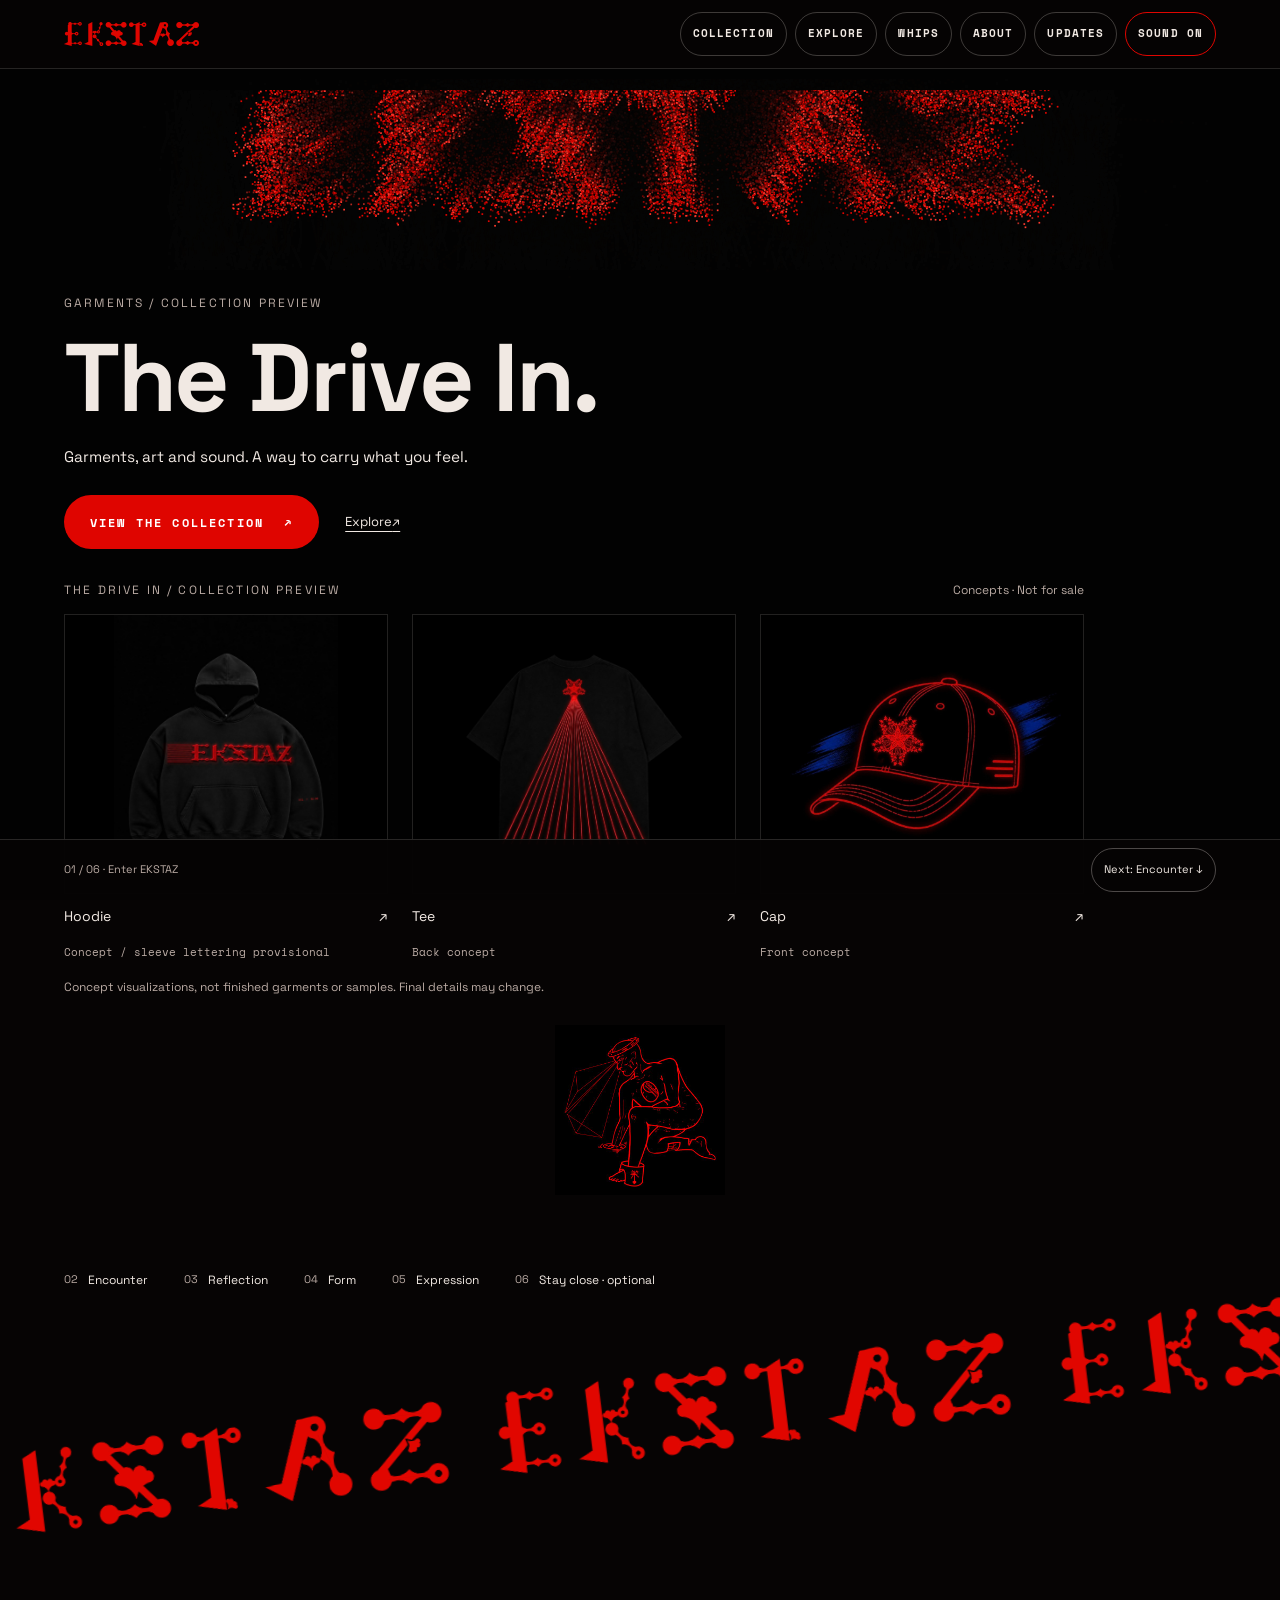
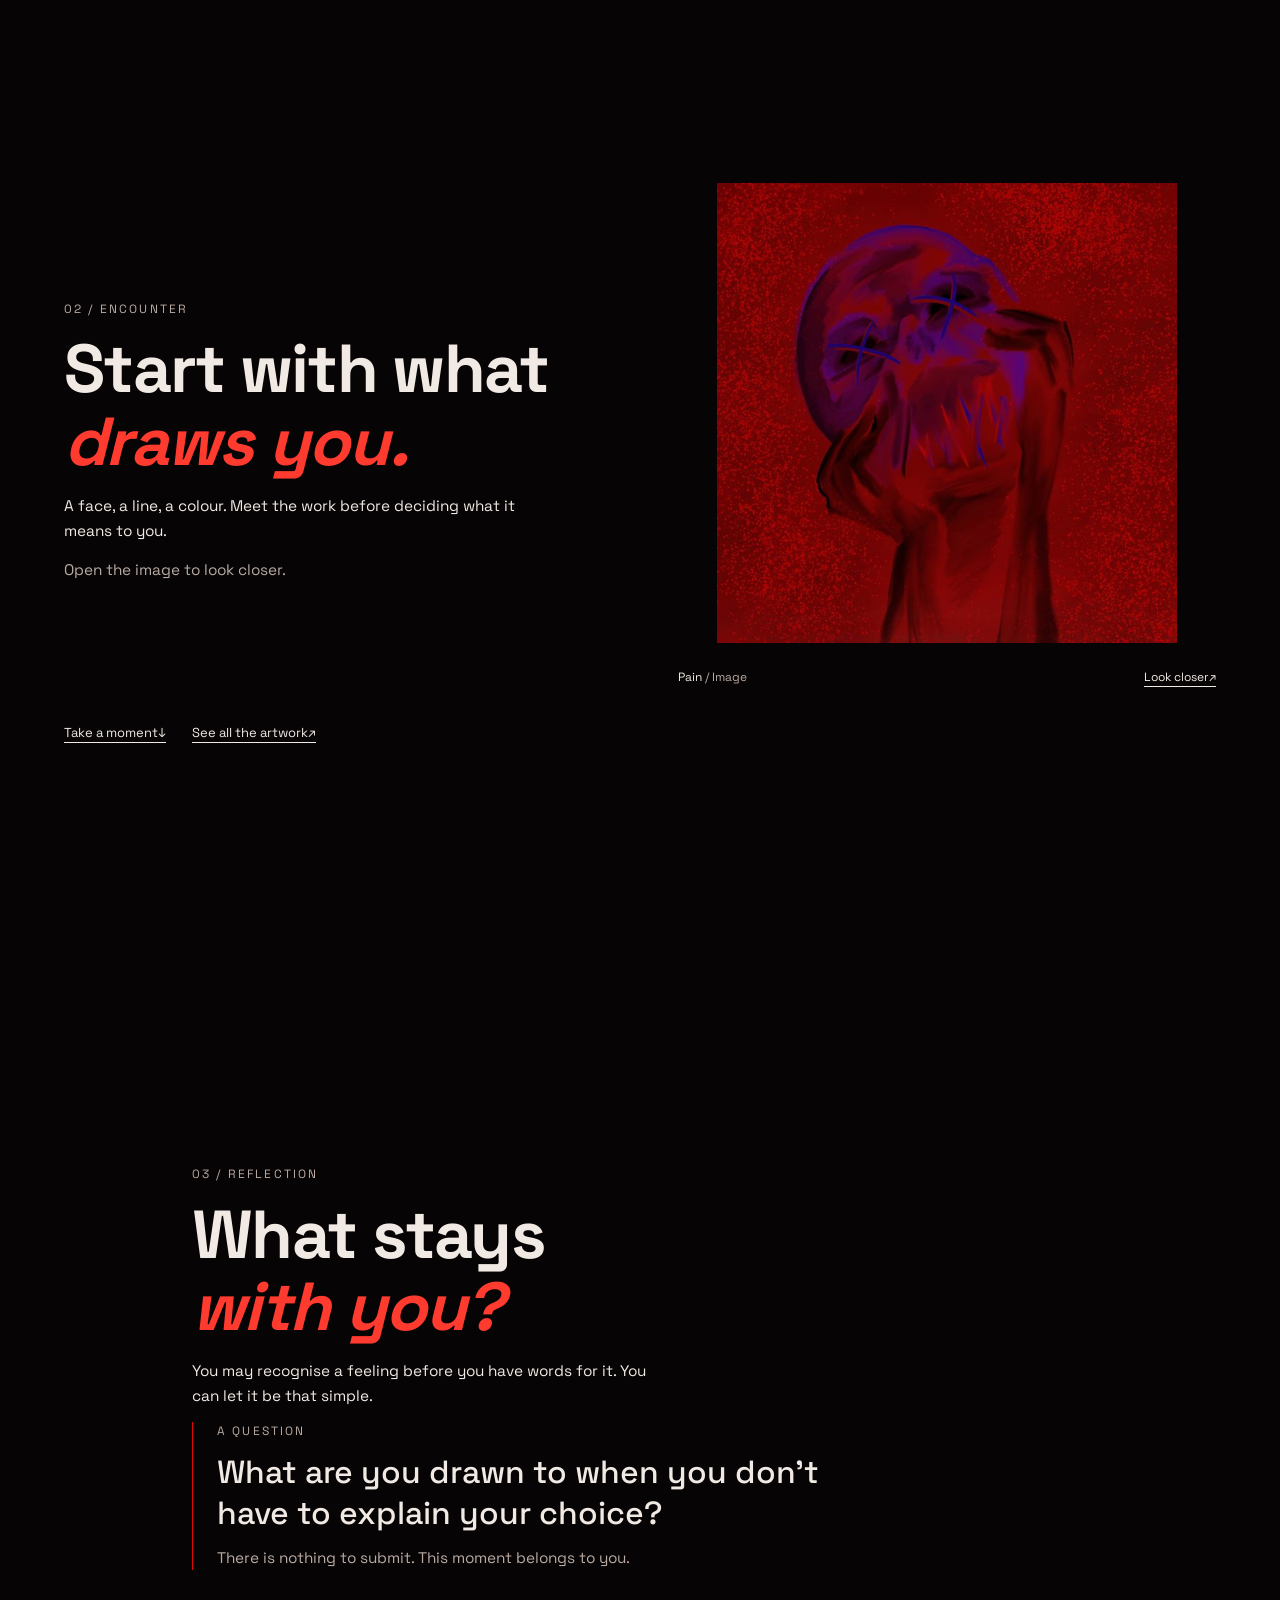
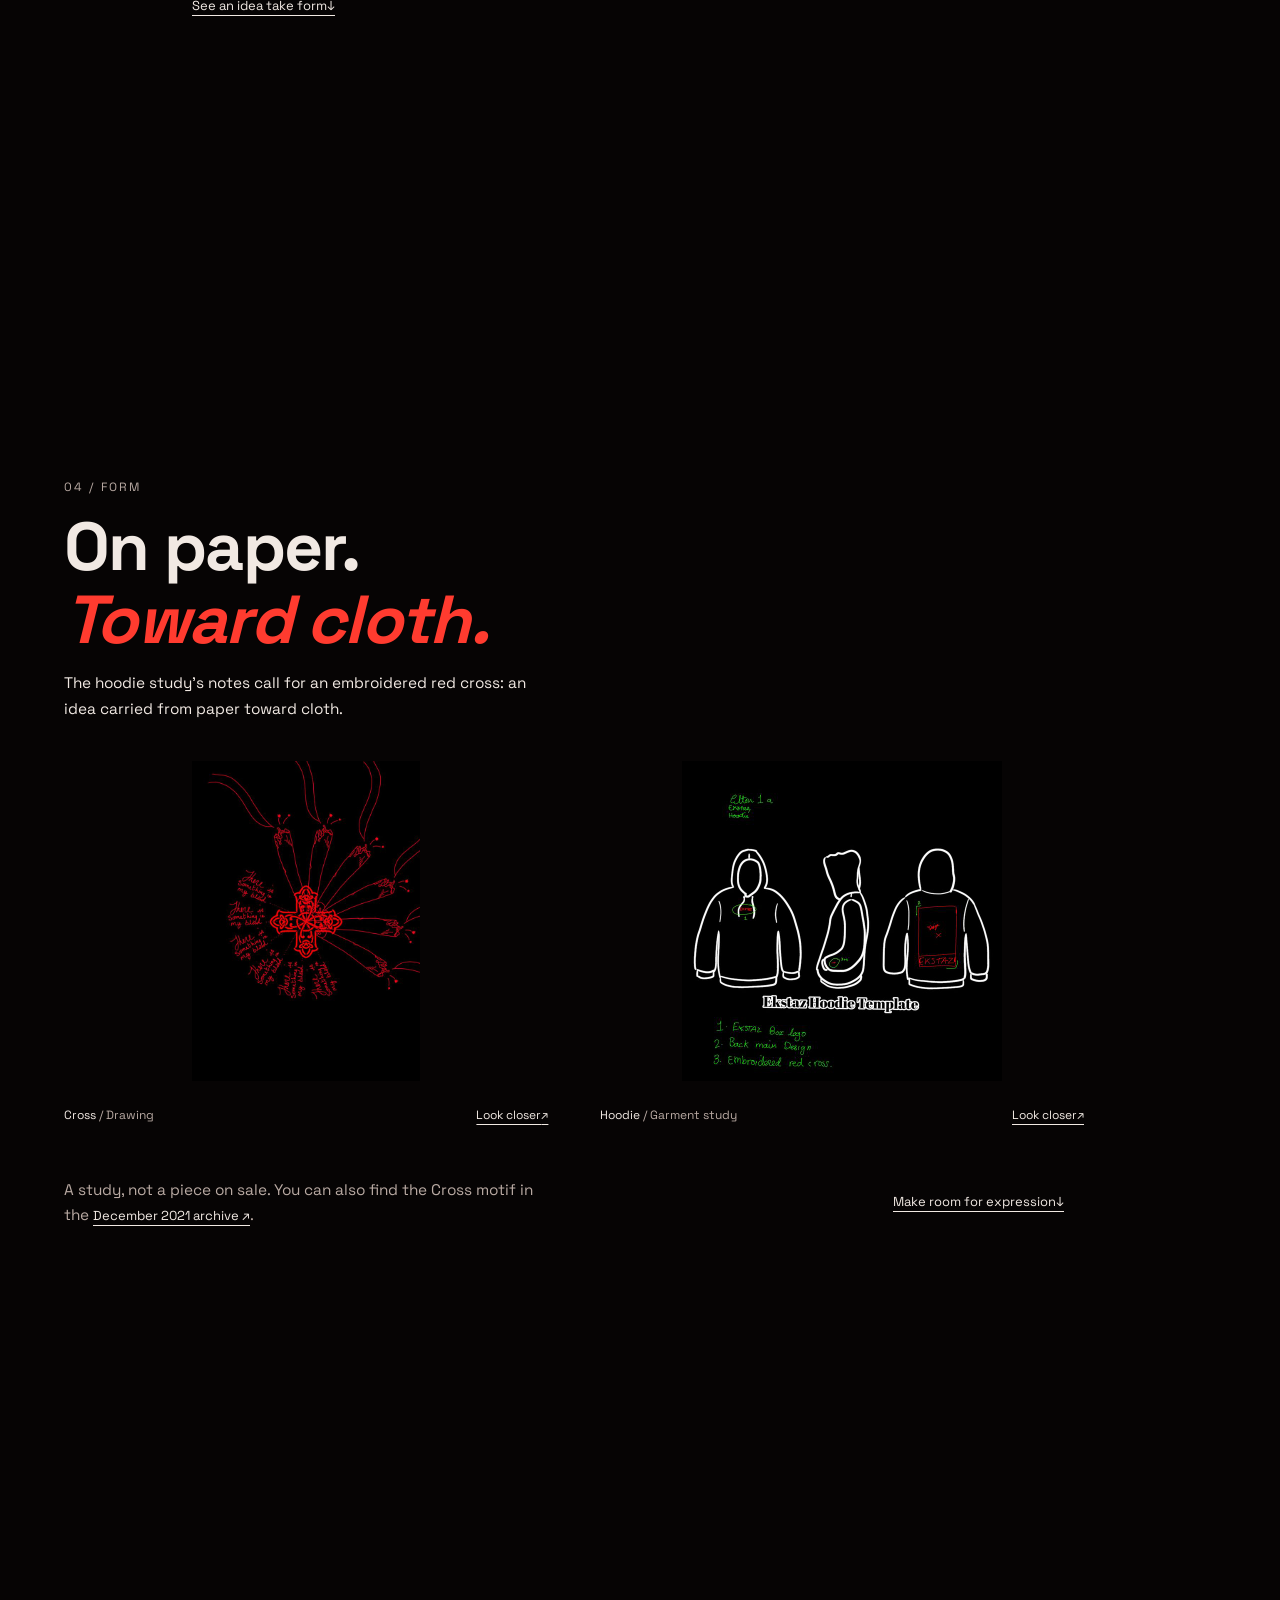
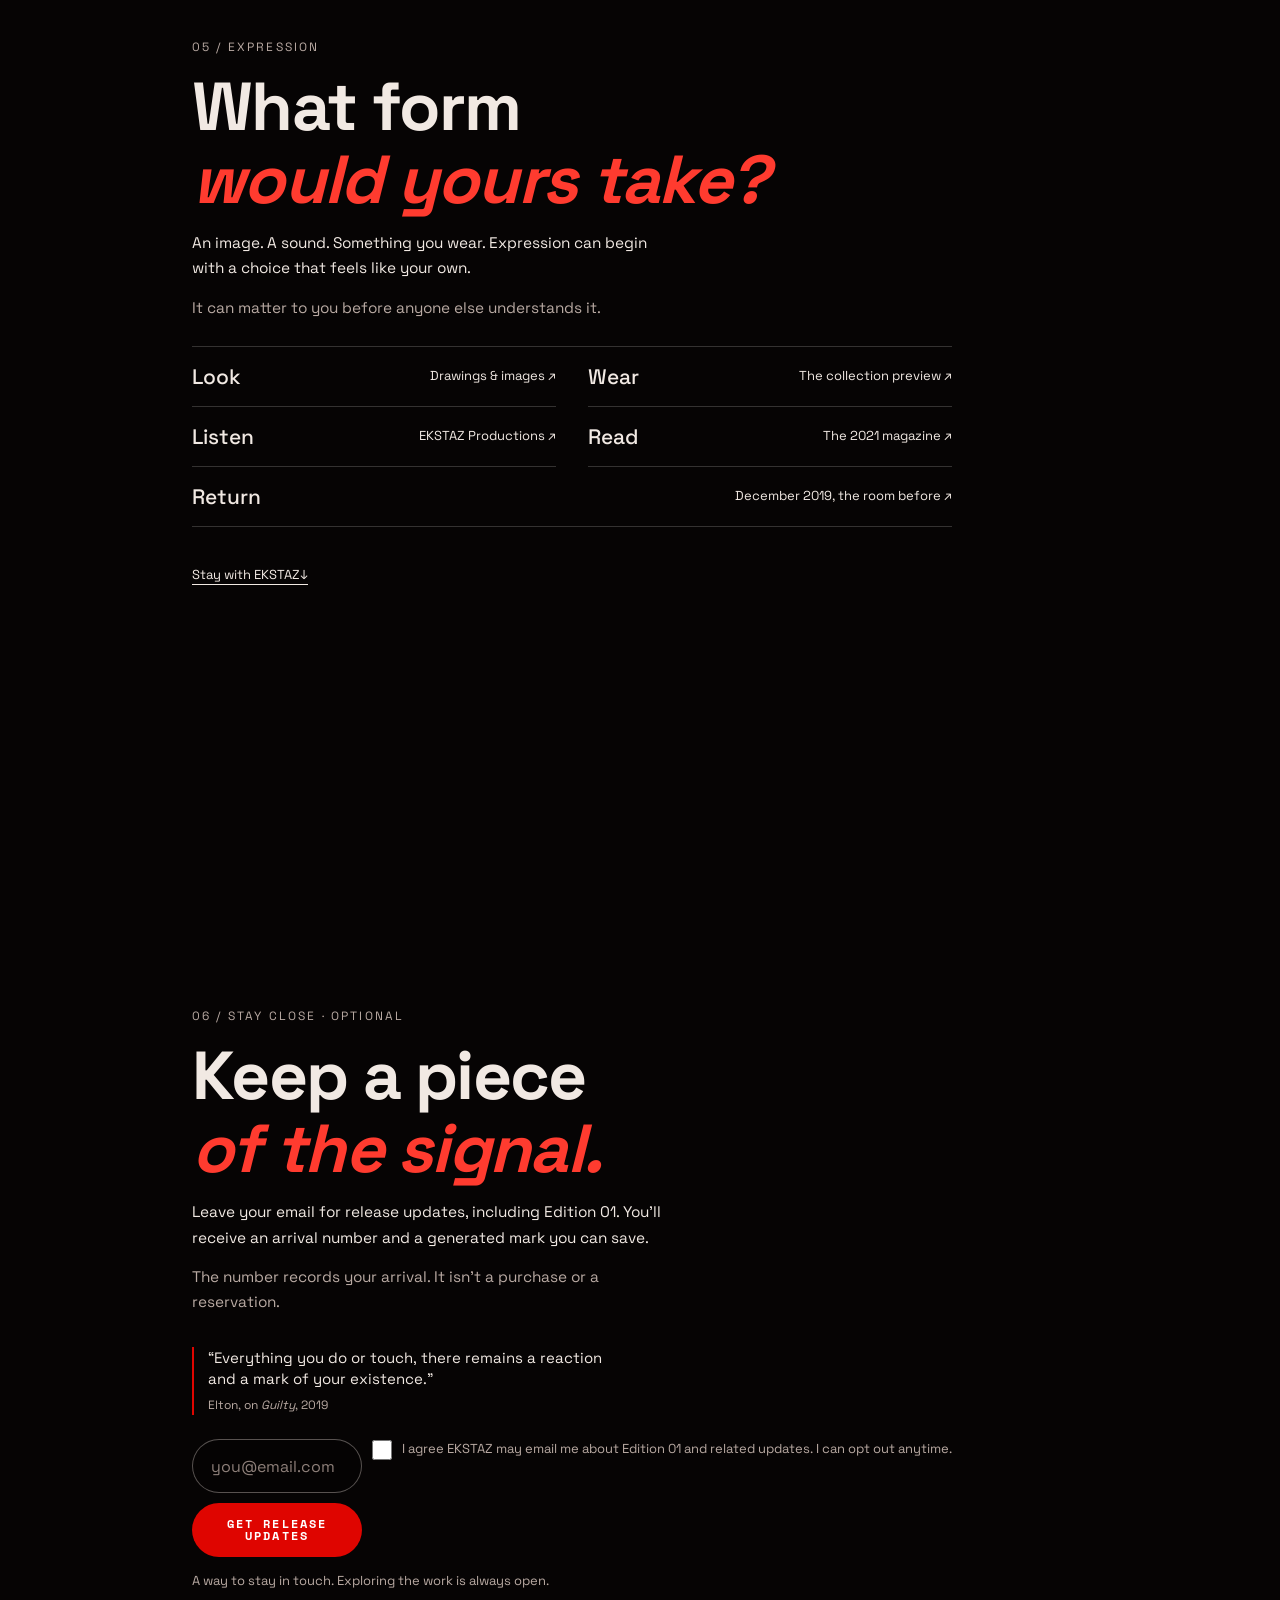
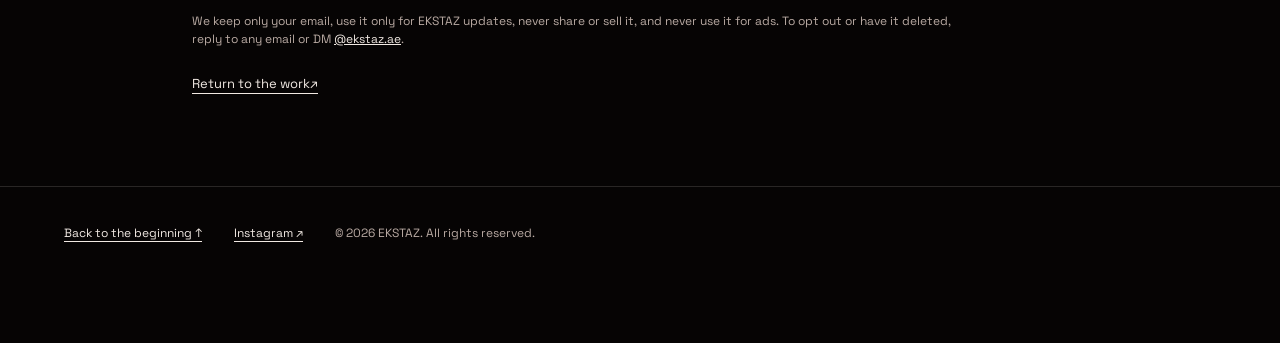
<file: index.html>
<!doctype html>
<html lang="en">
<head>
  <meta charset="utf-8">
  <meta name="viewport" content="width=device-width, initial-scale=1, viewport-fit=cover">
  <script>document.documentElement.classList.add('signal-staged');</script>
  <title>EKSTAZ — A state of recognition made tangible</title>
  <meta name="description" content="View the EKSTAZ hoodie, tee and cap concepts, or explore the art, print and sound behind the world.">
  <link rel="apple-touch-icon" href="assets/apple-touch-icon.png">
  <meta property="og:type" content="website">
  <meta property="og:url" content="https://ekstaz.art/">
  <meta property="og:title" content="EKSTAZ">
  <meta property="og:description" content="A state of recognition made tangible.">
  <meta property="og:image" content="https://ekstaz.art/assets/og.jpg">
  <meta property="og:image:width" content="1200">
  <meta property="og:image:height" content="630">
  <meta property="og:image:alt" content="EKSTAZ in red letters on black, over a faded red star">
  <meta name="twitter:card" content="summary_large_image">
  <meta name="twitter:image" content="https://ekstaz.art/assets/og.jpg">
  <link rel="canonical" href="https://ekstaz.art/">
  <meta name="theme-color" content="#060404">
  <link rel="icon" type="image/png" href="assets/favicon.png">
  <link rel="preconnect" href="https://fonts.googleapis.com">
  <link rel="preconnect" href="https://fonts.gstatic.com" crossorigin>
  <link href="https://fonts.googleapis.com/css2?family=Space+Grotesk:wght@400;500;700&family=Space+Mono:wght@400;700&display=swap" rel="stylesheet">
  <link rel="stylesheet" href="signal.css">
  <link rel="stylesheet" href="site-nav.css">
</head>
<body>
<a class="j-skip" href="#begin">Skip to the journey</a>
<canvas id="field" aria-hidden="true"></canvas>

<header class="s-bar site-header">
  <a href="/" aria-label="EKSTAZ home"><img src="assets/wordmark-crimson-sm.png" alt="EKSTAZ" width="135" height="24"></a>
  <nav class="s-nav site-nav" aria-label="Main">
    <a id="return-mark" class="s-sound" href="/" hidden>Your signal</a>
    <a class="s-sound" href="collection.html">Collection</a>
    <a class="s-sound" href="work.html">Explore</a>
    <a class="s-sound" href="whips.html">Whips</a>
    <a class="s-sound" href="about.html">About</a>
    <a class="s-sound" href="/#carry">Updates</a>
    <button type="button" id="sound" class="s-sound" aria-pressed="true">Sound on</button>
  </nav>
</header>

<main id="journey">
  <section class="state j-arrival" data-state="signal" id="begin" tabindex="-1" aria-labelledby="begin-title">
    <div class="j-visual" data-signal-stage="signal" aria-hidden="true"></div>
    <div class="s-text">
      <p class="s-label">Garments / Collection preview</p>
      <h1 class="s-line" id="begin-title">The Drive In.</h1>
      <p class="j-body">Garments, art and sound. A way to carry what you feel.</p>
      <div class="j-actions"><a class="s-btn" href="collection.html">View the collection <span aria-hidden="true">↗</span></a><a class="j-link" href="work.html">Explore <span aria-hidden="true">↗</span></a></div>
    </div>
    <div class="j-collection-preview" aria-label="Collection concepts">
      <div class="j-preview-heading"><p class="s-label">The Drive In / Collection preview</p><p class="j-muted">Concepts · Not for sale</p></div>
      <div class="j-preview-grid">
        <a class="j-preview" href="collection.html?piece=hoodie#hoodie"><img src="assets/collection/hoodie-concept.jpg" width="1023" height="1268" alt="Black hoodie concept with crimson EKSTAZ lettering across the chest"><span>Hoodie <span aria-hidden="true">↗</span></span><small>Concept / sleeve lettering provisional</small></a>
        <a class="j-preview" href="collection.html?piece=tee#tee"><img src="assets/collection/tee-concept.jpg" width="1023" height="1268" alt="Black tee concept seen from the back, with crimson lines converging toward a star"><span>Tee <span aria-hidden="true">↗</span></span><small>Back concept</small></a>
        <a class="j-preview" href="collection.html?piece=cap#cap"><img src="assets/collection/cap-concept.jpg" width="885" height="885" alt="Black cap concept drawing with a crimson ivy star and three side dashes"><span>Cap <span aria-hidden="true">↗</span></span><small>Front concept</small></a>
      </div>
      <p class="j-preview-note">Concept visualizations, not finished garments or samples. Final details may change.</p>
    </div>
    <figure class="j-hero-art"><a href="work.html?art=kenosha" aria-label="Open Kenosha, original drawing"><img src="assets/art/kenosha-sm.jpg" srcset="assets/art/kenosha-sm.jpg 640w, assets/art/kenosha.jpg 1600w" sizes="170px" width="640" height="640" alt="Red line drawing of a kneeling figure with a halo and faceted lines projecting from one eye"></a></figure>

    <nav class="j-map" aria-label="Your journey">
      <a class="j-next" href="#encounter"><span>02</span> Encounter</a>
      <a href="#reflection"><span>03</span> Reflection</a>
      <a href="#form"><span>04</span> Form</a>
      <a href="#expression"><span>05</span> Expression</a>
      <a href="#carry"><span>06</span> Stay close · optional</a>
    </nav>
  </section>

  <div class="j-band" data-band="1" aria-hidden="true"><div class="j-band-track"><span class="j-band-word"><img src="assets/letters/e.png" alt=""><img src="assets/letters/k.png" alt=""><img src="assets/letters/s.png" alt=""><img src="assets/letters/t.png" alt=""><img src="assets/letters/a.png" alt=""><img src="assets/letters/z.png" alt=""></span><span class="j-band-word"><img src="assets/letters/e.png" alt=""><img src="assets/letters/k.png" alt=""><img src="assets/letters/s.png" alt=""><img src="assets/letters/t.png" alt=""><img src="assets/letters/a.png" alt=""><img src="assets/letters/z.png" alt=""></span><span class="j-band-word"><img src="assets/letters/e.png" alt=""><img src="assets/letters/k.png" alt=""><img src="assets/letters/s.png" alt=""><img src="assets/letters/t.png" alt=""><img src="assets/letters/a.png" alt=""><img src="assets/letters/z.png" alt=""></span><span class="j-band-word"><img src="assets/letters/e.png" alt=""><img src="assets/letters/k.png" alt=""><img src="assets/letters/s.png" alt=""><img src="assets/letters/t.png" alt=""><img src="assets/letters/a.png" alt=""><img src="assets/letters/z.png" alt=""></span><span class="j-band-word"><img src="assets/letters/e.png" alt=""><img src="assets/letters/k.png" alt=""><img src="assets/letters/s.png" alt=""><img src="assets/letters/t.png" alt=""><img src="assets/letters/a.png" alt=""><img src="assets/letters/z.png" alt=""></span></div></div>

  <section class="state j-encounter" data-state="image" id="encounter" tabindex="-1" aria-labelledby="encounter-title">
    <div class="j-visual" data-signal-stage="image" aria-hidden="true"></div>
    <div class="j-layout">
      <div class="s-text">
        <p class="s-label">02 / Encounter</p>
        <h2 class="s-line" id="encounter-title">Start with what<br><em>draws you.</em></h2>
        <p class="j-body">A face, a line, a colour. Meet the work before deciding what it means to you.</p>
        <p class="j-body j-muted">Open the image to look closer.</p>
      </div>
      <figure class="j-art j-glitchable" id="encounter-art" tabindex="-1" data-journey-stop="See the image">
        <a href="work.html?art=pain" aria-label="Open Pain, original image"><img src="assets/art/pain.jpg" srcset="assets/art/pain-sm.jpg 640w, assets/art/pain.jpg 1200w" sizes="(min-width: 900px) 44vw, 90vw" width="1200" height="1200" loading="lazy" alt="Distorted face washed in red"><span class="j-glitch" aria-hidden="true"><img src="assets/art/glitch/pain-1.jpg" alt=""><img src="assets/art/glitch/pain-2.jpg" alt=""><img src="assets/art/glitch/pain-3.jpg" alt=""></span></a>
        <figcaption><span>Pain <span class="j-muted">/ Image</span></span><a href="work.html?art=pain">Look closer <span aria-hidden="true">↗</span></a></figcaption>
      </figure>
    </div>
    <div class="j-actions"><a class="j-link j-next" href="#reflection">Take a moment <span aria-hidden="true">↓</span></a><a class="j-link" href="work.html#work">See all the artwork <span aria-hidden="true">↗</span></a></div>
  </section>

  <section class="state j-reflection" data-state="sound" id="reflection" tabindex="-1" aria-labelledby="reflection-title">
    <div class="j-visual" data-signal-stage="sound" aria-hidden="true"></div>
    <div class="s-text">
      <p class="s-label">03 / Reflection</p>
      <h2 class="s-line" id="reflection-title">What stays<br><em>with you?</em></h2>
      <p class="j-body">You may recognise a feeling before you have words for it. You can let it be that simple.</p>
      <div class="j-pause">
        <p class="s-label">A question</p>
        <p class="j-question">What are you drawn to when you don’t have to explain your choice?</p>
        <p class="j-body j-muted">There is nothing to submit. This moment belongs to you.</p>
      </div>
      <a class="j-link j-next" href="#form">See an idea take form <span aria-hidden="true">↓</span></a>
    </div>
  </section>

  <section class="state j-form" data-state="garment" id="form" tabindex="-1" aria-labelledby="form-title">
    <div class="j-visual" data-signal-stage="garment" aria-hidden="true"></div>
    <div class="s-text">
      <p class="s-label">04 / Form</p>
      <h2 class="s-line" id="form-title">On paper.<br><em>Toward cloth.</em></h2>
      <p class="j-body">The hoodie study’s notes call for an embroidered red cross: an idea carried from paper toward cloth.</p>
    </div>
    <div class="j-studies">
      <figure class="j-art" id="cross-study" tabindex="-1" data-journey-stop="See the drawing"><a href="work.html?art=cross" aria-label="Open Cross, original drawing"><img src="assets/art/cross-sm.jpg" width="640" height="896" loading="lazy" alt="Red pencil sketch of an ornate cross with handwritten notes radiating outward"></a><figcaption><span>Cross <span class="j-muted">/ Drawing</span></span><a href="work.html?art=cross">Look closer <span aria-hidden="true">↗</span></a></figcaption></figure>
      <figure class="j-art" id="hoodie-study" tabindex="-1" data-journey-stop="See the garment study"><a href="work.html?art=hoodie-study" aria-label="Open the hoodie study"><img src="assets/art/blueprint-sm.jpg" width="640" height="640" loading="lazy" alt="Hand-drawn EKSTAZ hoodie template: front, side and back views"></a><figcaption><span>Hoodie <span class="j-muted">/ Garment study</span></span><a href="work.html?art=hoodie-study">Look closer <span aria-hidden="true">↗</span></a></figcaption></figure>
    </div>
    <div class="j-form-end"><p class="j-body j-muted">A study, not a piece on sale. You can also find the Cross motif in the <a class="j-link" href="magazine.html?page=12">December 2021 archive <span aria-hidden="true">↗</span></a>.</p><a class="j-link j-next" href="#expression">Make room for expression <span aria-hidden="true">↓</span></a></div>
  </section>

  <section class="state j-expression" data-state="world" id="expression" tabindex="-1" aria-labelledby="expression-title">
    <div class="j-visual" data-signal-stage="world" aria-hidden="true"></div>
    <div class="s-text">
      <p class="s-label">05 / Expression</p>
      <h2 class="s-line" id="expression-title">What form<br><em>would yours take?</em></h2>
      <p class="j-body">An image. A sound. Something you wear. Expression can begin with a choice that feels like your own.</p>
      <p class="j-body j-muted">It can matter to you before anyone else understands it.</p>
      <nav class="j-paths" aria-label="Ways to continue exploring">
        <a href="work.html#work"><span>Look</span><span>Drawings &amp; images <span aria-hidden="true">↗</span></span></a>
        <a href="collection.html"><span>Wear</span><span>The collection preview <span aria-hidden="true">↗</span></span></a>
        <a href="work.html#productions"><span>Listen</span><span>EKSTAZ Productions <span aria-hidden="true">↗</span></span></a>
        <a href="magazine.html"><span>Read</span><span>The 2021 magazine <span aria-hidden="true">↗</span></span></a>
        <a href="work.html#before"><span>Return</span><span>December 2019, the room before <span aria-hidden="true">↗</span></span></a>
      </nav>
      <a class="j-link j-next" href="#carry">Stay with EKSTAZ <span aria-hidden="true">↓</span></a>
    </div>
  </section>

  <section class="state state-join" data-state="carry" id="carry" tabindex="-1" aria-labelledby="carry-title">
    <div class="j-visual" data-signal-stage="carry" aria-hidden="true"></div>
    <div class="s-text">
      <p class="s-label">06 / Stay close · Optional</p>
      <h2 class="s-line" id="carry-title">Keep a piece<br><em>of the signal.</em></h2>
      <p class="j-body">Leave your email for release updates, including Edition 01. You’ll receive an arrival number and a generated mark you can save.</p>
      <p class="j-body j-muted">The number records your arrival. It isn’t a purchase or a reservation.</p>
      <blockquote class="j-quote"><p>“Everything you do or touch, there remains a reaction and a mark of your existence.”</p><footer>Elton, on <cite>Guilty</cite>, 2019</footer></blockquote>
      <form class="s-join" id="join" action="/api/join" method="post" novalidate>
        <label class="sr-only" for="email">Email address for release updates</label>
        <input id="email" name="email" type="email" inputmode="email" autocomplete="email" autocapitalize="off" spellcheck="false" required placeholder="you@email.com" aria-describedby="join-status">
        <input class="sr-only" type="text" name="website" tabindex="-1" autocomplete="off" aria-hidden="true">
        <label class="s-consent"><input type="checkbox" name="consent" required> I agree EKSTAZ may email me about Edition 01 and related updates. I can opt out anytime.</label>
        <button type="submit" class="s-btn" disabled>Get release updates</button>
      </form>
      <p class="s-status" id="join-status" role="status" aria-live="polite">A way to stay in touch. Exploring the work is always open.</p>
      <p class="s-privacy">We keep only your email, use it only for EKSTAZ updates, never share or sell it, and never use it for ads. To opt out or have it deleted, reply to any email or DM <a href="https://www.instagram.com/ekstaz.ae" rel="noopener">@ekstaz.ae</a>.</p>
      <noscript><p class="j-body">Enable JavaScript to sign up. You can explore all the artwork and the magazine without it.</p></noscript>
      <a class="j-link" href="work.html#work">Return to the work <span aria-hidden="true">↗</span></a>
    </div>
  </section>
</main>

<footer class="j-foot"><a href="#begin">Back to the beginning ↑</a><a href="https://www.instagram.com/ekstaz.ae" rel="noopener">Instagram ↗</a><p>© 2026 EKSTAZ. All rights reserved.</p></footer>
<nav class="j-progress" id="journey-progress" aria-label="Journey progress" hidden><span id="journey-position">01 / 06 · Enter EKSTAZ</span><a id="journey-next" href="#encounter">Next: Encounter <span aria-hidden="true">↓</span></a></nav>

<dialog class="s-card" id="card" aria-labelledby="card-title">
  <p class="s-label" id="card-title">Your signal</p>
  <canvas id="sigil" width="1080" height="1350" aria-label="Your EKSTAZ signal mark"></canvas>
  <p class="s-status" id="card-note" role="status" aria-live="polite"></p>
  <input id="mark-link" type="text" readonly hidden aria-label="Your signal link">
  <div class="s-card-actions">
    <button type="button" class="s-btn" id="save">Save image</button>
    <button type="button" class="s-btn s-btn-ghost" id="share" hidden>Share</button>
    <button type="button" class="s-btn s-btn-ghost" id="copy-mark-link">Copy link</button>
    <button type="button" class="s-btn s-btn-ghost" id="close">Close</button>
  </div>
</dialog>

<script src="drone.js" defer></script>
<script src="signal.js" defer></script>
<script src="journey.js" defer></script>
</body>
</html>
</file>
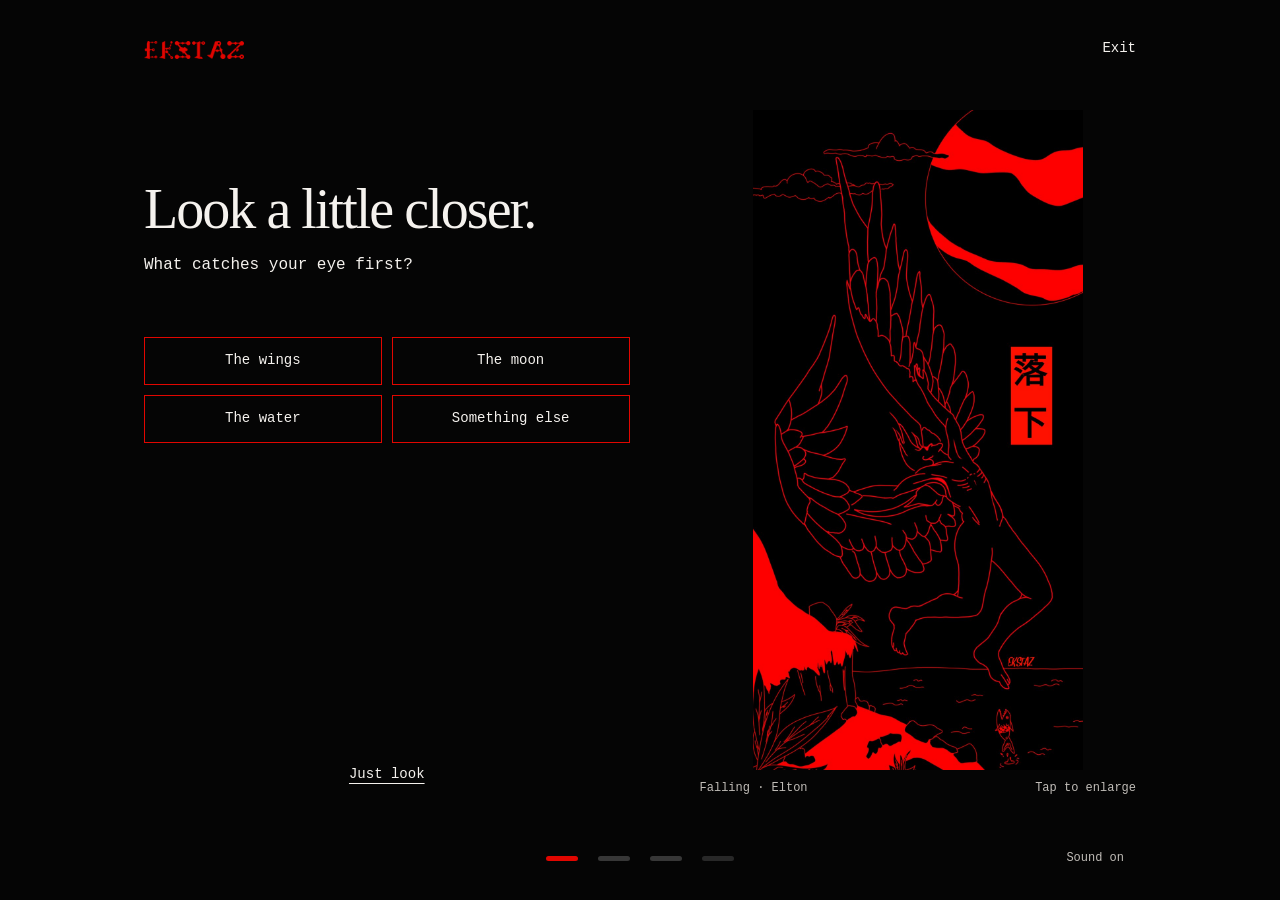
<file: second-look/index.html>
<!doctype html>
<html lang="en" data-drone="quiet"><head>
<meta charset="utf-8"><meta name="viewport" content="width=device-width,initial-scale=1"><meta name="theme-color" content="#050505"><meta name="robots" content="noindex,nofollow"><meta name="description" content="An encounter with Falling, by Elton. Take a second look at one ordinary moment of your own."><title>EKSTAZ — A second look</title><link rel="icon" href="/assets/favicon.png"><link rel="stylesheet" href="/second-look/style.css"><script src="/second-look/app.js" defer></script><script src="/drone.js" defer></script>
</head><body><a class="skip-link" href="#main">Skip to the encounter</a><div class="shell">
<header><a class="logo-link" href="https://ekstaz.art" aria-label="EKSTAZ home"><img class="logo" src="/assets/wordmark-crimson-sm.png" alt="EKSTAZ"></a><a class="exit" href="https://ekstaz.art">Exit</a></header>
<main id="main">
<section class="step" data-step="0" aria-labelledby="look-title">
<h1 id="look-title" tabindex="-1">Look a little closer.</h1><p class="intro">What catches your eye first?</p>
<figure class="first-art"><button class="art-open" type="button" aria-label="Enlarge Falling, by Elton"><img src="/assets/art/falling.jpg" width="1000" height="2000" alt="Falling: a crimson winged figure drops headfirst toward water, beneath a large moon, on black."></button><figcaption>Falling · Elton <span>Tap to enlarge</span></figcaption></figure>
<div class="choices" aria-label="Choose what caught your eye"><button type="button" data-detail="The wings">The wings</button><button type="button" data-detail="The moon">The moon</button><button type="button" data-detail="The water">The water</button><button type="button" data-detail="Something else">Something else</button></div><button class="text-button" type="button" data-go="1">Just look</button>
</section>
<section class="step" data-step="1" aria-labelledby="reading-title" hidden>
<h1 id="reading-title" tabindex="-1">Another way in.</h1><p class="noticed" id="noticed" hidden></p>
<div class="reading-layout"><button class="art-open reading-art" type="button" aria-label="Enlarge Falling, by Elton"><img src="/assets/art/falling.jpg" width="1000" height="2000" alt="Falling, by Elton, in its original proportions and colours."></button><div class="reading-text"><p class="label">Elton’s words</p><blockquote id="elton-words">From the outside a life can look polished. Up close it is a set of problems, and the fall begins when the combination is the kind you cannot carry. Winged, and still dropping, between order and chaos. Not because he leapt. Because he could not balance what was already in his hands.</blockquote></div></div>
<p class="permission">Elton’s words move from the outside of a life to up close. You can do the same with any moment of your own. It doesn’t need to be heavy, and ordinary counts.</p><div class="actions"><button class="primary" type="button" data-go="2">Try this with your day</button><button class="text-button" type="button" data-go="0">Keep looking</button></div>
</section>
<section class="step" data-step="2" aria-labelledby="make-title" hidden>
<h1 id="make-title" tabindex="-1">There’s more to an ordinary moment.</h1><p class="intro">Think of one small moment from today. Fill in one line or both.</p>
<p class="noticed" id="noticed-bridge" hidden></p>
<form id="moment-form"><label for="outside">From the outside</label><input id="outside" name="outside" type="text" maxlength="140" autocomplete="off" placeholder="A quiet bus ride" dir="auto" aria-describedby="outside-hint"><p class="field-hint" id="outside-hint">What someone else might have seen.</p><label for="inside">Up close</label><textarea id="inside" name="inside" rows="3" maxlength="240" placeholder="The first bit of silence I had all day." dir="auto" aria-describedby="inside-hint"></textarea><p class="field-hint" id="inside-hint">What you noticed, in a few words.</p><p id="form-error" class="error" role="alert" hidden></p><button class="primary" type="submit">See my words</button></form>
<button id="example-toggle" class="text-button" type="button" aria-expanded="false" aria-controls="example">Need a way in?</button>
<div id="example" class="example" hidden>
<p class="label">You could start with</p>
<ul class="starters"><li>somewhere you waited</li><li>something you held</li><li>a sound nearby</li><li>a place you passed through</li></ul>
<p class="label">Or an example</p>
<p><span>From the outside</span>A quiet bus ride.</p>
<p><span>Up close</span>The first bit of silence I had all day.</p>
<button id="use-example" class="text-button" type="button">Try with these words</button>
</div>
<p class="privacy">Your words stay on this page unless you save or share them.</p><button class="text-button back" type="button" data-go="1">Back to the work</button>
</section>
<section class="step" data-step="3" aria-labelledby="result-title" hidden>
<h1 id="result-title" tabindex="-1">Your second look.</h1><div class="keepsake"><p class="label" id="outside-label">From the outside</p><p class="result-line" id="outside-result" dir="auto"></p><hr id="result-rule"><p class="label" id="inside-label">Up close</p><p class="result-line" id="inside-result" dir="auto"></p></div>
<p class="noticed" id="noticed-result" hidden></p>
<p class="takeaway">One thing to take into tomorrow: notice a moment you would usually walk past.</p><div class="actions"><button class="primary" id="save" type="button">Keep this as an image</button><button class="text-button" type="button" data-go="2">Edit my words</button></div><p id="save-status" class="save-status" role="status" aria-live="polite"></p>
<div id="saved-preview" hidden><img id="saved-image" alt="Your two lines as an image to keep."><a class="primary download" id="download" download="EKSTAZ-my-second-look.png">Download image</a><p class="field-hint">On iPhone, you can also touch and hold the image to save it.</p><button class="text-button" id="share" type="button" hidden>Share image</button></div><a class="text-button continue-link" href="https://ekstaz.art/work.html?art=falling">Return to Falling</a>
</section><noscript><p>This interactive concept needs JavaScript. You can still view the artwork above or <a href="https://ekstaz.art/work.html?art=falling">read Elton’s words on EKSTAZ</a>.</p></noscript>
</main><footer><nav class="progress" aria-label="Encounter progress"><button type="button" data-go="0" aria-label="Look" aria-current="step"></button><button type="button" data-go="1" aria-label="Elton’s words"></button><button type="button" data-go="2" aria-label="Your moment"></button><button type="button" data-go="3" aria-label="Your second look" disabled></button></nav><button type="button" id="sound" class="sound" aria-pressed="true">Sound on</button></footer>
</div><dialog id="art-dialog" aria-label="Falling, by Elton"><div class="dialog-bar"><span>Falling · Elton</span><button type="button" id="close-art">Close</button></div><img src="/assets/art/falling.jpg" width="1000" height="2000" alt="Original Falling artwork, by Elton. A winged figure falls toward water beneath a moon."></dialog></body></html>
</file>
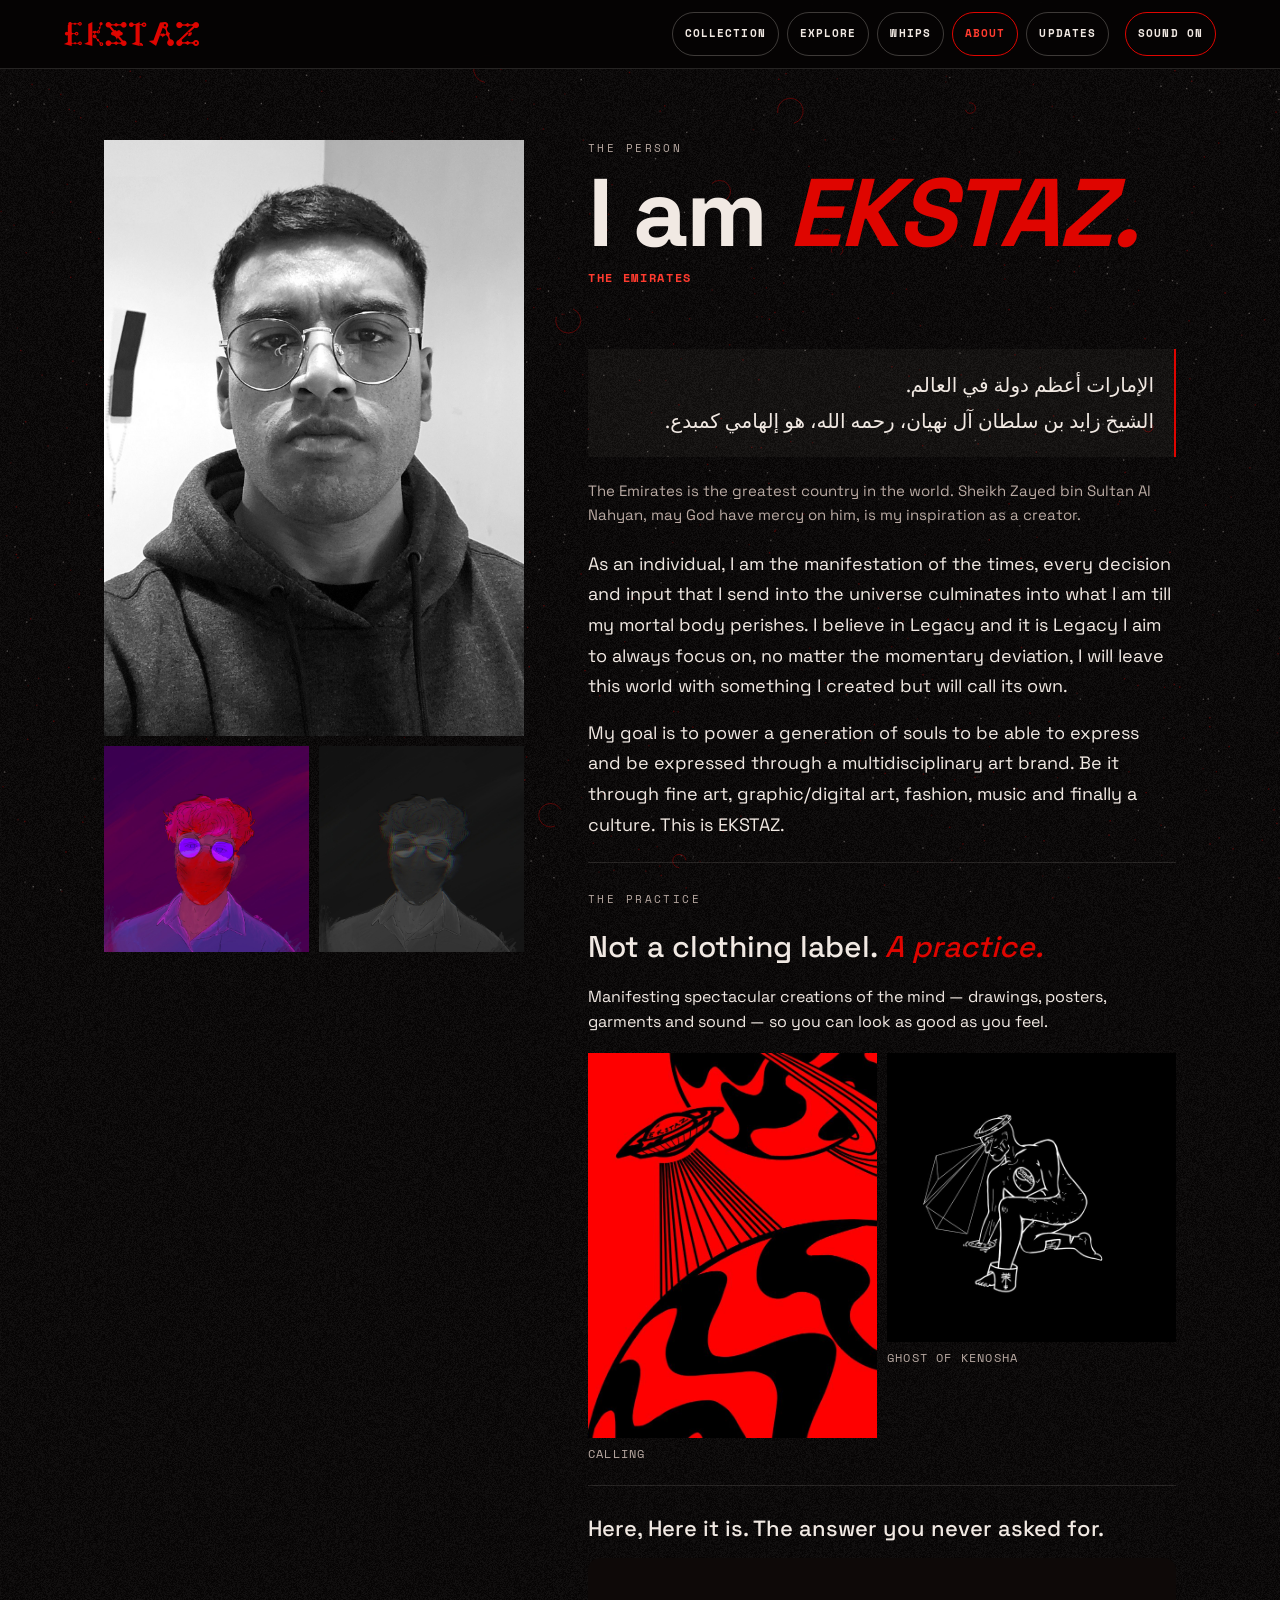
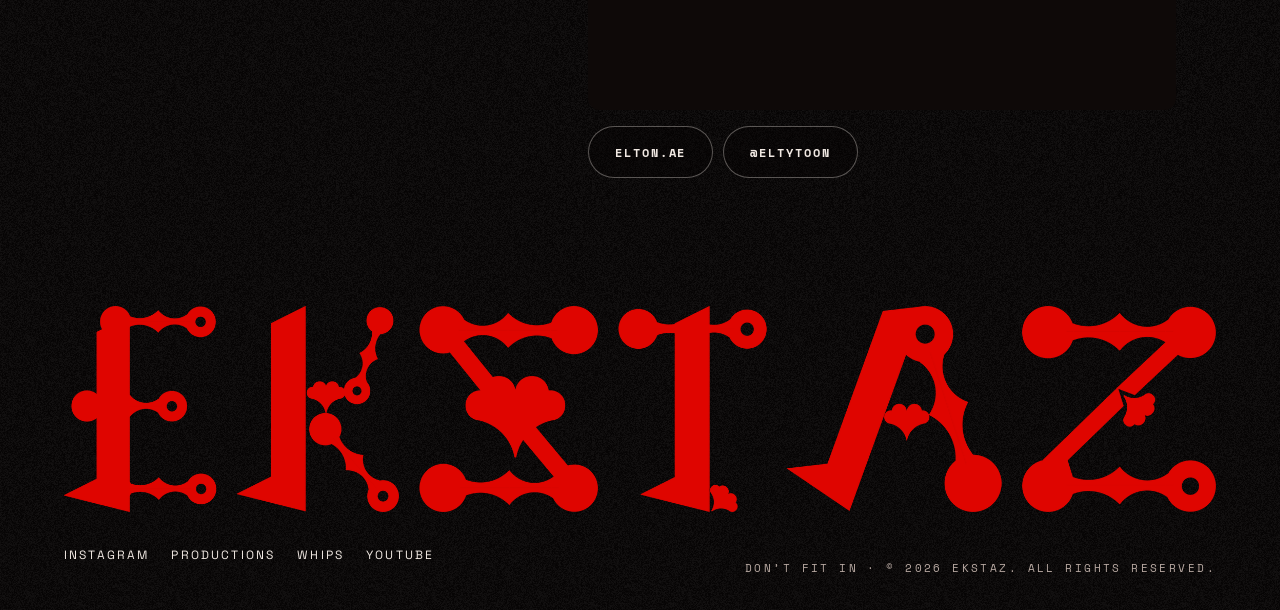
<file: about.html>
<!doctype html>
<html lang="en" data-drone="quiet">
<head>
  <meta charset="utf-8">
  <meta name="viewport" content="width=device-width, initial-scale=1, viewport-fit=cover">
  <title>About · EKSTAZ</title>
  <meta name="description" content="EKSTAZ is a multidisciplinary art brand from the Emirates. Drawings, posters, garments and sound.">
  <link rel="canonical" href="https://ekstaz.art/about.html">
  <meta name="theme-color" content="#060404">
  <link rel="icon" type="image/png" href="assets/favicon.png">
  <link rel="apple-touch-icon" href="assets/apple-touch-icon.png">
  <meta property="og:type" content="website">
  <meta property="og:url" content="https://ekstaz.art/about.html">
  <meta property="og:title" content="About · EKSTAZ">
  <meta property="og:description" content="The person behind EKSTAZ, and the practice.">
  <meta property="og:image" content="https://ekstaz.art/assets/og.jpg">
  <meta name="twitter:card" content="summary_large_image">
  <meta name="twitter:image" content="https://ekstaz.art/assets/og.jpg">
  <link rel="preconnect" href="https://fonts.googleapis.com">
  <link rel="preconnect" href="https://fonts.gstatic.com" crossorigin>
  <link href="https://fonts.googleapis.com/css2?family=Space+Grotesk:wght@400;500;700&family=Space+Mono:wght@400;700&display=swap" rel="stylesheet">
  <link rel="stylesheet" href="styles.css">
  <link rel="stylesheet" href="site-nav.css">
  <link rel="stylesheet" href="pages.css">
</head>
<body>
<canvas id="field" aria-hidden="true"></canvas>

<header class="bar site-header">
  <a class="bar-logo" href="/" aria-label="EKSTAZ home"><img src="assets/wordmark-crimson-sm.png" alt="EKSTAZ" width="135" height="24"></a>
  <nav class="bar-nav site-nav" aria-label="Main">
    <a href="collection.html">Collection</a>
    <a href="work.html">Explore</a>
    <a href="whips.html">Whips</a>
    <a href="about.html" aria-current="page">About</a>
    <a href="/#carry">Updates</a>
  </nav>
  <div class="bar-end"><a id="return-mark" class="bar-return" href="/" hidden>Your signal</a><button type="button" id="sound" class="bar-sound" aria-pressed="true">Sound on</button></div>
</header>

<main class="page">
  <div class="about-grid">
    <div class="about-photos">
      <img class="about-main" src="assets/about/elton.jpg" width="1268" height="1800" alt="Elton D'Souza">
      <img src="assets/about/elty.jpg" loading="lazy" alt="Elty, drawn">
      <img src="assets/about/elty-glitch.jpg" loading="lazy" alt="Elty, glitched">
    </div>

    <div class="about-copy">
      <header class="page-head">
        <p class="label">The person</p>
        <h1 class="sec-title">I am <em>EKSTAZ.</em></h1>
        <p class="about-place">The Emirates</p>
      </header>

      <div class="about-arabic" lang="ar" dir="rtl">
        <p>الإمارات أعظم دولة في العالم.</p>
        <p>الشيخ زايد بن سلطان آل نهيان، رحمه الله، هو إلهامي كمبدع.</p>
      </div>
      <p class="about-translation">The Emirates is the greatest country in the world. Sheikh Zayed bin Sultan Al Nahyan, may God have mercy on him, is my inspiration as a creator.</p>

      <div class="about-statement">
        <p>As an individual, I am the manifestation of the times, every decision and input that I send into the universe culminates into what I am till my mortal body perishes. I believe in Legacy and it is Legacy I aim to always focus on, no matter the momentary deviation, I will leave this world with something I created but will call its own.</p>
        <p>My goal is to power a generation of souls to be able to express and be expressed through a multidisciplinary art brand. Be it through fine art, graphic/digital art, fashion, music and finally a culture. This is EKSTAZ.</p>
      </div>

      <section class="about-practice" aria-labelledby="practice-title">
        <p class="label" id="practice-title">The practice</p>
        <p class="lead">Not a clothing label. <em>A practice.</em></p>
        <p>Manifesting spectacular creations of the mind — drawings, posters, garments and sound — so you can look as good as you feel.</p>
        <div class="about-figures">
          <figure><img src="assets/art/dont-fit-in-sm.jpg" width="640" height="853" loading="lazy" alt="Red and black poster of a flying saucer beaming over a planet"><figcaption>Calling</figcaption></figure>
          <figure><img src="assets/art/before-thee-sm.jpg" width="640" height="640" loading="lazy" alt="White line drawing of a kneeling figure with a halo and an open chest exposing the spine"><figcaption>Ghost of Kenosha</figcaption></figure>
        </div>
      </section>

      <section class="about-listen" aria-labelledby="listen-title">
        <h2 id="listen-title">Here, Here it is. The answer you never asked for.</h2>
        <iframe title="Here, Here it is. The answer you never asked for. (Spotify playlist)" src="https://open.spotify.com/embed/playlist/0GJP9Pcf1IijoN5uE7RCBP?utm_source=generator&amp;theme=0" height="152" allow="autoplay; clipboard-write; encrypted-media; fullscreen; picture-in-picture" loading="lazy"></iframe>
        <div class="about-links">
          <a class="btn btn-ghost" href="https://www.instagram.com/elton.ae" rel="noopener">elton.ae</a>
          <a class="btn btn-ghost" href="https://www.youtube.com/@eltytoon" rel="noopener">@eltytoon</a>
        </div>
      </section>
    </div>
  </div>
</main>

<footer class="foot" data-reveal>
  <img class="foot-mark" src="assets/wordmark-crimson.png" alt="EKSTAZ" width="2246" height="400" loading="lazy">
  <nav class="foot-links" aria-label="Social">
    <a href="https://www.instagram.com/ekstaz.ae" rel="noopener">Instagram</a>
    <a href="https://www.instagram.com/ekstaz.productions" rel="noopener">Productions</a>
    <a href="https://www.instagram.com/ekstaz.whips" rel="noopener">Whips</a>
    <a href="https://www.youtube.com/@ekstazdesign4151" rel="noopener">YouTube</a>
  </nav>
  <p class="label">Don’t fit in · © 2026 EKSTAZ. All rights reserved.</p>
</footer>

<script src="drone.js" defer></script>
<script src="ambient.js" defer></script>
</body>
</html>
</file>
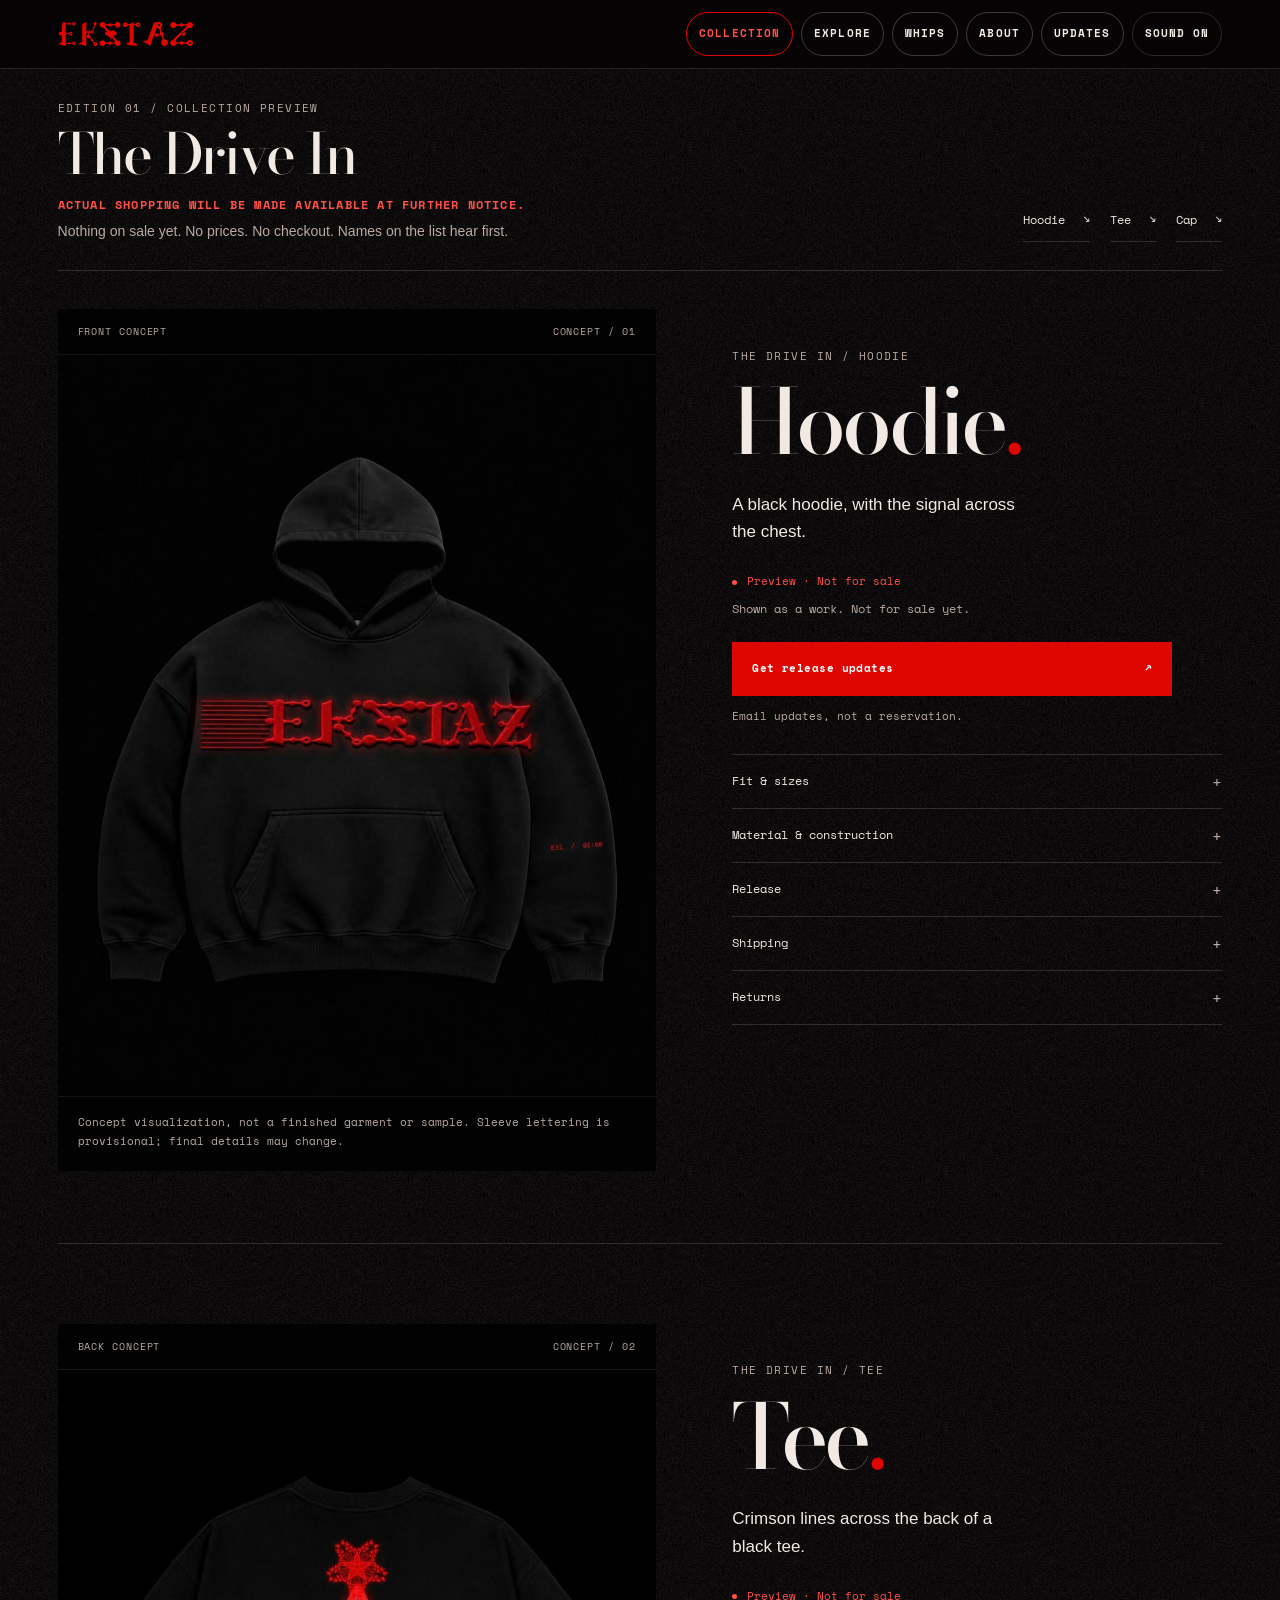
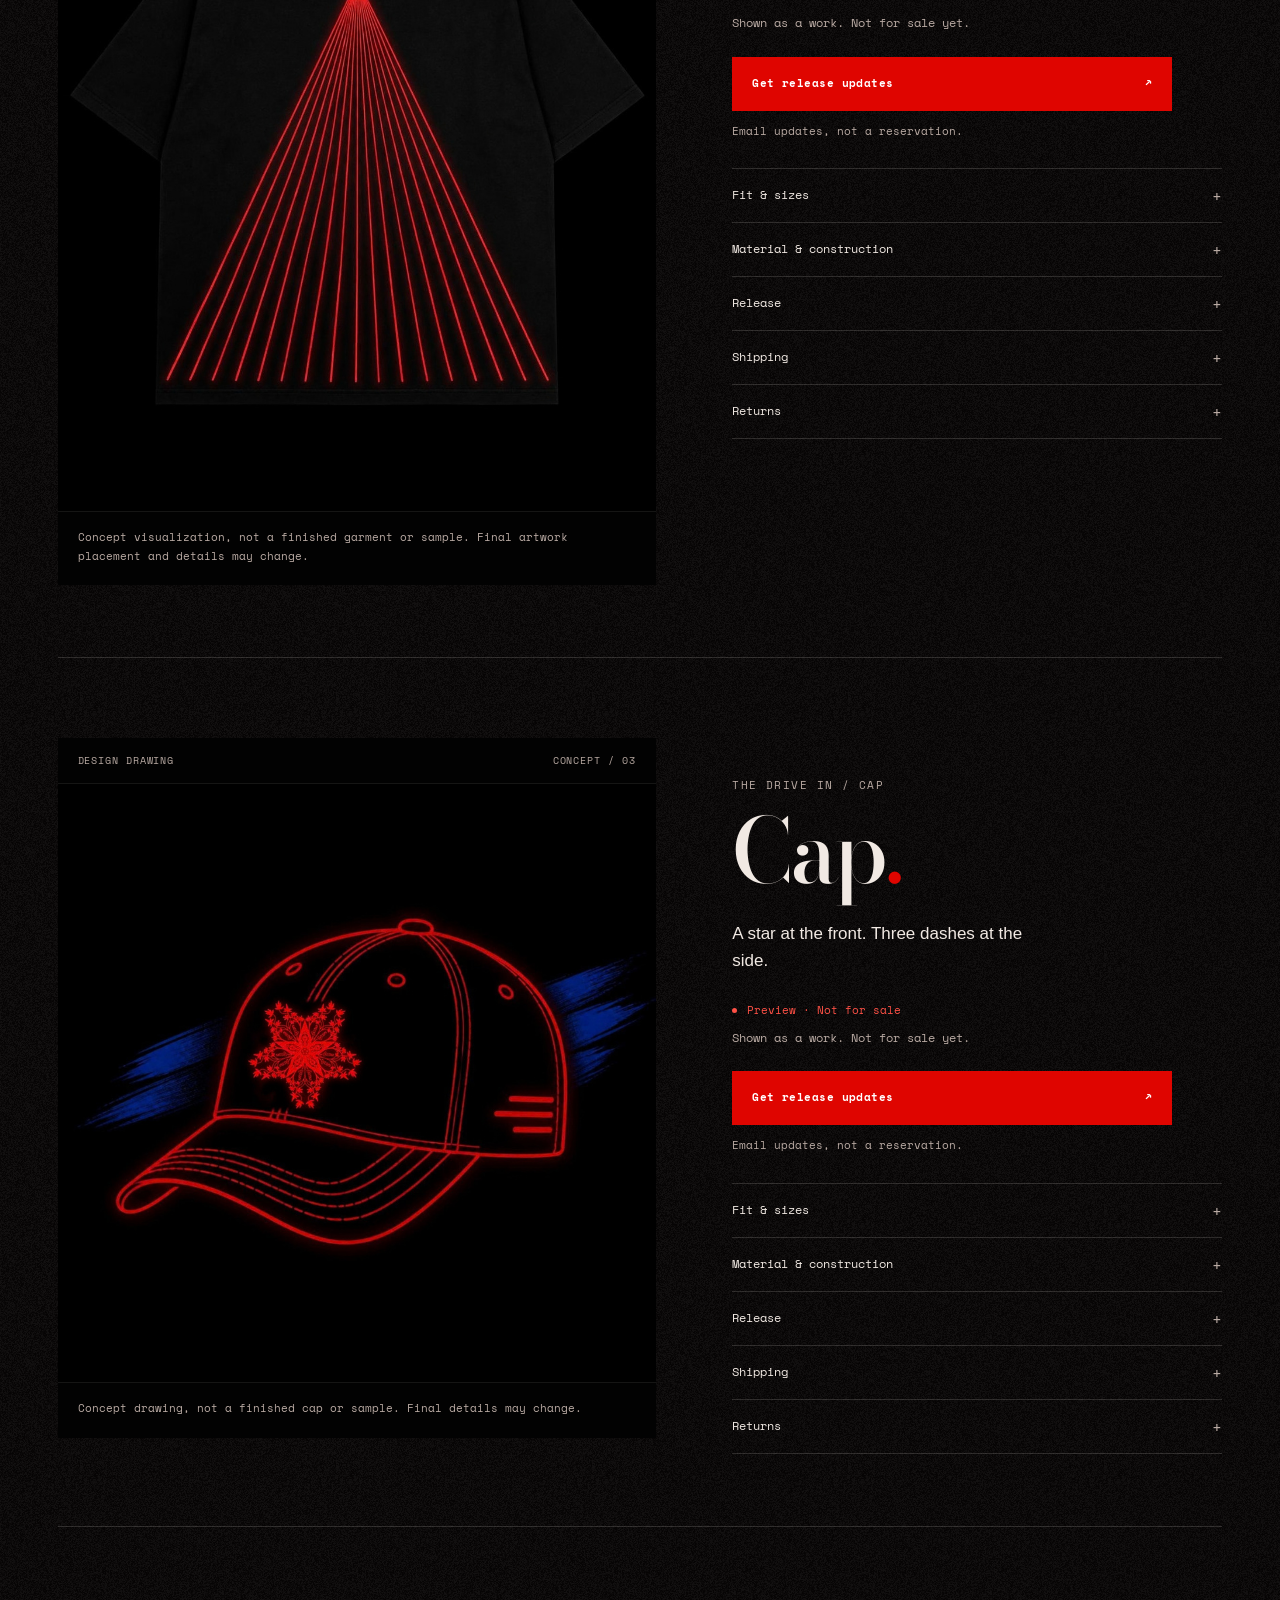
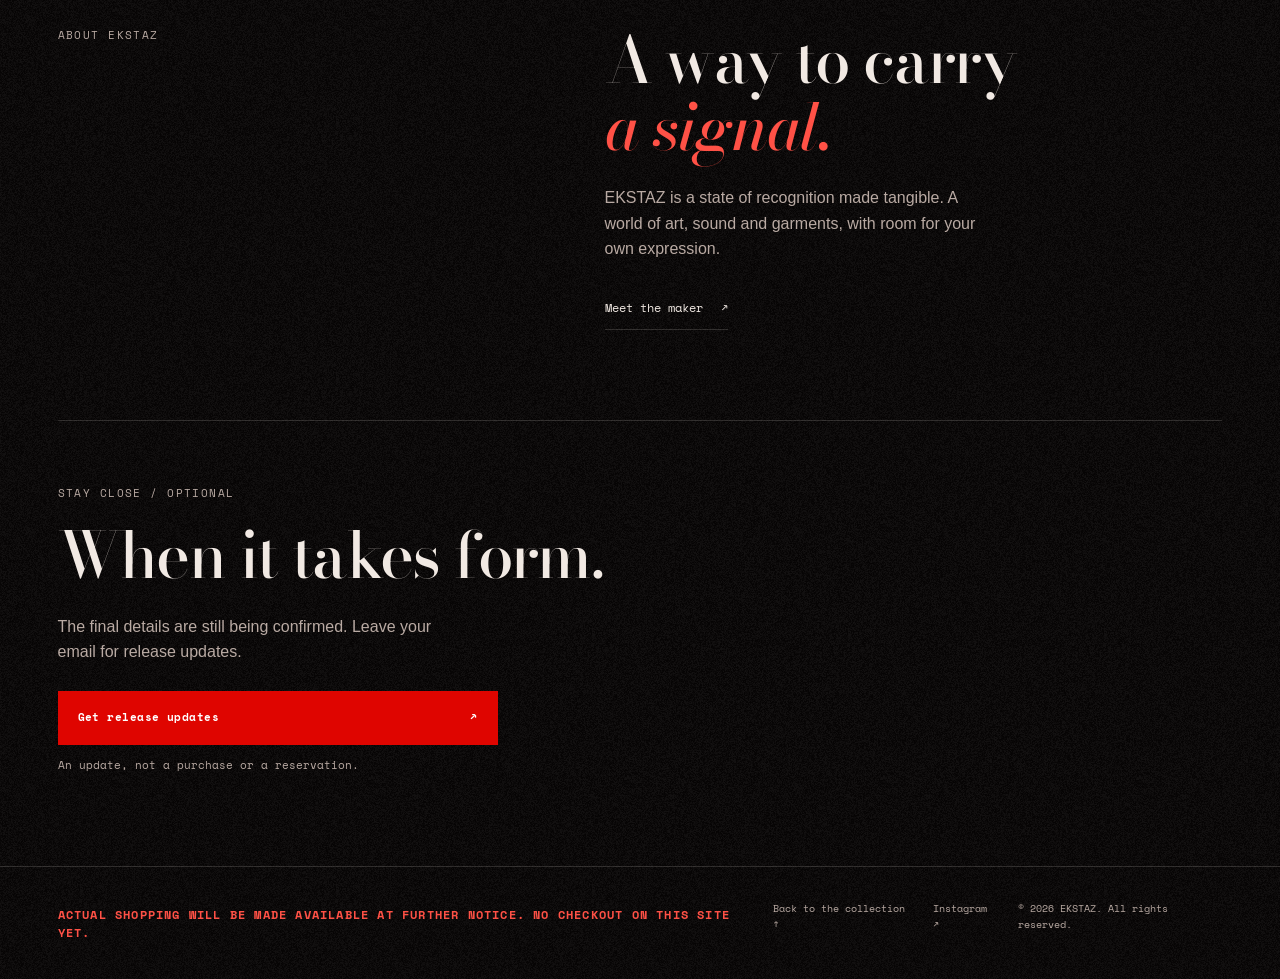
<file: collection.html>
<!doctype html>
<html lang="en" data-drone="quiet">
<head>
  <meta charset="utf-8">
  <meta name="viewport" content="width=device-width, initial-scale=1, viewport-fit=cover">
  <title>EKSTAZ — The Drive In collection preview</title>
  <meta name="description" content="Explore the hoodie, tee and cap concepts for The Drive In. A collection preview: final product details and release plans are being confirmed.">
  <meta name="theme-color" content="#060404">
  <link rel="canonical" href="https://ekstaz.art/collection.html">
  <link rel="icon" type="image/png" href="assets/favicon.png">
  <link rel="apple-touch-icon" href="assets/apple-touch-icon.png">
  <meta property="og:type" content="website">
  <meta property="og:title" content="EKSTAZ — The Drive In collection preview">
  <meta property="og:description" content="Hoodie, tee and cap concepts. Final details and release plans are being confirmed.">
  <meta property="og:url" content="https://ekstaz.art/collection.html">
  <meta property="og:image" content="https://ekstaz.art/assets/og.jpg">
  <meta property="og:image:alt" content="EKSTAZ in red letters on black, over a faded red star">
  <meta name="twitter:card" content="summary_large_image">
  <link rel="preconnect" href="https://fonts.googleapis.com">
  <link rel="preconnect" href="https://fonts.gstatic.com" crossorigin>
  <link href="https://fonts.googleapis.com/css2?family=Bodoni+Moda:ital,wght@0,500;0,600;1,500&family=Space+Mono:wght@400;700&display=swap" rel="stylesheet">
  <link rel="stylesheet" href="collection.css">
  <link rel="stylesheet" href="site-nav.css">
  <script src="collection.js" defer></script>
  <script src="drone.js" defer></script>
</head>
<body>
<a class="collection-skip" href="#collection">Skip to the collection</a>
<header class="s-bar site-header">
  <a class="site-logo" href="/" aria-label="EKSTAZ home"><img src="assets/wordmark-crimson-sm.png" alt="EKSTAZ" width="135" height="24"></a>
  <nav class="s-nav site-nav" aria-label="Main">
    <a class="s-sound" href="collection.html" aria-current="page">Collection</a>
    <a class="s-sound" href="work.html">Explore</a>
    <a class="s-sound" href="whips.html">Whips</a>
    <a class="s-sound" href="about.html">About</a>
    <a class="s-sound" href="/#carry">Updates</a>
    <button type="button" id="sound" class="s-sound" aria-pressed="true">Sound on</button>
  </nav>
</header>
<main id="collection" tabindex="-1">
  <div class="collection-intro">
    <div><p class="eyebrow">Edition 01 / Collection preview</p><h1>The Drive In</h1><p class="collection-notice">Actual shopping will be made available at further notice.</p><p class="collection-sub">Nothing on sale yet. No prices. No checkout. Names on the list hear first.</p></div>
    <nav class="piece-nav" aria-label="Collection pieces">
      <a href="collection.html?piece=hoodie#hoodie">Hoodie <span aria-hidden="true">↘</span></a>
      <a href="collection.html?piece=tee#tee">Tee <span aria-hidden="true">↘</span></a>
      <a href="collection.html?piece=cap#cap">Cap <span aria-hidden="true">↘</span></a>
    </nav>
  </div>
  <section class="piece piece-hoodie" id="hoodie" tabindex="-1" aria-labelledby="hoodie-title">
    <figure class="piece-visual">
      <div class="visual-label"><span>Front concept</span><span>Concept / 01</span></div>
      <img src="assets/collection/hoodie-concept.jpg" width="1023" height="1268" alt="Black hoodie concept with crimson EKSTAZ lettering across the chest and small provisional sleeve lettering" fetchpriority="high">
      <figcaption>Concept visualization, not a finished garment or sample. Sleeve lettering is provisional; final details may change.</figcaption>
    </figure>
    <div class="piece-copy">
      <p class="eyebrow">The Drive In / Hoodie</p>
      <h2 id="hoodie-title">Hoodie<span>.</span></h2>
      <p class="piece-description">A black hoodie, with the signal across the chest.</p>
      <div class="piece-status"><span class="status-dot" aria-hidden="true"></span><p>Preview · Not for sale</p></div>
      <p class="price-note">Shown as a work. Not for sale yet.</p>
      <a class="updates-link" href="/#carry">Get release updates <span aria-hidden="true">↗</span></a>
      <p class="updates-note">Email updates, not a reservation.</p>
      <div class="piece-details" aria-label="Hoodie information">
        <details><summary>Fit & sizes</summary><p>The fit, measurements and available sizes are being confirmed. A size guide will be shared before any piece goes on sale.</p></details>
        <details><summary>Material & construction</summary><p>Fabric, weight and production method are being confirmed. These images show the design direction; they do not establish the finished material or construction.</p></details>
        <details><summary>Release</summary><p>There is no confirmed release date. This piece is not for sale. Email updates will share release news; signing up does not reserve a garment.</p></details>
        <details><summary>Shipping</summary><p>Shipping destinations, charges and delivery times are being confirmed. They will be available before ordering.</p></details>
        <details><summary>Returns</summary><p>The return terms are being confirmed and will be published before ordering.</p></details>
      </div>
    </div>
  </section>
  <section class="piece piece-tee" id="tee" tabindex="-1" aria-labelledby="tee-title">
    <figure class="piece-visual">
      <div class="visual-label"><span>Back concept</span><span>Concept / 02</span></div>
      <img src="assets/collection/tee-concept.jpg" width="1023" height="1268" alt="Back of a black T-shirt concept with crimson lines converging toward a star" loading="lazy">
      <figcaption>Concept visualization, not a finished garment or sample. Final artwork placement and details may change.</figcaption>
    </figure>
    <div class="piece-copy">
      <p class="eyebrow">The Drive In / Tee</p>
      <h2 id="tee-title">Tee<span>.</span></h2>
      <p class="piece-description">Crimson lines across the back of a black tee.</p>
      <div class="piece-status"><span class="status-dot" aria-hidden="true"></span><p>Preview · Not for sale</p></div>
      <p class="price-note">Shown as a work. Not for sale yet.</p>
      <a class="updates-link" href="/#carry">Get release updates <span aria-hidden="true">↗</span></a>
      <p class="updates-note">Email updates, not a reservation.</p>
      <div class="piece-details" aria-label="Tee information">
        <details><summary>Fit & sizes</summary><p>The fit, measurements and available sizes are being confirmed. A size guide will be shared before any piece goes on sale.</p></details>
        <details><summary>Material & construction</summary><p>Fabric, weight and production method are being confirmed. These images show the design direction; they do not establish the finished material or construction.</p></details>
        <details><summary>Release</summary><p>There is no confirmed release date. This piece is not for sale. Email updates will share release news; signing up does not reserve a garment.</p></details>
        <details><summary>Shipping</summary><p>Shipping destinations, charges and delivery times are being confirmed. They will be available before ordering.</p></details>
        <details><summary>Returns</summary><p>The return terms are being confirmed and will be published before ordering.</p></details>
      </div>
    </div>
  </section>
  <section class="piece piece-cap" id="cap" tabindex="-1" aria-labelledby="cap-title">
    <figure class="piece-visual">
      <div class="visual-label"><span>Design drawing</span><span>Concept / 03</span></div>
      <img src="assets/collection/cap-concept.jpg" width="885" height="885" alt="Cap concept drawing outlined in crimson with a star on the front and three dashes on the side" loading="lazy">
      <figcaption>Concept drawing, not a finished cap or sample. Final details may change.</figcaption>
    </figure>
    <div class="piece-copy">
      <p class="eyebrow">The Drive In / Cap</p>
      <h2 id="cap-title">Cap<span>.</span></h2>
      <p class="piece-description">A star at the front. Three dashes at the side.</p>
      <div class="piece-status"><span class="status-dot" aria-hidden="true"></span><p>Preview · Not for sale</p></div>
      <p class="price-note">Shown as a work. Not for sale yet.</p>
      <a class="updates-link" href="/#carry">Get release updates <span aria-hidden="true">↗</span></a>
      <p class="updates-note">Email updates, not a reservation.</p>
      <div class="piece-details" aria-label="Cap information">
        <details><summary>Fit & sizes</summary><p>The fit, measurements and available sizes are being confirmed. A size guide will be shared before any piece goes on sale.</p></details>
        <details><summary>Material & construction</summary><p>Fabric, weight and production method are being confirmed. These images show the design direction; they do not establish the finished material or construction.</p></details>
        <details><summary>Release</summary><p>There is no confirmed release date. This piece is not for sale. Email updates will share release news; signing up does not reserve a garment.</p></details>
        <details><summary>Shipping</summary><p>Shipping destinations, charges and delivery times are being confirmed. They will be available before ordering.</p></details>
        <details><summary>Returns</summary><p>The return terms are being confirmed and will be published before ordering.</p></details>
      </div>
    </div>
  </section>
  <section class="collection-about" id="about" tabindex="-1" aria-labelledby="about-title">
    <p class="eyebrow">About EKSTAZ</p>
    <div><h2 id="about-title">A way to carry<br><em>a signal.</em></h2><p>EKSTAZ is a state of recognition made tangible. A world of art, sound and garments, with room for your own expression.</p><a class="text-link" href="about.html">Meet the maker <span aria-hidden="true">↗</span></a></div>
  </section>
  <section class="collection-stay" aria-labelledby="stay-title">
    <p class="eyebrow">Stay close / Optional</p>
    <h2 id="stay-title">When it takes form.</h2>
    <p>The final details are still being confirmed. Leave your email for release updates.</p>
    <a class="updates-link" href="/#carry">Get release updates <span aria-hidden="true">↗</span></a>
    <p class="updates-note">An update, not a purchase or a reservation.</p>
  </section>
</main>
<footer class="collection-footer"><p class="collection-notice">Actual shopping will be made available at further notice. No checkout on this site yet.</p><a href="#collection">Back to the collection ↑</a><a href="https://www.instagram.com/ekstaz.ae" rel="noopener">Instagram ↗</a><p>© 2026 EKSTAZ. All rights reserved.</p></footer>
<noscript><style>#sound { display:none; }</style></noscript>
</body>
</html>
</file>
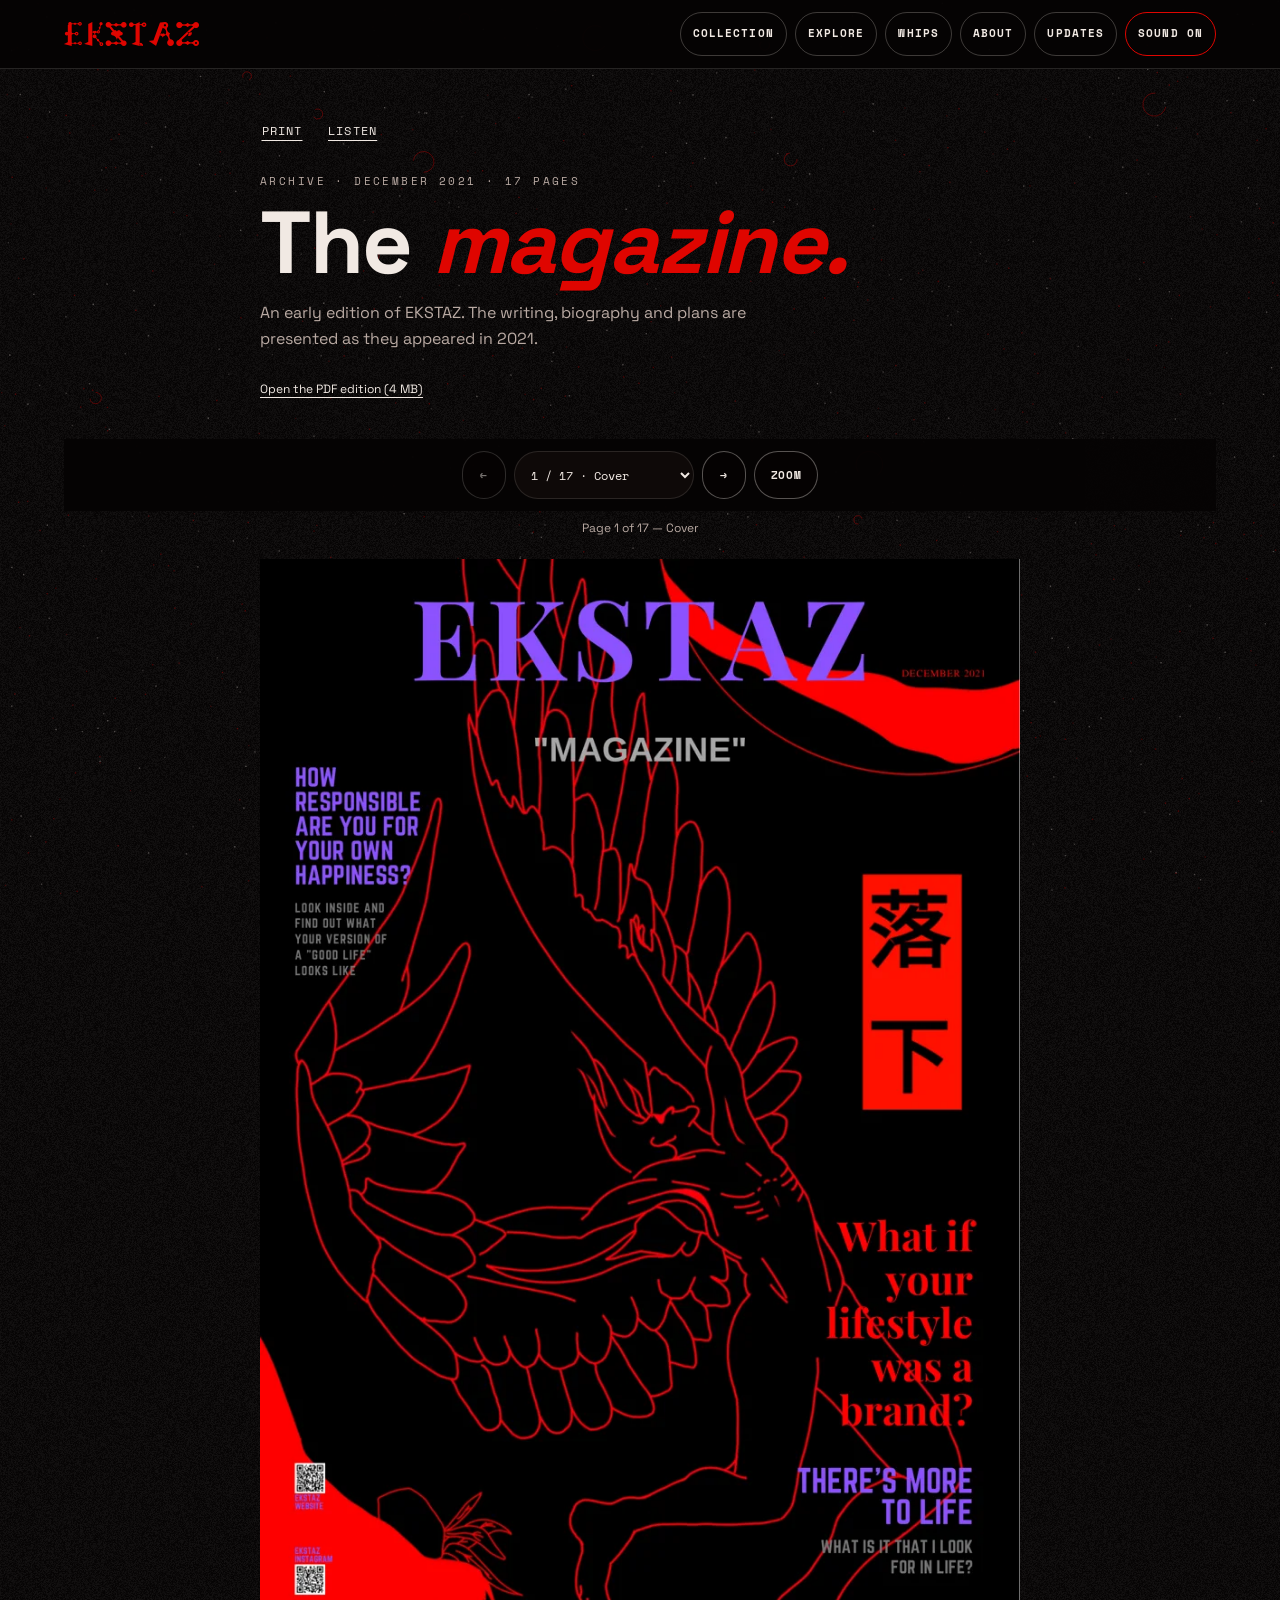
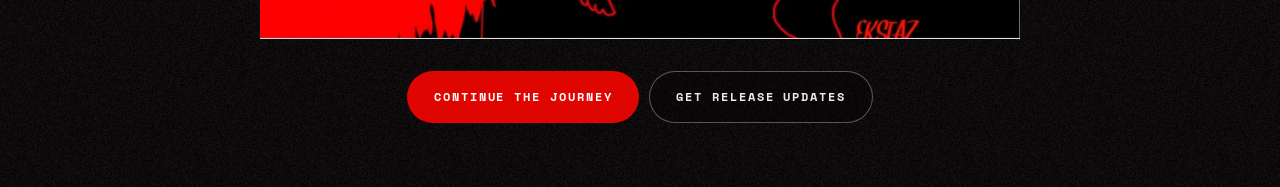
<file: magazine.html>
<!doctype html>
<html lang="en" data-drone="quiet">
<head>
<meta charset="utf-8"><meta name="viewport" content="width=device-width, initial-scale=1">
<title>EKSTAZ — December 2021 magazine</title>
<meta name="description" content="Read the 17-page EKSTAZ magazine from December 2021. Art, cars and ideas from the early archive.">
<link rel="canonical" href="https://ekstaz.art/magazine.html"><link rel="icon" href="assets/favicon.png">
<link rel="apple-touch-icon" href="assets/apple-touch-icon.png">
<meta name="theme-color" content="#060404">
<meta property="og:type" content="website">
<meta property="og:url" content="https://ekstaz.art/magazine.html">
<meta property="og:title" content="EKSTAZ — December 2021 magazine">
<meta property="og:description" content="The 17-page EKSTAZ magazine from December 2021.">
<meta property="og:image" content="https://ekstaz.art/assets/og.jpg">
<meta property="og:image:width" content="1200">
<meta property="og:image:height" content="630">
<meta property="og:image:alt" content="EKSTAZ in red letters on black, over a faded red star">
<meta name="twitter:card" content="summary_large_image">
<meta name="twitter:image" content="https://ekstaz.art/assets/og.jpg">
<link rel="preconnect" href="https://fonts.googleapis.com"><link rel="preconnect" href="https://fonts.gstatic.com" crossorigin>
<link href="https://fonts.googleapis.com/css2?family=Space+Grotesk:wght@400;500;700&family=Space+Mono:wght@400;700&display=swap" rel="stylesheet">
<link rel="stylesheet" href="styles.css"><link rel="stylesheet" href="magazine.css"><link rel="stylesheet" href="site-nav.css">
</head>
<body>
<canvas id="field" aria-hidden="true"></canvas>
<header class="reader-header site-header"><a href="/" aria-label="EKSTAZ home"><img src="assets/wordmark-crimson-sm.png" alt="EKSTAZ" width="135" height="24"></a><nav class="reader-nav site-nav" aria-label="Main"><a href="collection.html">Collection</a><a href="work.html">Explore</a><a href="whips.html">Whips</a><a href="about.html">About</a><a href="/#carry">Updates</a><button type="button" id="sound" class="bar-sound" aria-pressed="true">Sound on</button></nav></header>
<main class="reader">
<header class="reader-intro"><nav class="site-context" aria-label="Explore formats"><a class="reader-back" href="work.html#print">Print</a><a href="work.html#productions">Listen</a></nav><p class="label">Archive · December 2021 · 17 pages</p><h1 class="sec-title">The <em>magazine.</em></h1><p>An early edition of EKSTAZ. The writing, biography and plans are presented as they appeared in 2021.</p><a href="assets/publications/ekstaz-december-2021.pdf">Open the PDF edition (4 MB)</a></header>
<nav class="reader-controls" aria-label="Magazine pages" hidden><button type="button" class="btn btn-ghost" id="previous" aria-label="Previous page">←</button><label for="page-select" class="sr-only">Choose a page</label><select id="page-select"></select><button type="button" class="btn btn-ghost" id="next" aria-label="Next page">→</button><button type="button" class="btn btn-ghost" id="zoom" aria-pressed="false">Zoom</button></nav>
<p id="page-status" class="reader-status" role="status" aria-live="polite">Page 1 of 17 — Cover</p><p id="page-error" role="alert" hidden>This page couldn’t load. Try another page or open the PDF edition above.</p>
<figure class="reader-page" id="page-frame"><img id="magazine-page" src="assets/publications/page-01.webp" srcset="assets/publications/page-01-sm.webp 840w, assets/publications/page-01.webp 1680w" sizes="(min-width: 900px) 760px, 100vw" width="1680" height="2386" alt="EKSTAZ magazine, December 2021 — page 1, cover"></figure>
<noscript><p>Open the PDF edition above to read all 17 pages.</p></noscript>
<nav class="reader-journey" aria-label="Continue from the archive"><a class="btn btn-red" href="/#expression">Continue the journey</a><a class="btn btn-ghost" href="work.html#list">Get release updates</a></nav>
</main><script src="drone.js" defer></script><script src="ambient.js" defer></script><script src="magazine.js" defer></script>
</body></html>
</file>
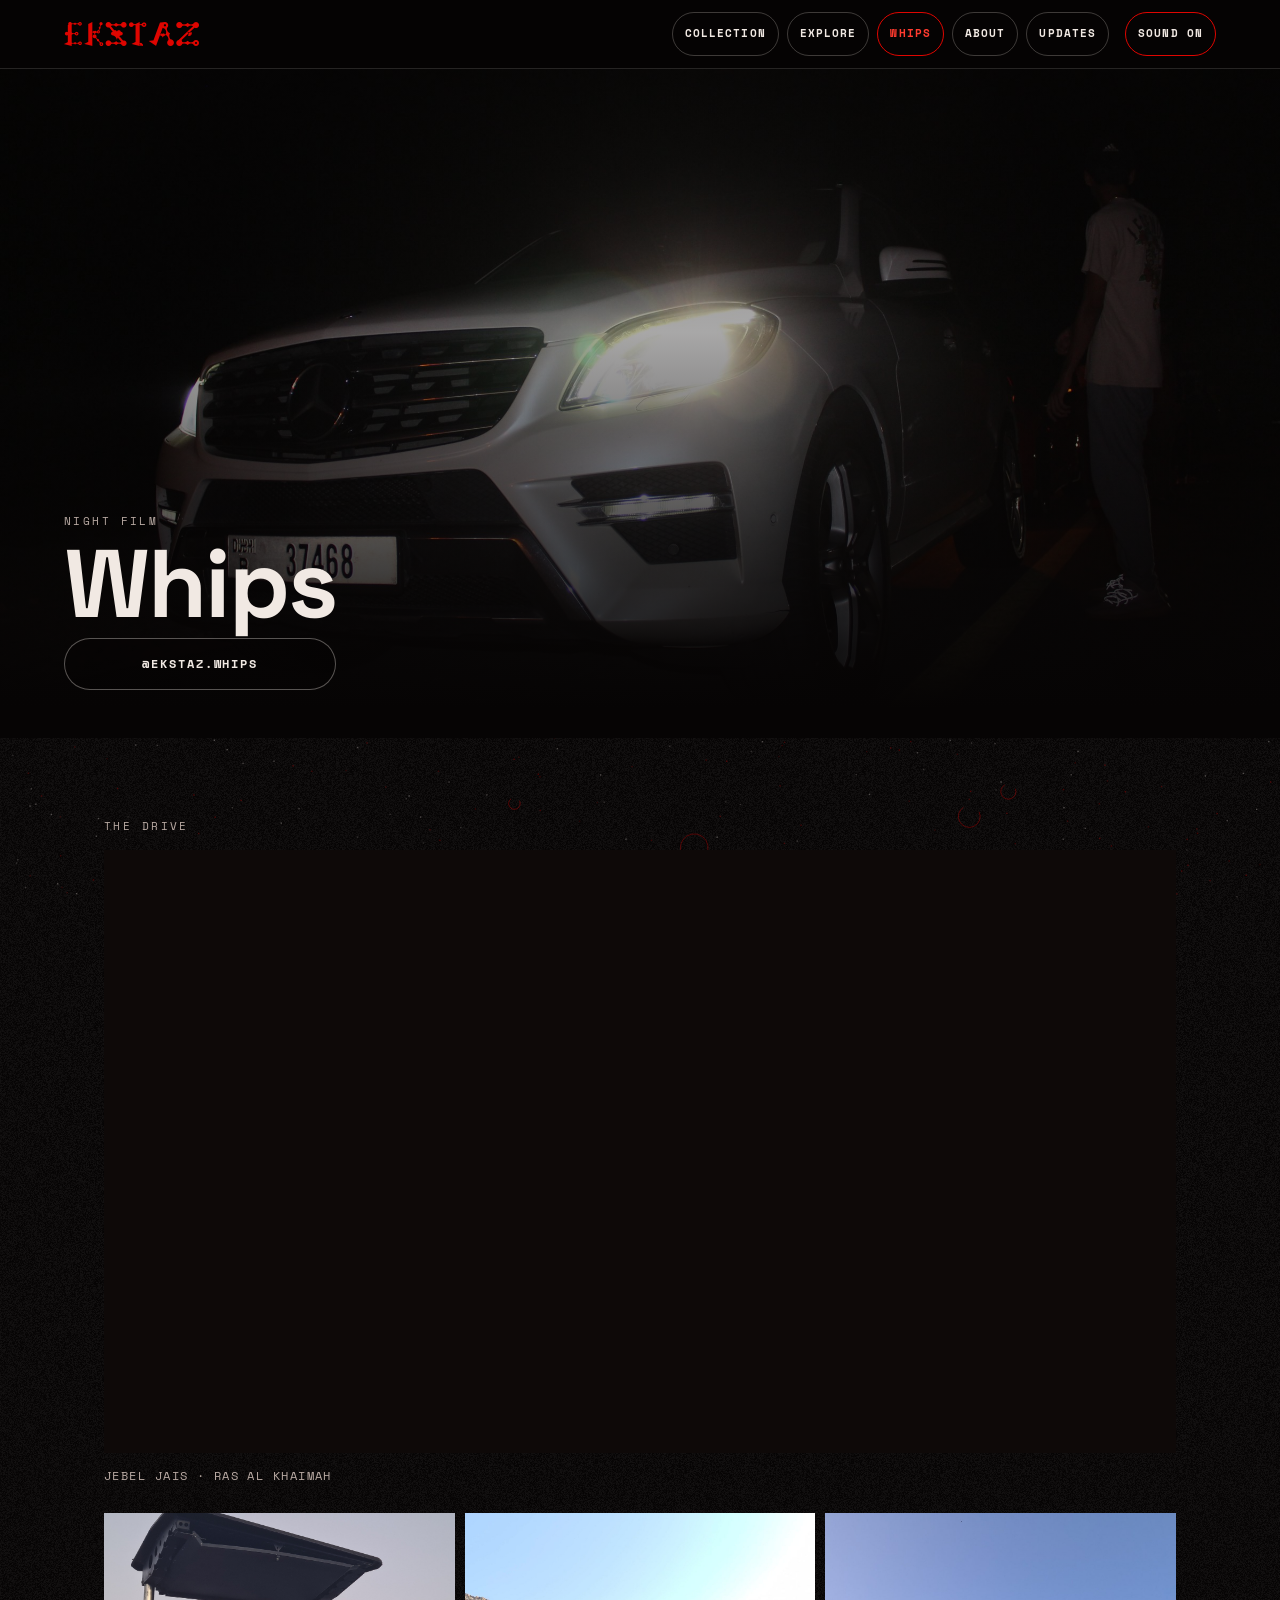
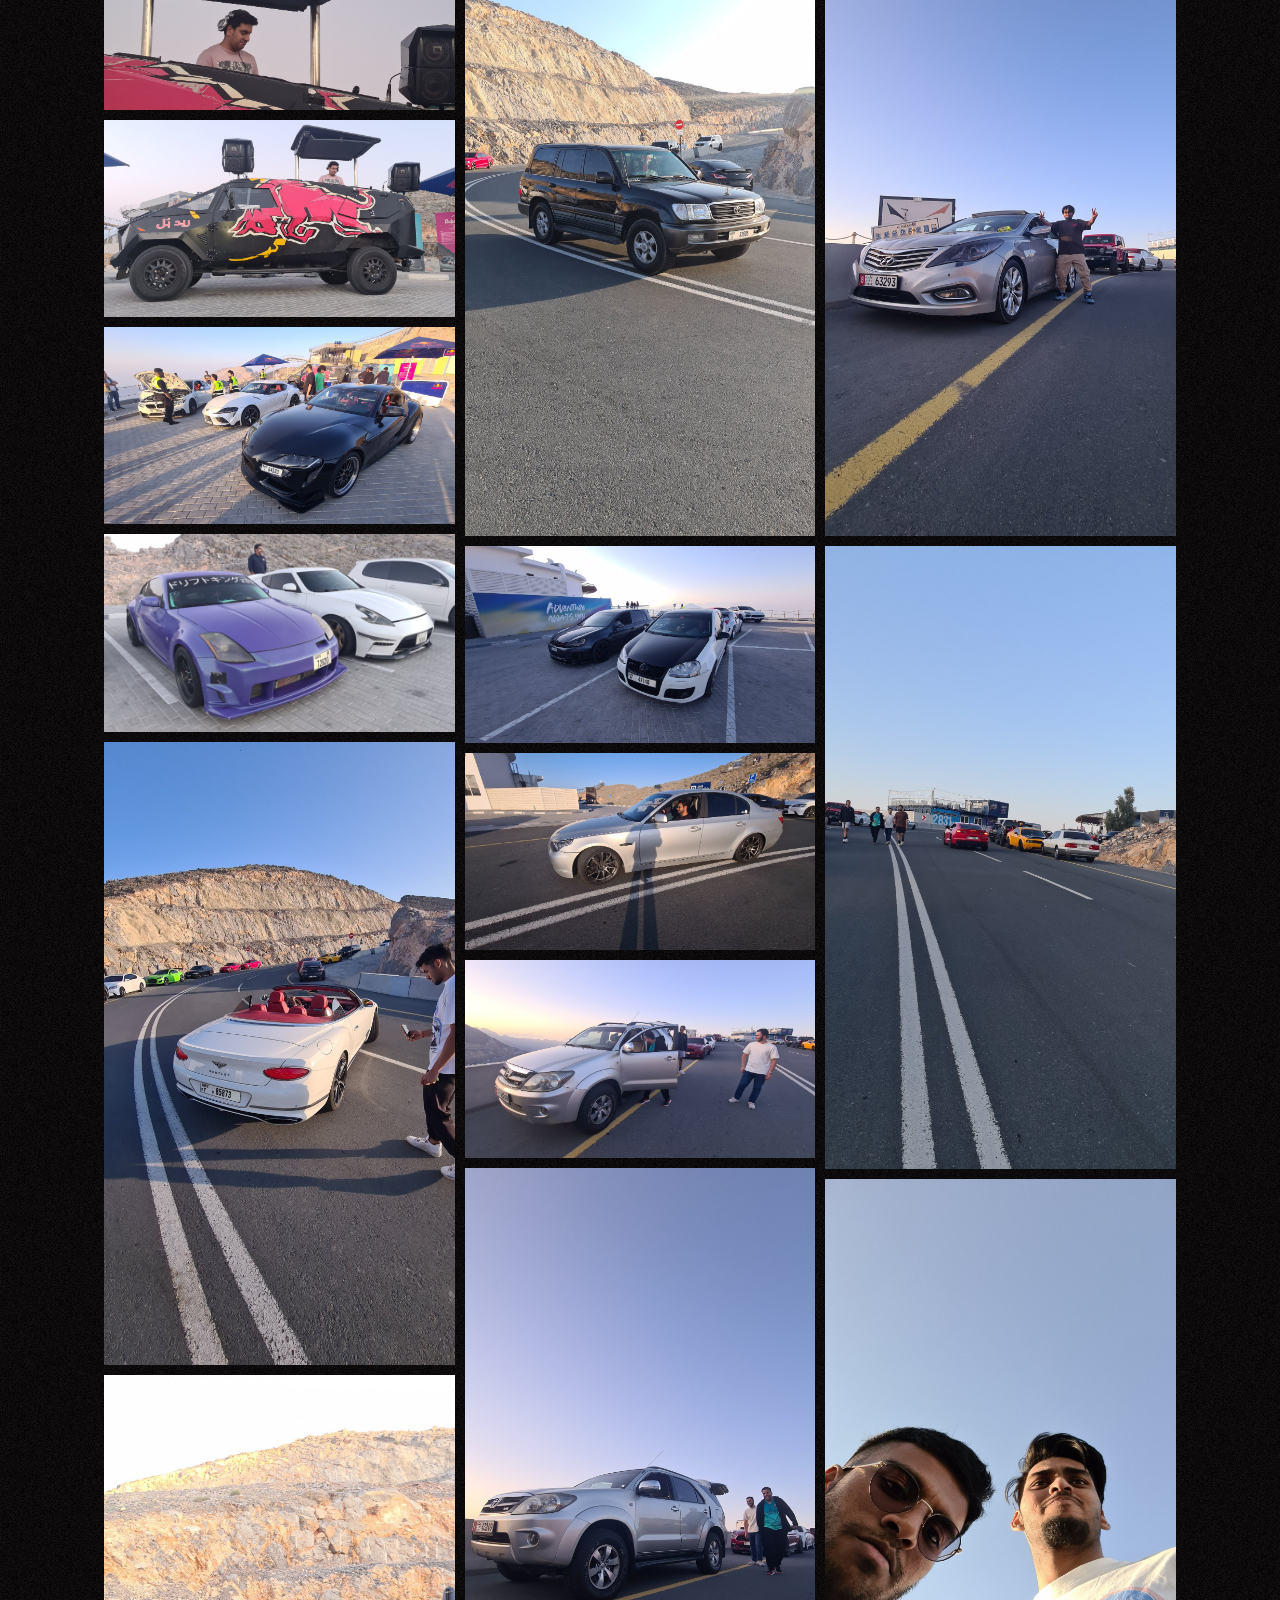
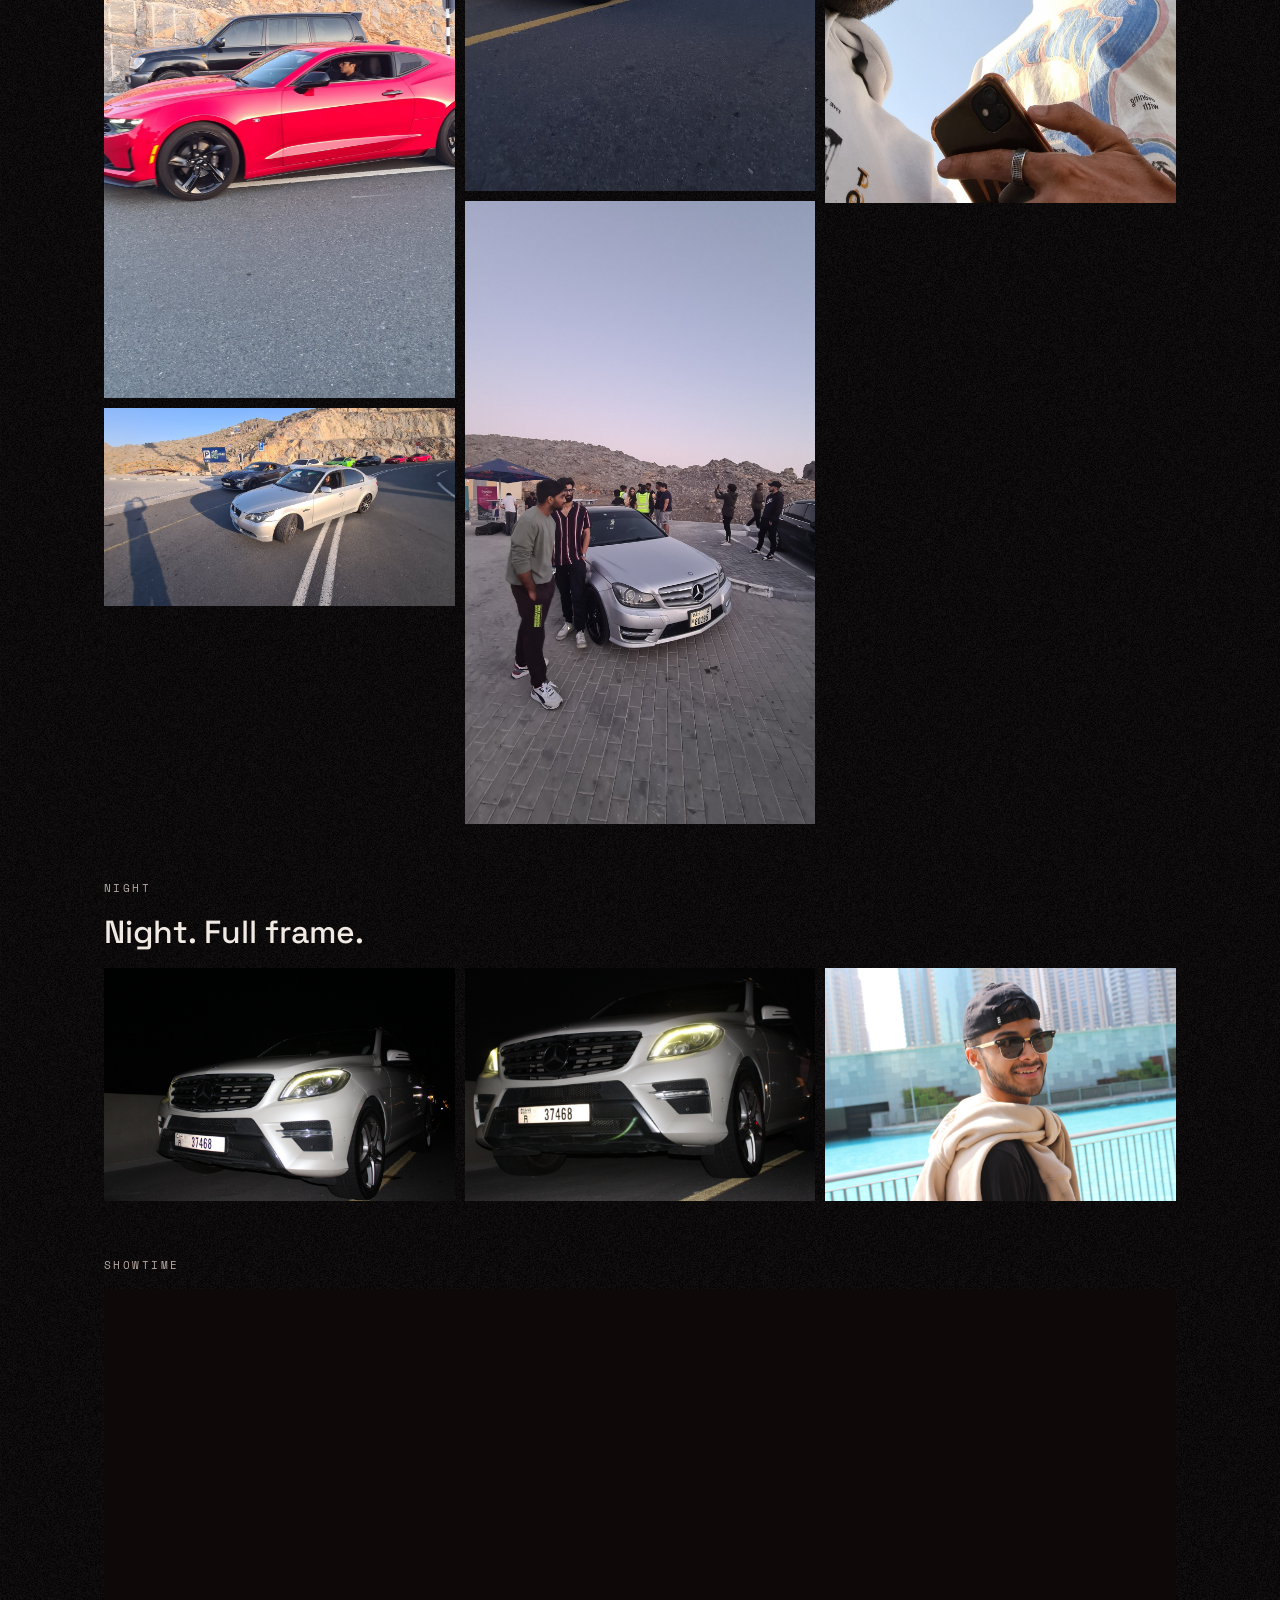
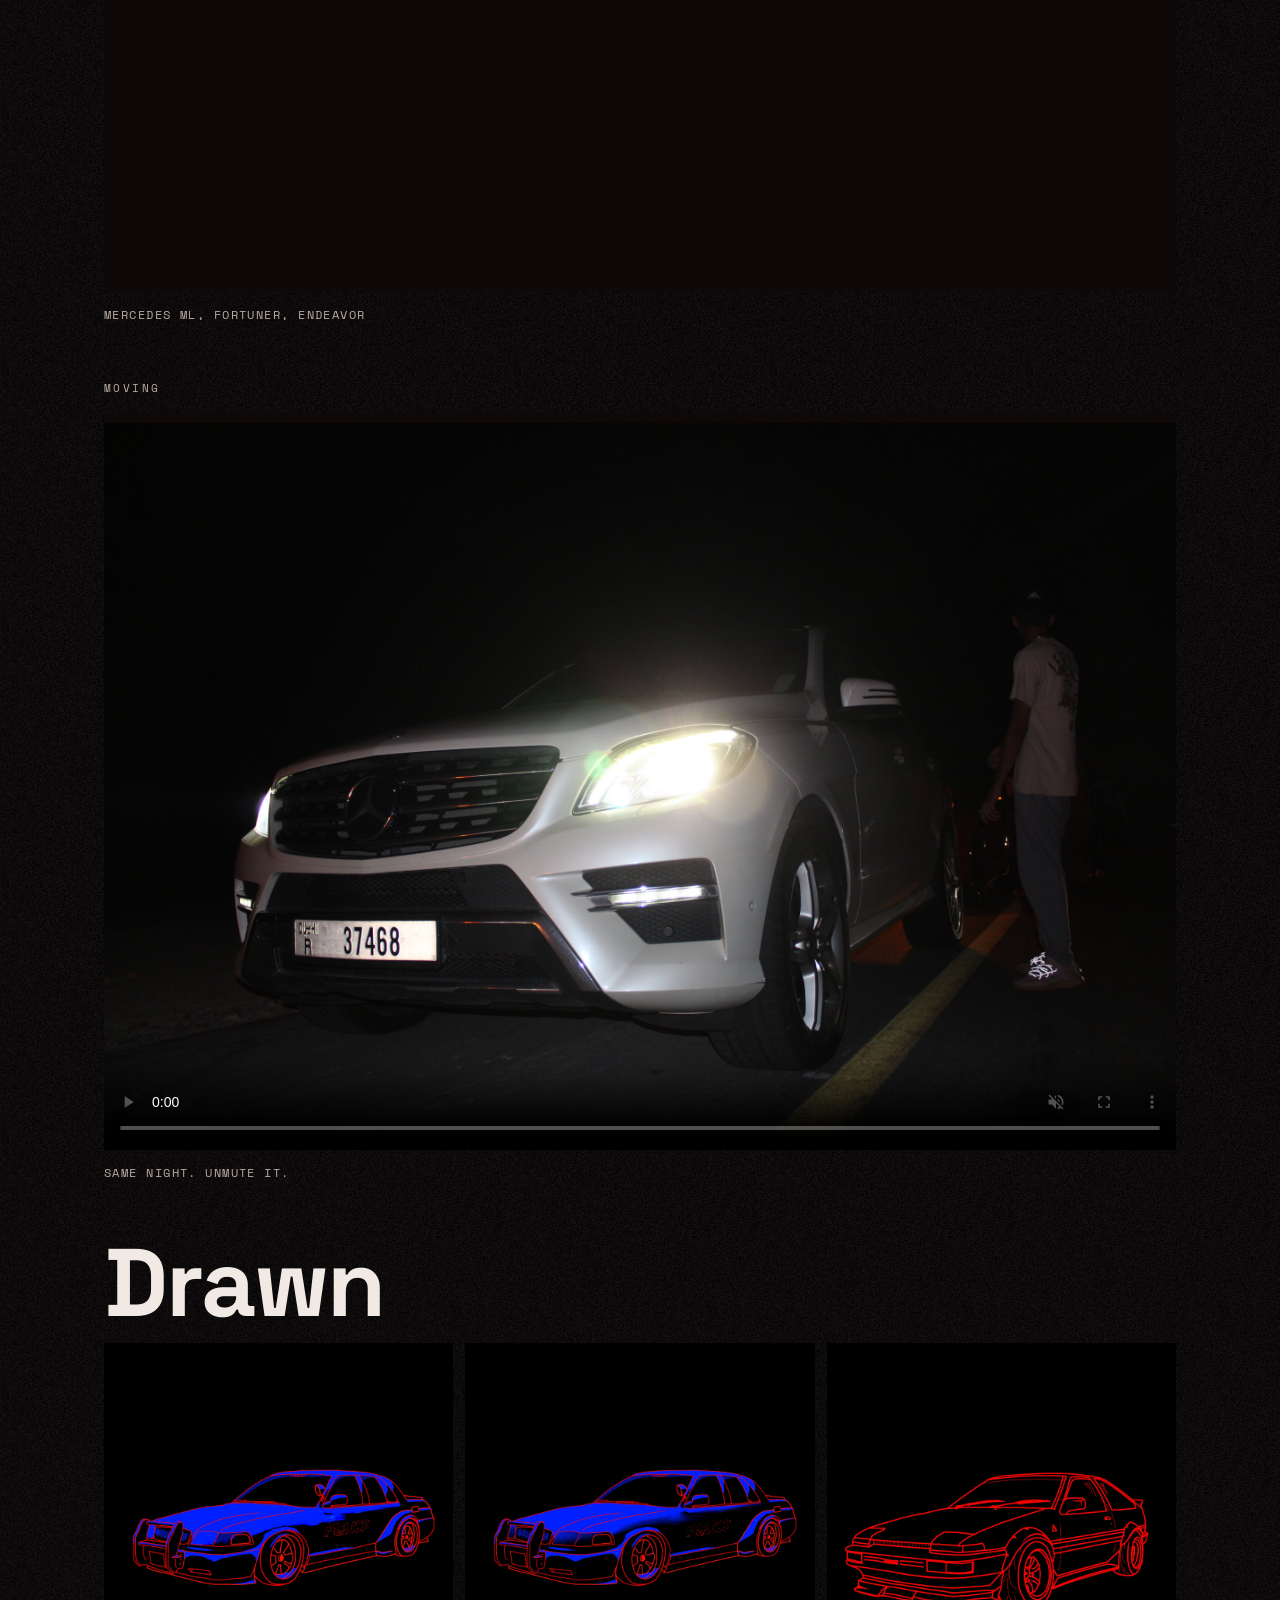
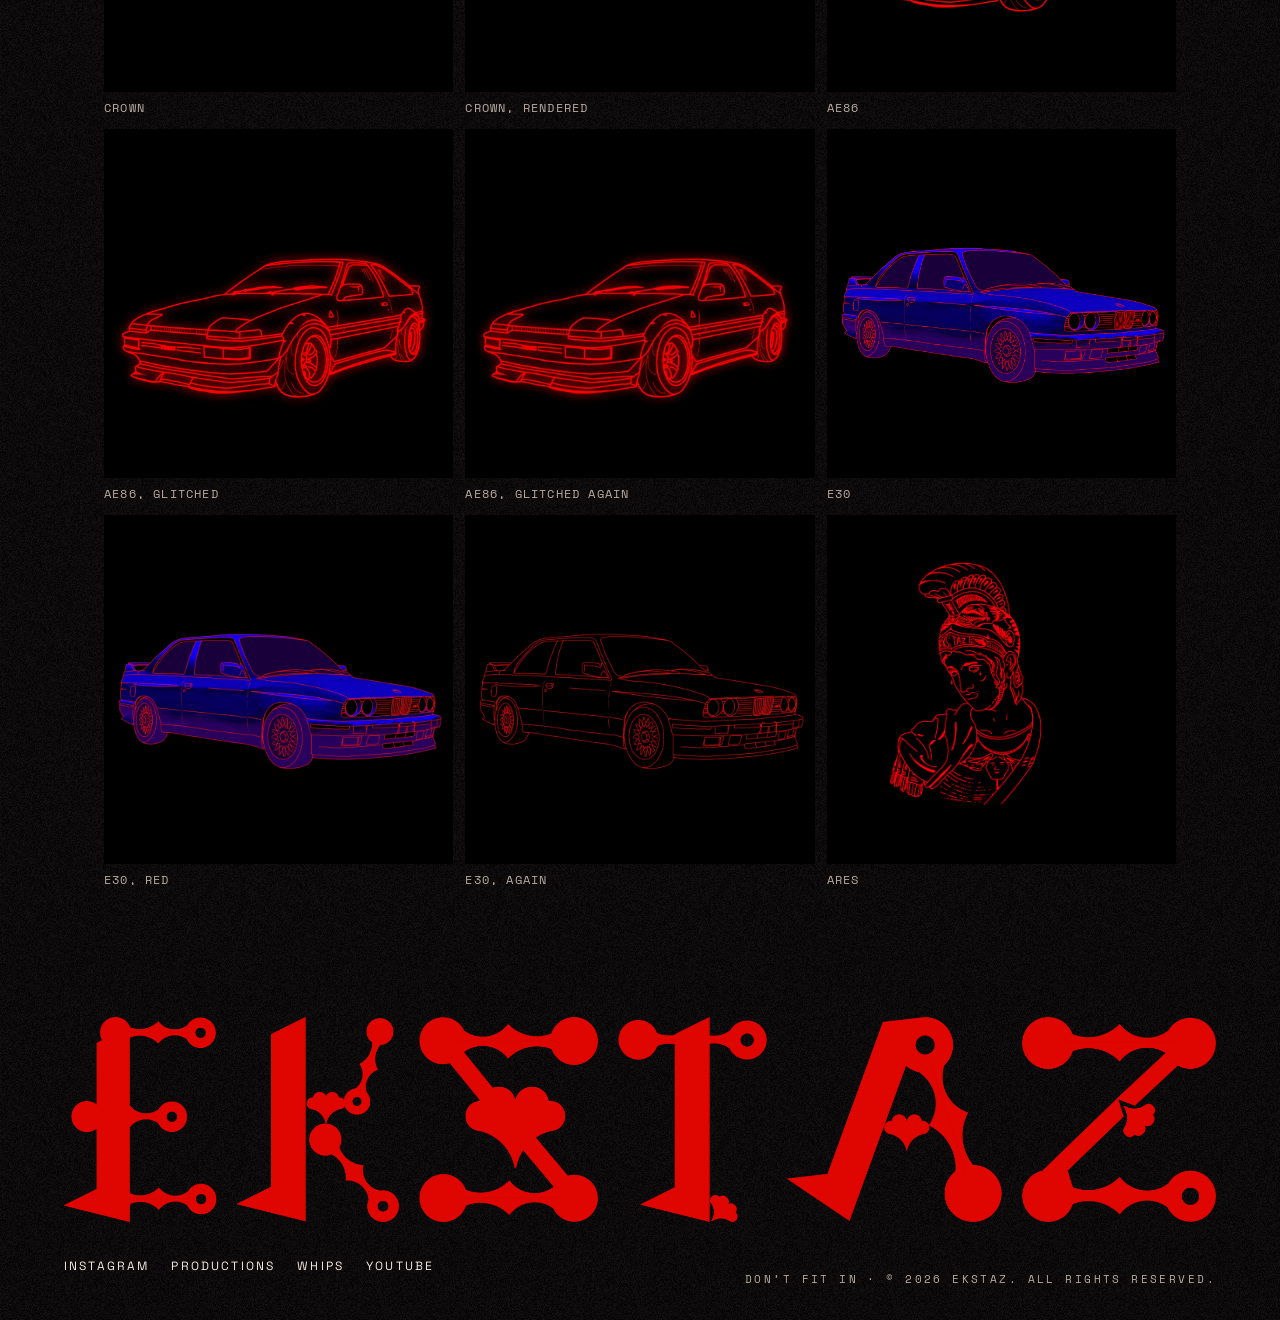
<file: whips.html>
<!doctype html>
<html lang="en" data-drone="quiet">
<head>
  <meta charset="utf-8">
  <meta name="viewport" content="width=device-width, initial-scale=1, viewport-fit=cover">
  <title>Whips · EKSTAZ</title>
  <meta name="description" content="EKSTAZ night film: the white Merc at night, Jebel Jais, and the cars drawn by hand.">
  <link rel="canonical" href="https://ekstaz.art/whips.html">
  <meta name="theme-color" content="#060404">
  <link rel="icon" type="image/png" href="assets/favicon.png">
  <link rel="apple-touch-icon" href="assets/apple-touch-icon.png">
  <meta property="og:type" content="website">
  <meta property="og:url" content="https://ekstaz.art/whips.html">
  <meta property="og:title" content="Whips · EKSTAZ">
  <meta property="og:description" content="EKSTAZ night film. Cars, drawn and driven.">
  <meta property="og:image" content="https://ekstaz.art/assets/og.jpg">
  <meta name="twitter:card" content="summary_large_image">
  <meta name="twitter:image" content="https://ekstaz.art/assets/og.jpg">
  <link rel="preconnect" href="https://fonts.googleapis.com">
  <link rel="preconnect" href="https://fonts.gstatic.com" crossorigin>
  <link href="https://fonts.googleapis.com/css2?family=Space+Grotesk:wght@400;500;700&family=Space+Mono:wght@400;700&display=swap" rel="stylesheet">
  <link rel="stylesheet" href="styles.css">
  <link rel="stylesheet" href="site-nav.css">
  <link rel="stylesheet" href="pages.css">
</head>
<body>
<canvas id="field" aria-hidden="true"></canvas>

<header class="bar site-header">
  <a class="bar-logo" href="/" aria-label="EKSTAZ home"><img src="assets/wordmark-crimson-sm.png" alt="EKSTAZ" width="135" height="24"></a>
  <nav class="bar-nav site-nav" aria-label="Main">
    <a href="collection.html">Collection</a>
    <a href="work.html">Explore</a>
    <a href="whips.html" aria-current="page">Whips</a>
    <a href="about.html">About</a>
    <a href="/#carry">Updates</a>
  </nav>
  <div class="bar-end"><a id="return-mark" class="bar-return" href="/" hidden>Your signal</a><button type="button" id="sound" class="bar-sound" aria-pressed="true">Sound on</button></div>
</header>

<main>
  <section class="whips-hero">
    <img src="assets/whips/ml-night.jpg" width="2400" height="1600" alt="White Mercedes at night, Jaden beside it" fetchpriority="high">
    <div>
      <p class="label">Night film</p>
      <h1 class="sec-title">Whips</h1>
      <a class="btn btn-ghost" href="https://www.instagram.com/ekstaz.whips" rel="noopener">@ekstaz.whips</a>
    </div>
  </section>

  <div class="page" style="padding-top:24px">
    <section class="whips-section" aria-labelledby="drive-title">
      <p class="label" id="drive-title">The drive</p>
      <div class="video-frame"><iframe title="Jebel Jais drive" src="https://www.youtube.com/embed/-1L2_PgOPuU?rel=0&amp;playsinline=1" allow="autoplay; encrypted-media; picture-in-picture; fullscreen" allowfullscreen loading="lazy"></iframe></div>
      <p class="video-caption">Jebel Jais · Ras Al Khaimah</p>
      <ul class="photo-masonry">
        <li><a href="assets/whips/01-front.jpg"><img src="assets/whips/01-front.jpg" width="2400" height="1350" loading="lazy" alt="DJ on the stage truck at the meet"></a></li>
        <li><a href="assets/whips/02-rear.jpg"><img src="assets/whips/02-rear.jpg" width="2400" height="1350" loading="lazy" alt="Red Bull stage truck, Jebel Jais"></a></li>
        <li><a href="assets/whips/08-yard.jpg"><img src="assets/whips/08-yard.jpg" width="2400" height="1350" loading="lazy" alt="Black Toyota Supra in front of the crowd"></a></li>
        <li><a href="assets/whips/drive-03.jpg"><img src="assets/whips/drive-03.jpg" width="1600" height="900" loading="lazy" alt="Purple Nissan 350Z beside a white car"></a></li>
        <li><a href="assets/whips/05-smoke.jpg"><img src="assets/whips/05-smoke.jpg" width="1350" height="2400" loading="lazy" alt="White convertible on the mountain road"></a></li>
        <li><a href="assets/whips/06-cabin.jpg"><img src="assets/whips/06-cabin.jpg" width="1350" height="2400" loading="lazy" alt="Red Camaro against the rock"></a></li>
        <li><a href="assets/whips/03-low.jpg"><img src="assets/whips/03-low.jpg" width="2400" height="1350" loading="lazy" alt="Silver BMW on the mountain road"></a></li>
        <li><a href="assets/whips/09-wheel.jpg"><img src="assets/whips/09-wheel.jpg" width="1350" height="2400" loading="lazy" alt="Black Land Cruiser on the mountain road"></a></li>
        <li><a href="assets/whips/10-wide.jpg"><img src="assets/whips/10-wide.jpg" width="2400" height="1350" loading="lazy" alt="Black and white Volkswagens at the meet"></a></li>
        <li><a href="assets/whips/11-streak.jpg"><img src="assets/whips/11-streak.jpg" width="2400" height="1350" loading="lazy" alt="Silver BMW, driver at the window"></a></li>
        <li><a href="assets/whips/04-profile.jpg"><img src="assets/whips/04-profile.jpg" width="2400" height="1350" loading="lazy" alt="Silver Fortuner at dusk, the crew beside it"></a></li>
        <li><a href="assets/whips/14-lights.jpg"><img src="assets/whips/14-lights.jpg" width="1350" height="2400" loading="lazy" alt="Silver Fortuner at dusk"></a></li>
        <li><a href="assets/whips/15-plate.jpg"><img src="assets/whips/15-plate.jpg" width="1350" height="2400" loading="lazy" alt="Silver Mercedes with the crew around it"></a></li>
        <li><a href="assets/whips/16-street.jpg"><img src="assets/whips/16-street.jpg" width="1350" height="2400" loading="lazy" alt="Silver sedan at dusk on the mountain road"></a></li>
        <li><a href="assets/whips/07-lamp.jpg"><img src="assets/whips/07-lamp.jpg" width="1350" height="2400" loading="lazy" alt="Cars lined along the mountain road"></a></li>
        <li><a href="assets/whips/13-nose.jpg"><img src="assets/whips/13-nose.jpg" width="1350" height="2400" loading="lazy" alt="Two of the crew, a selfie on the mountain"></a></li>
      </ul>
    </section>

    <section class="whips-section" aria-labelledby="night-title">
      <p class="label" id="night-title">Night</p>
      <p class="whips-lead">Night. Full frame.</p>
      <ul class="photo-grid">
        <li><a href="assets/whips/ml-front.jpg"><img src="assets/whips/ml-front.jpg" width="2400" height="1600" loading="lazy" alt="White Mercedes ML at night, front"></a></li>
        <li><a href="assets/whips/ml-low.jpg"><img src="assets/whips/ml-low.jpg" width="2400" height="1348" loading="lazy" alt="White Mercedes ML at night, from a low angle"></a></li>
        <li><a href="assets/whips/jaden.jpg"><img src="assets/whips/jaden.jpg" width="2400" height="1600" loading="lazy" alt="Jaden, Dubai"></a></li>
      </ul>
    </section>

    <section class="whips-section" aria-labelledby="show-title">
      <p class="label" id="show-title">Showtime</p>
      <div class="video-frame"><iframe title="Mercedes ML, Fortuner, Endeavor" src="https://www.youtube.com/embed/2yVJpCstHlM?rel=0" allow="autoplay; encrypted-media; picture-in-picture; fullscreen" allowfullscreen loading="lazy"></iframe></div>
      <p class="video-caption">Mercedes ML, Fortuner, Endeavor</p>
    </section>

    <section class="whips-section" aria-labelledby="moving-title">
      <p class="label" id="moving-title">Moving</p>
      <div class="video-frame tall"><video src="assets/whips/night.mp4" poster="assets/whips/ml-night.jpg" controls playsinline loop muted preload="metadata"></video></div>
      <p class="video-caption">Same night. Unmute it.</p>
    </section>

    <section class="whips-section" aria-labelledby="drawn-title">
      <h2 class="sec-title" id="drawn-title">Drawn</h2>
      <ul class="whips-grid">
      <li><a href="assets/whips/crown.jpg"><img src="assets/whips/crown.jpg" loading="lazy" alt="Crown Victoria drawing"><span>Crown</span></a></li>
      <li><a href="assets/whips/crown-2.jpg"><img src="assets/whips/crown-2.jpg" loading="lazy" alt="Crown Victoria, rendered"><span>Crown, rendered</span></a></li>
      <li><a href="assets/whips/ae86.jpg"><img src="assets/whips/ae86.jpg" loading="lazy" alt="AE86 graphic"><span>AE86</span></a></li>
      <li><a href="assets/whips/ae86-glitch.jpg"><img src="assets/whips/ae86-glitch.jpg" loading="lazy" alt="AE86 glitch graphic"><span>AE86, glitched</span></a></li>
      <li><a href="assets/whips/ae86-glitch-2.jpg"><img src="assets/whips/ae86-glitch-2.jpg" loading="lazy" alt="Second AE86 glitch"><span>AE86, glitched again</span></a></li>
      <li><a href="assets/whips/e30.jpg"><img src="assets/whips/e30.jpg" loading="lazy" alt="BMW E30 graphic"><span>E30</span></a></li>
      <li><a href="assets/whips/e30-red.jpg"><img src="assets/whips/e30-red.jpg" loading="lazy" alt="BMW E30 in red"><span>E30, red</span></a></li>
      <li><a href="assets/whips/e30-alt.jpg"><img src="assets/whips/e30-alt.jpg" loading="lazy" alt="Another BMW E30 graphic"><span>E30, again</span></a></li>
      <li><a href="assets/whips/ares.jpg"><img src="assets/whips/ares.jpg" loading="lazy" alt="Car graphic, glitched"><span>Ares</span></a></li>
      </ul>
    </section>
  </div>
</main>

<footer class="foot" data-reveal>
  <img class="foot-mark" src="assets/wordmark-crimson.png" alt="EKSTAZ" width="2246" height="400" loading="lazy">
  <nav class="foot-links" aria-label="Social">
    <a href="https://www.instagram.com/ekstaz.ae" rel="noopener">Instagram</a>
    <a href="https://www.instagram.com/ekstaz.productions" rel="noopener">Productions</a>
    <a href="https://www.instagram.com/ekstaz.whips" rel="noopener">Whips</a>
    <a href="https://www.youtube.com/@ekstazdesign4151" rel="noopener">YouTube</a>
  </nav>
  <p class="label">Don’t fit in · © 2026 EKSTAZ. All rights reserved.</p>
</footer>

<script src="drone.js" defer></script>
<script src="ambient.js" defer></script>
</body>
</html>
</file>
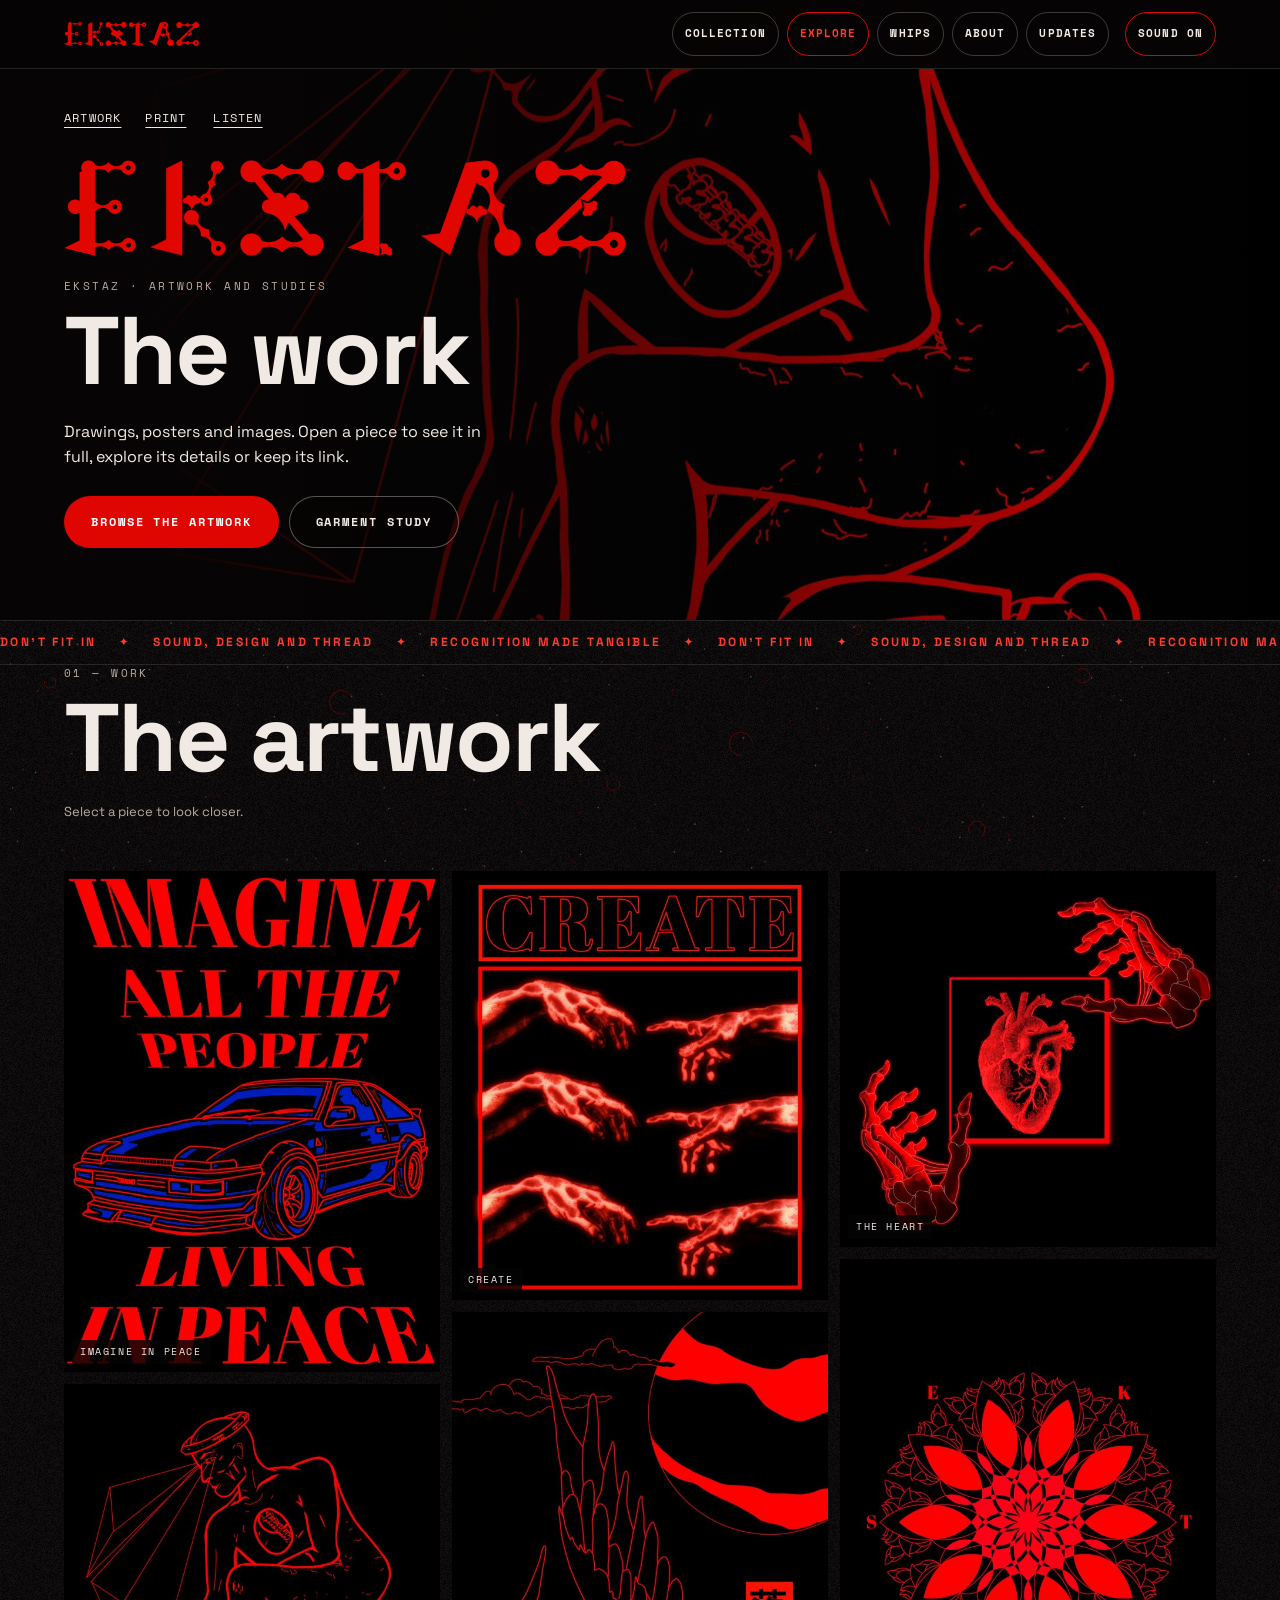
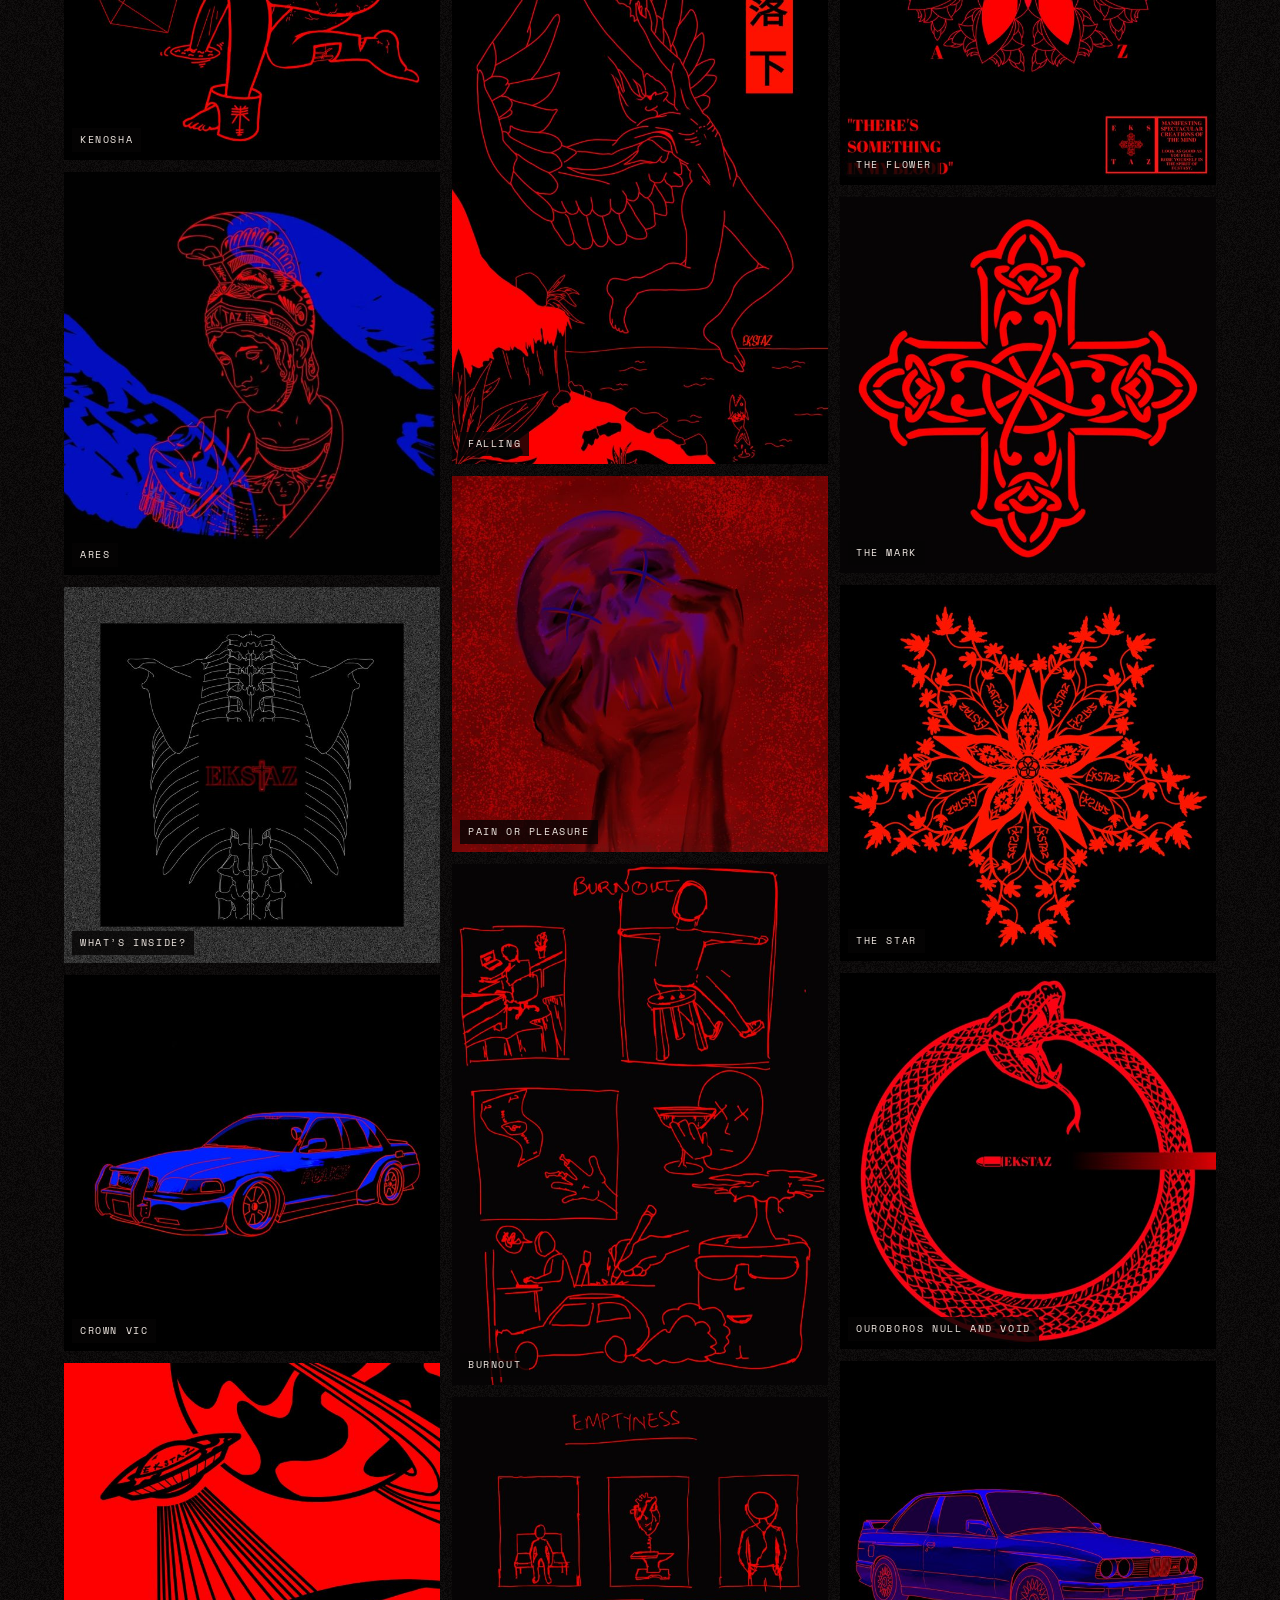
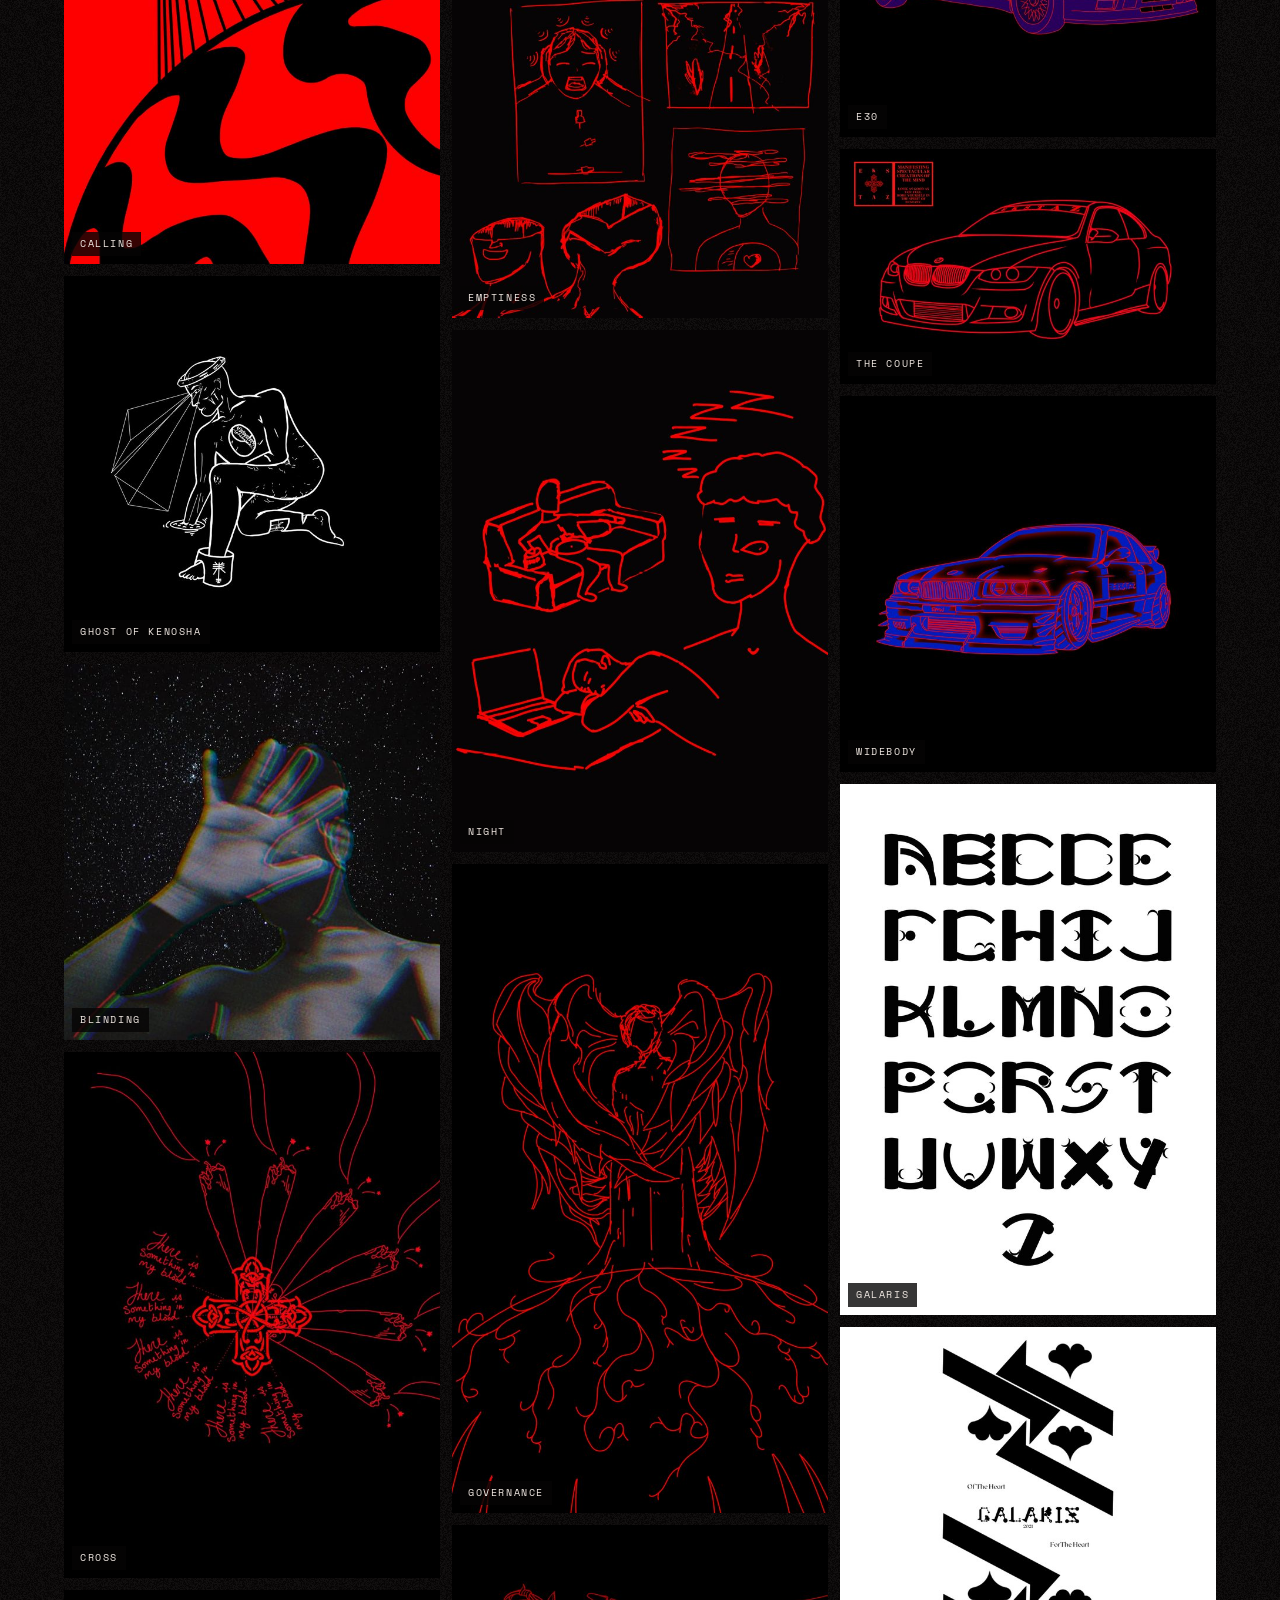
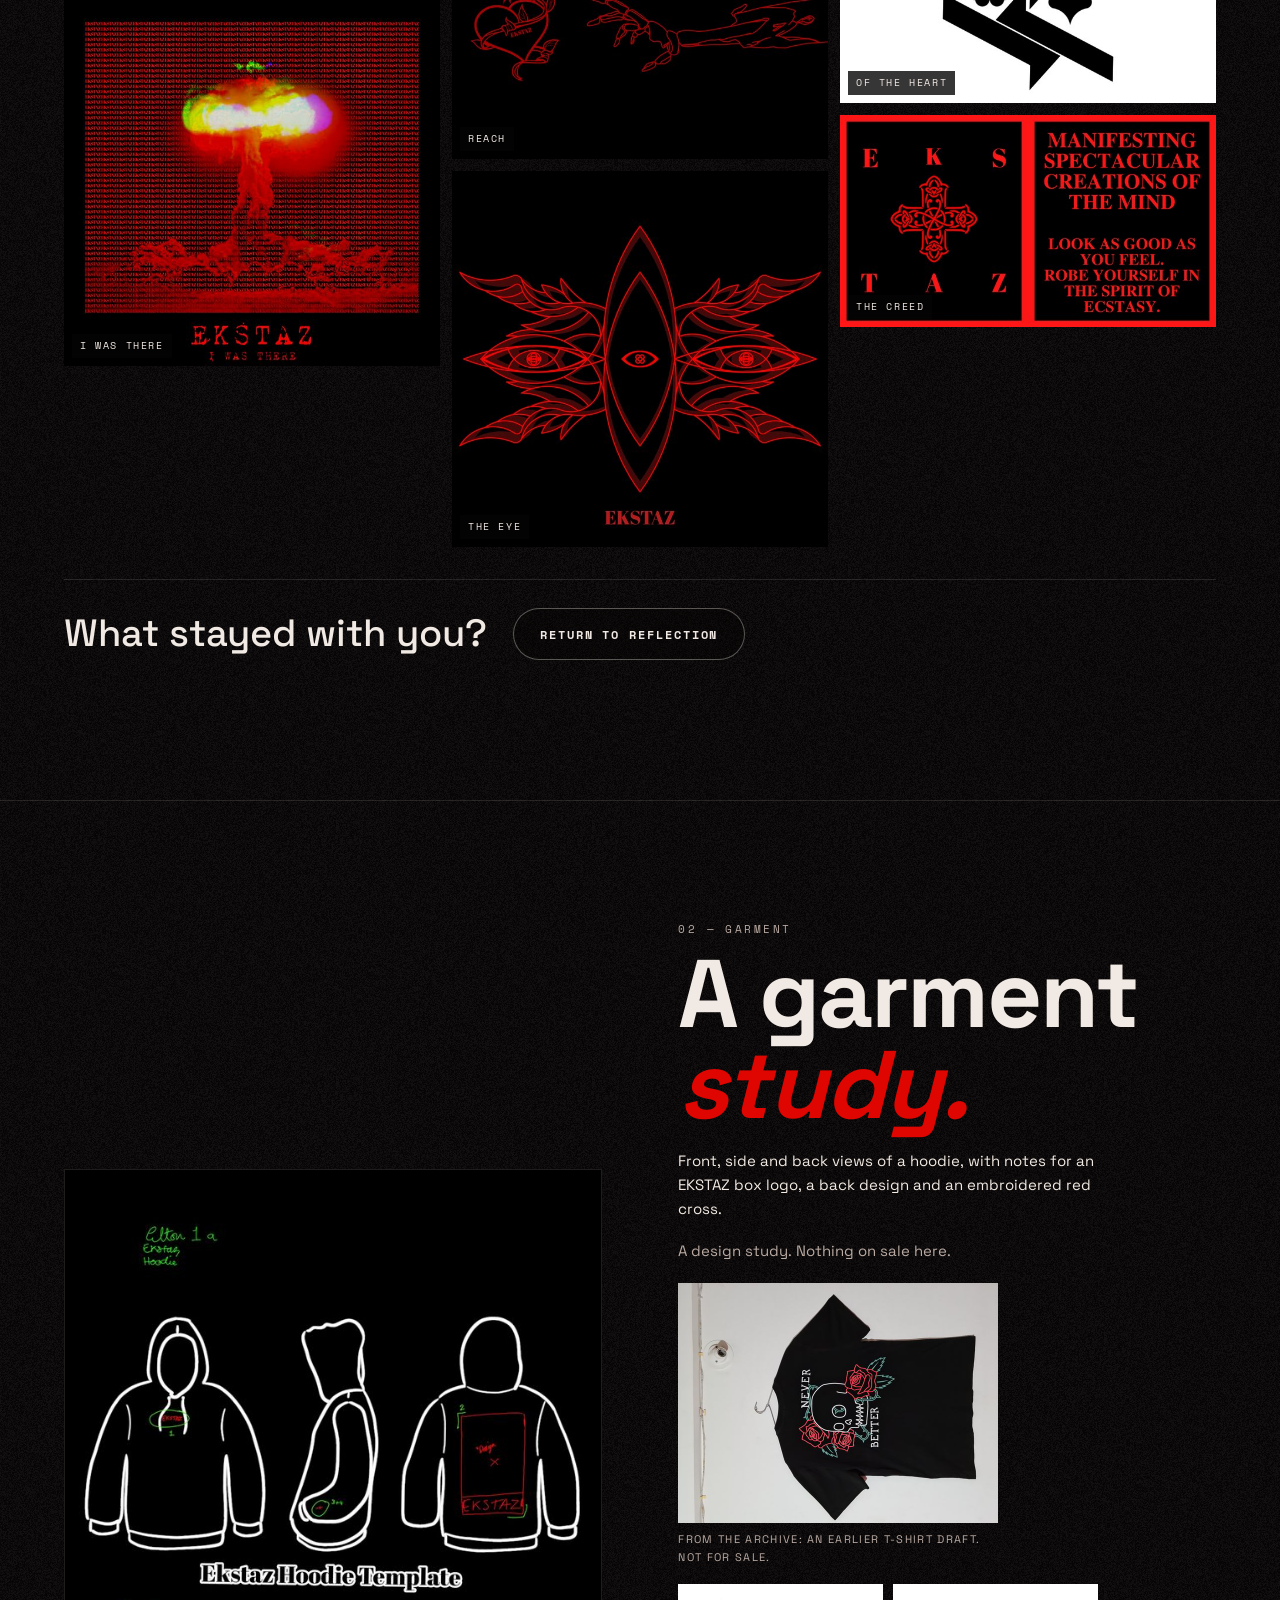
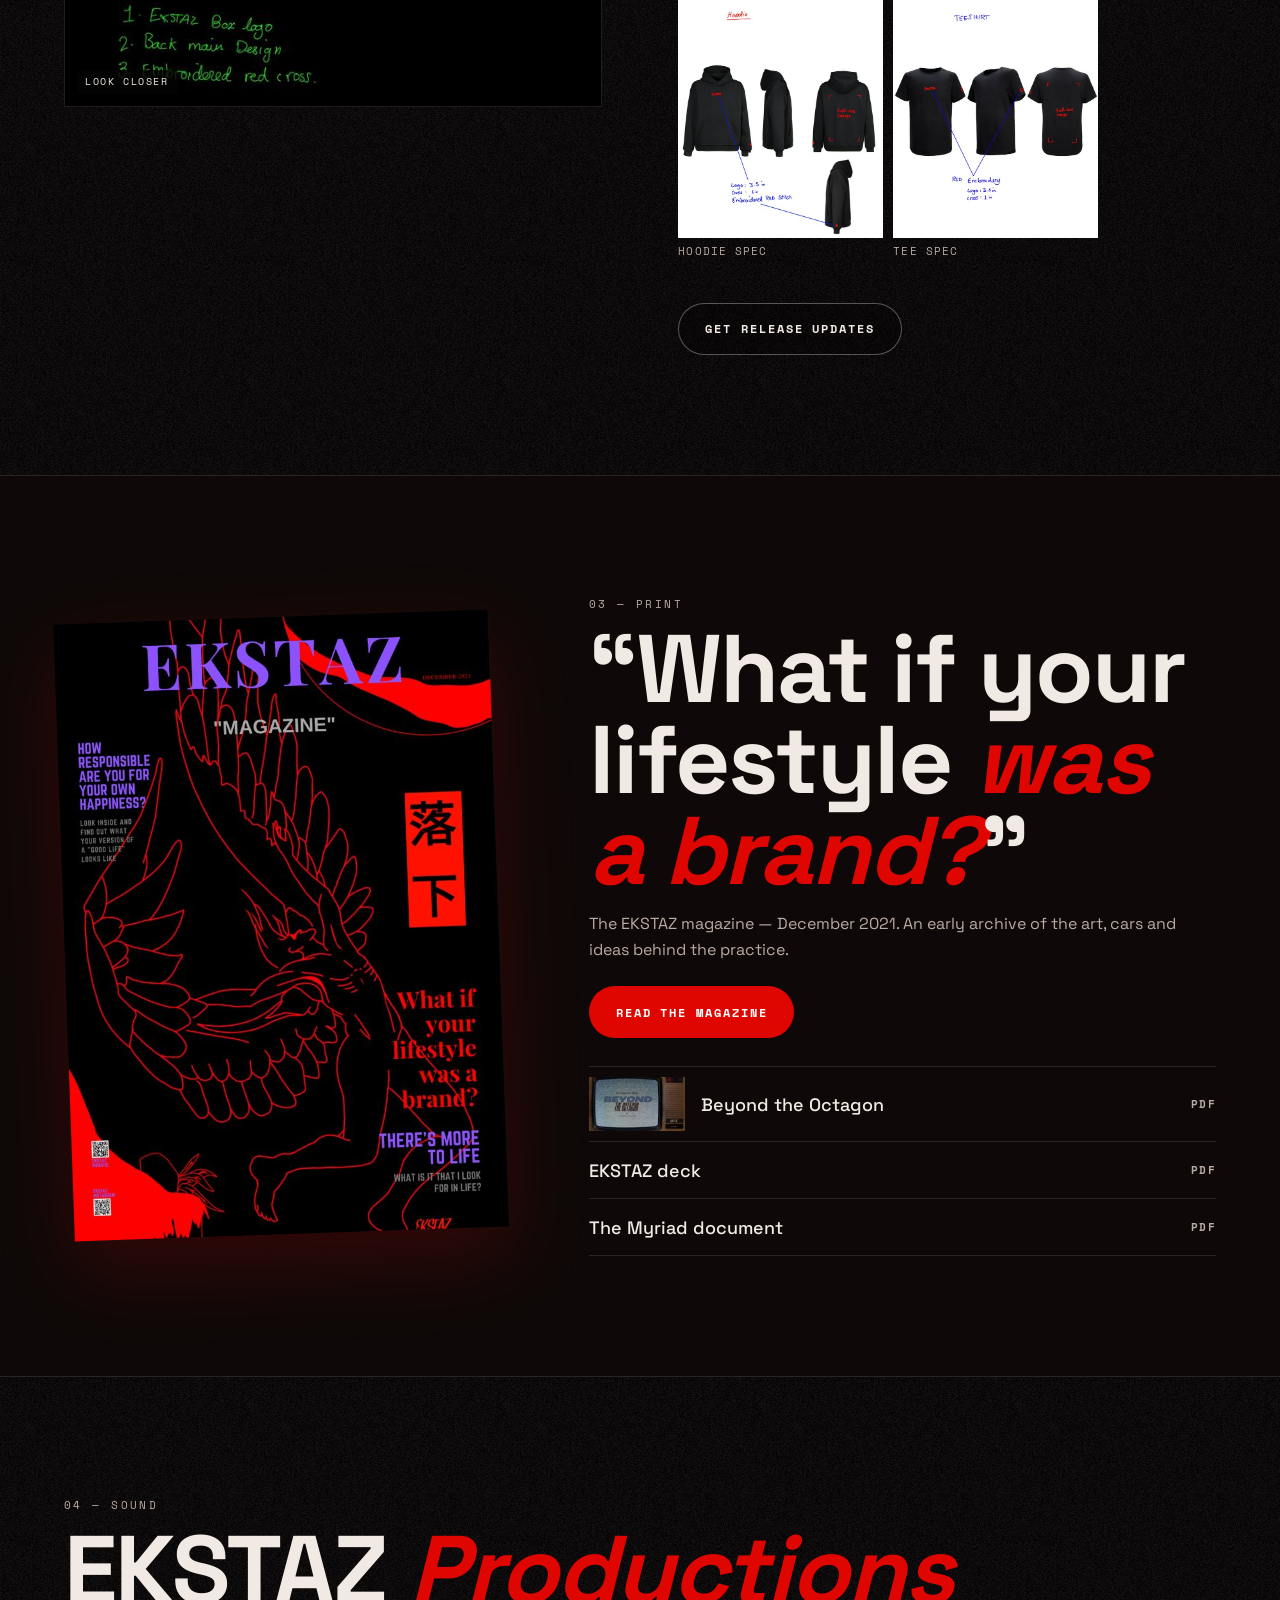
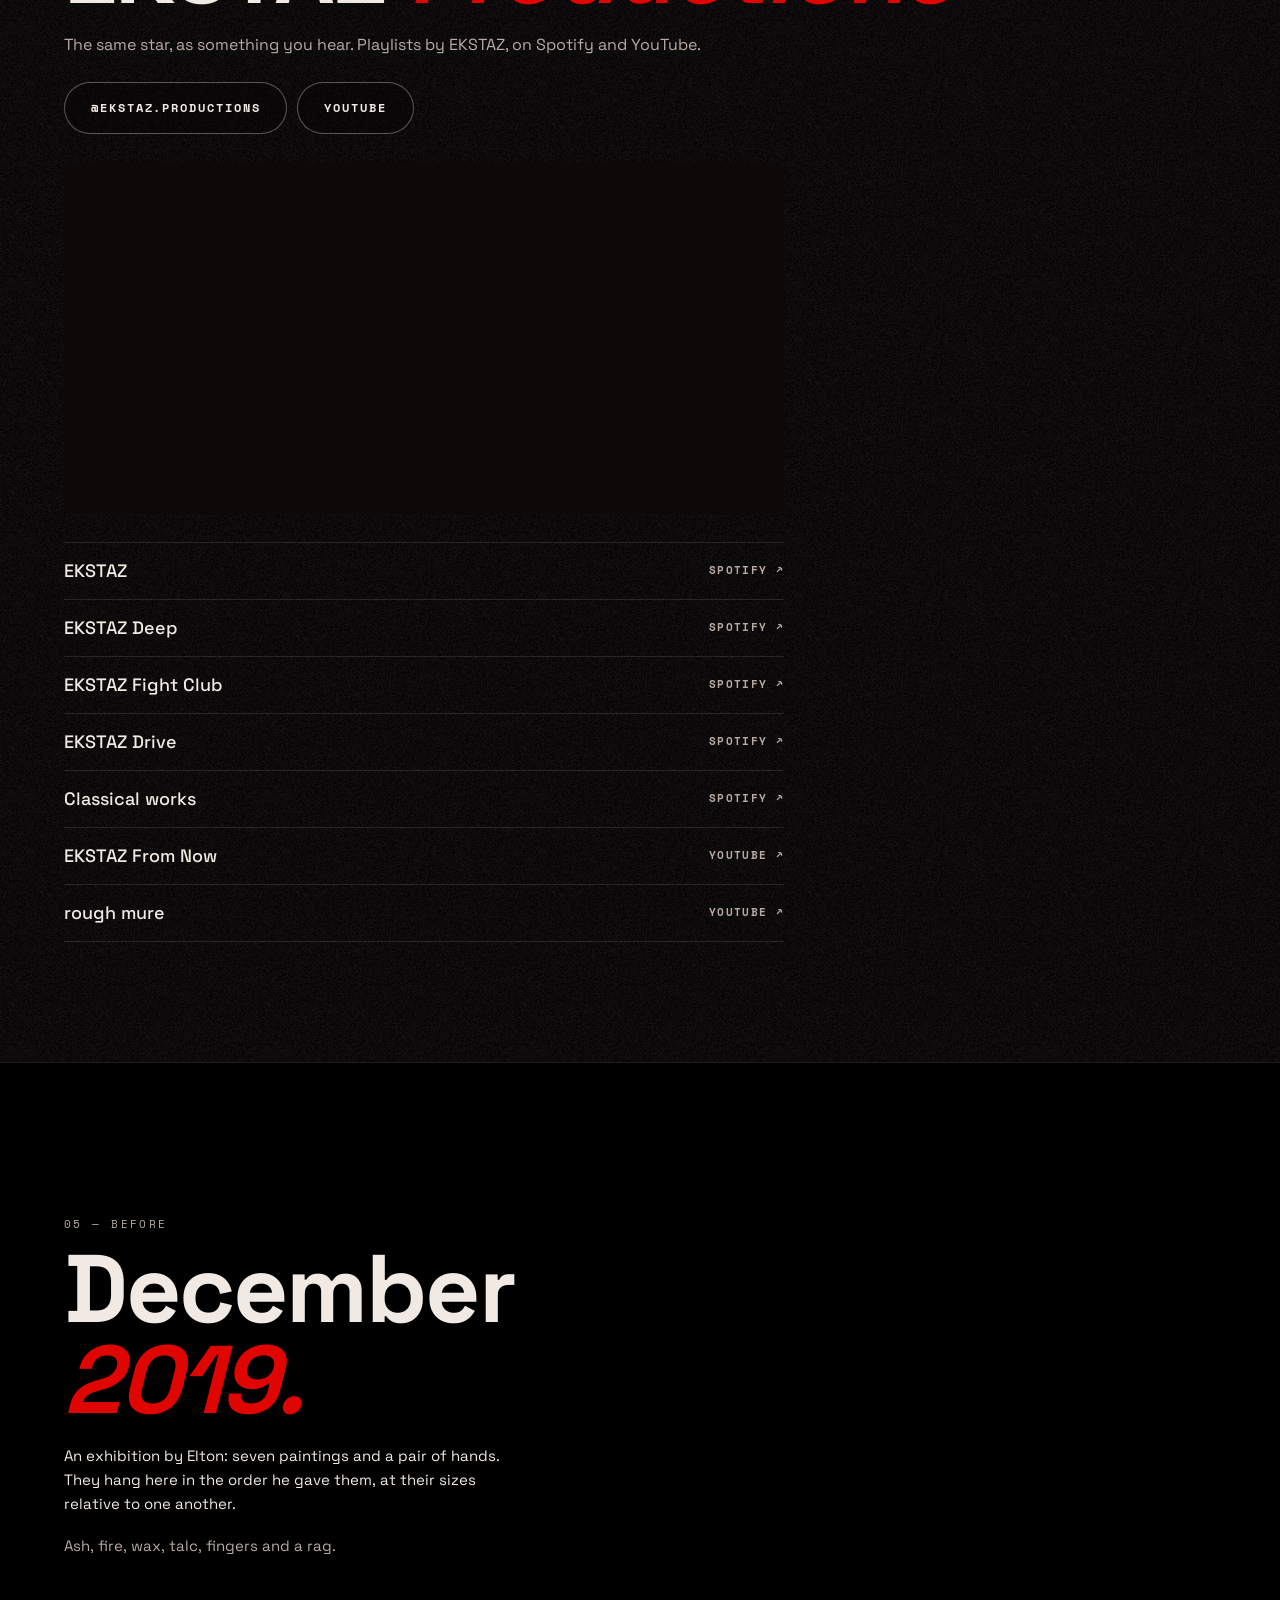
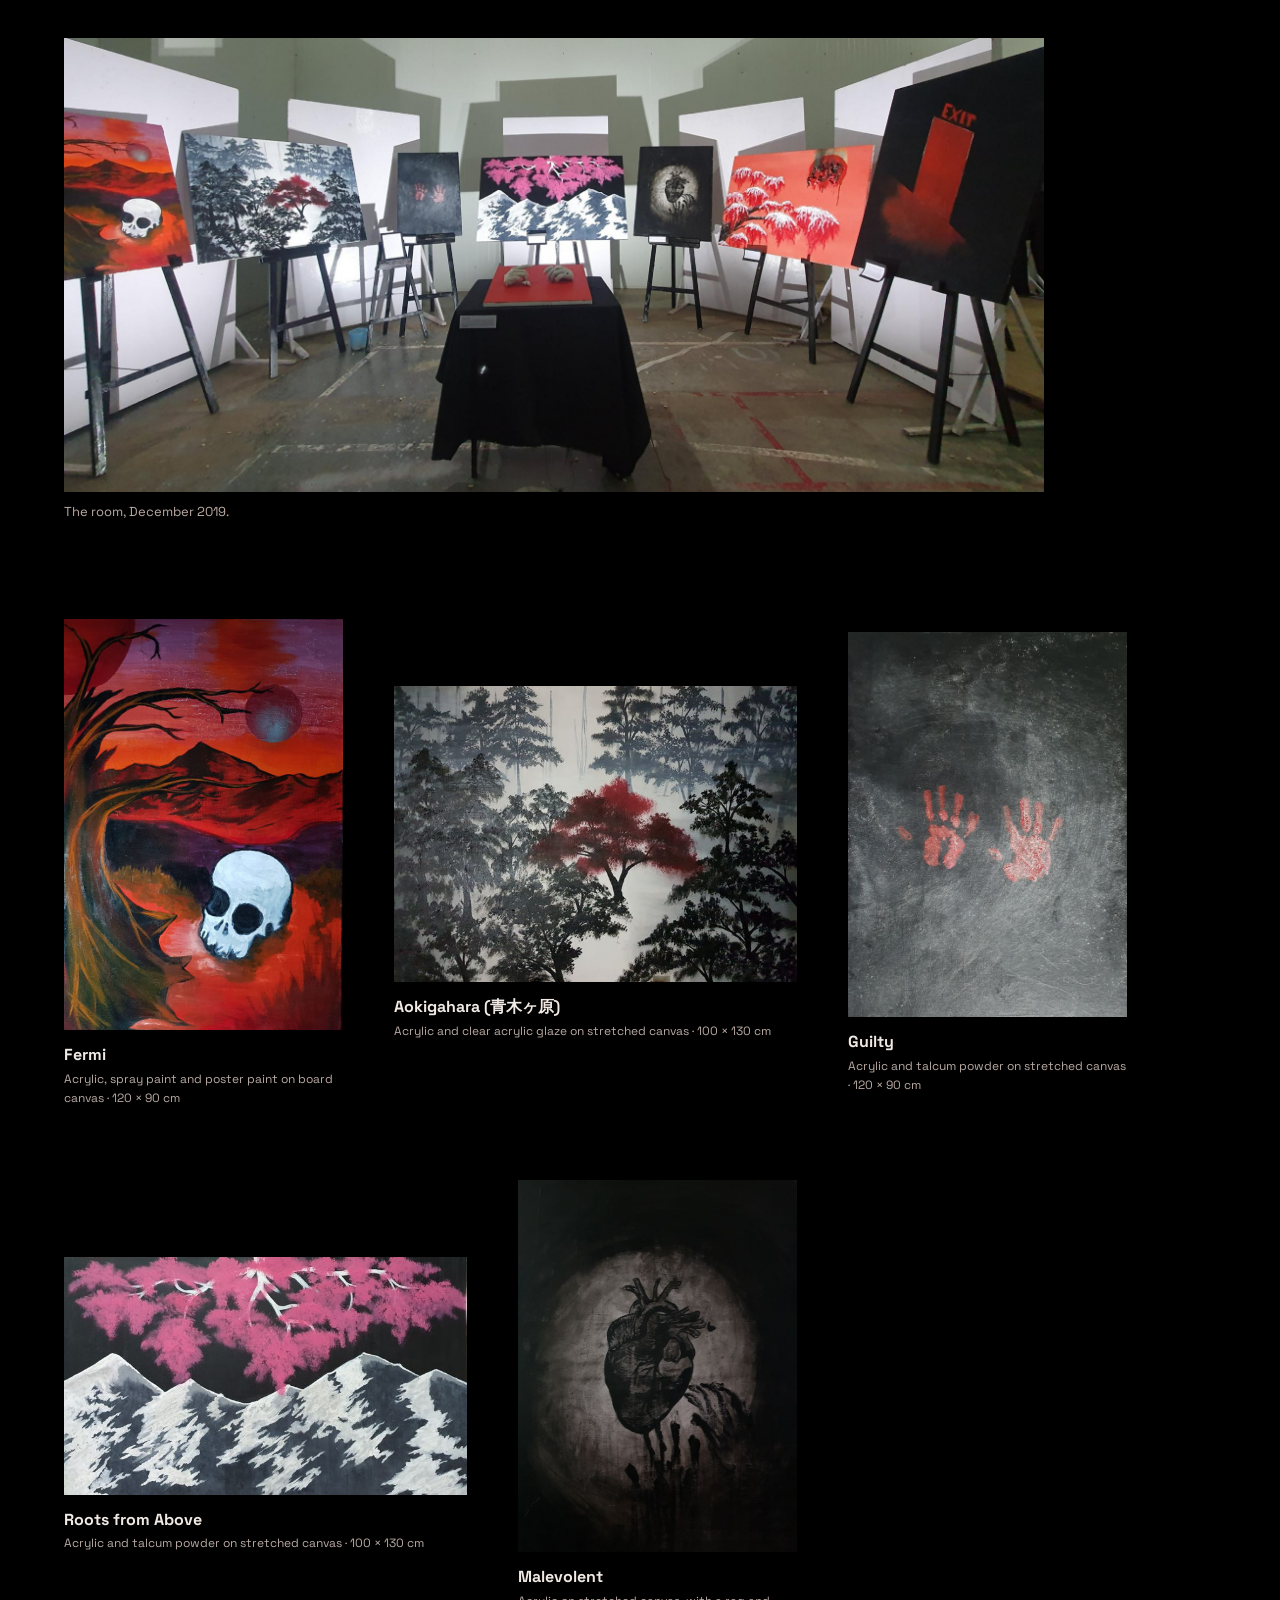
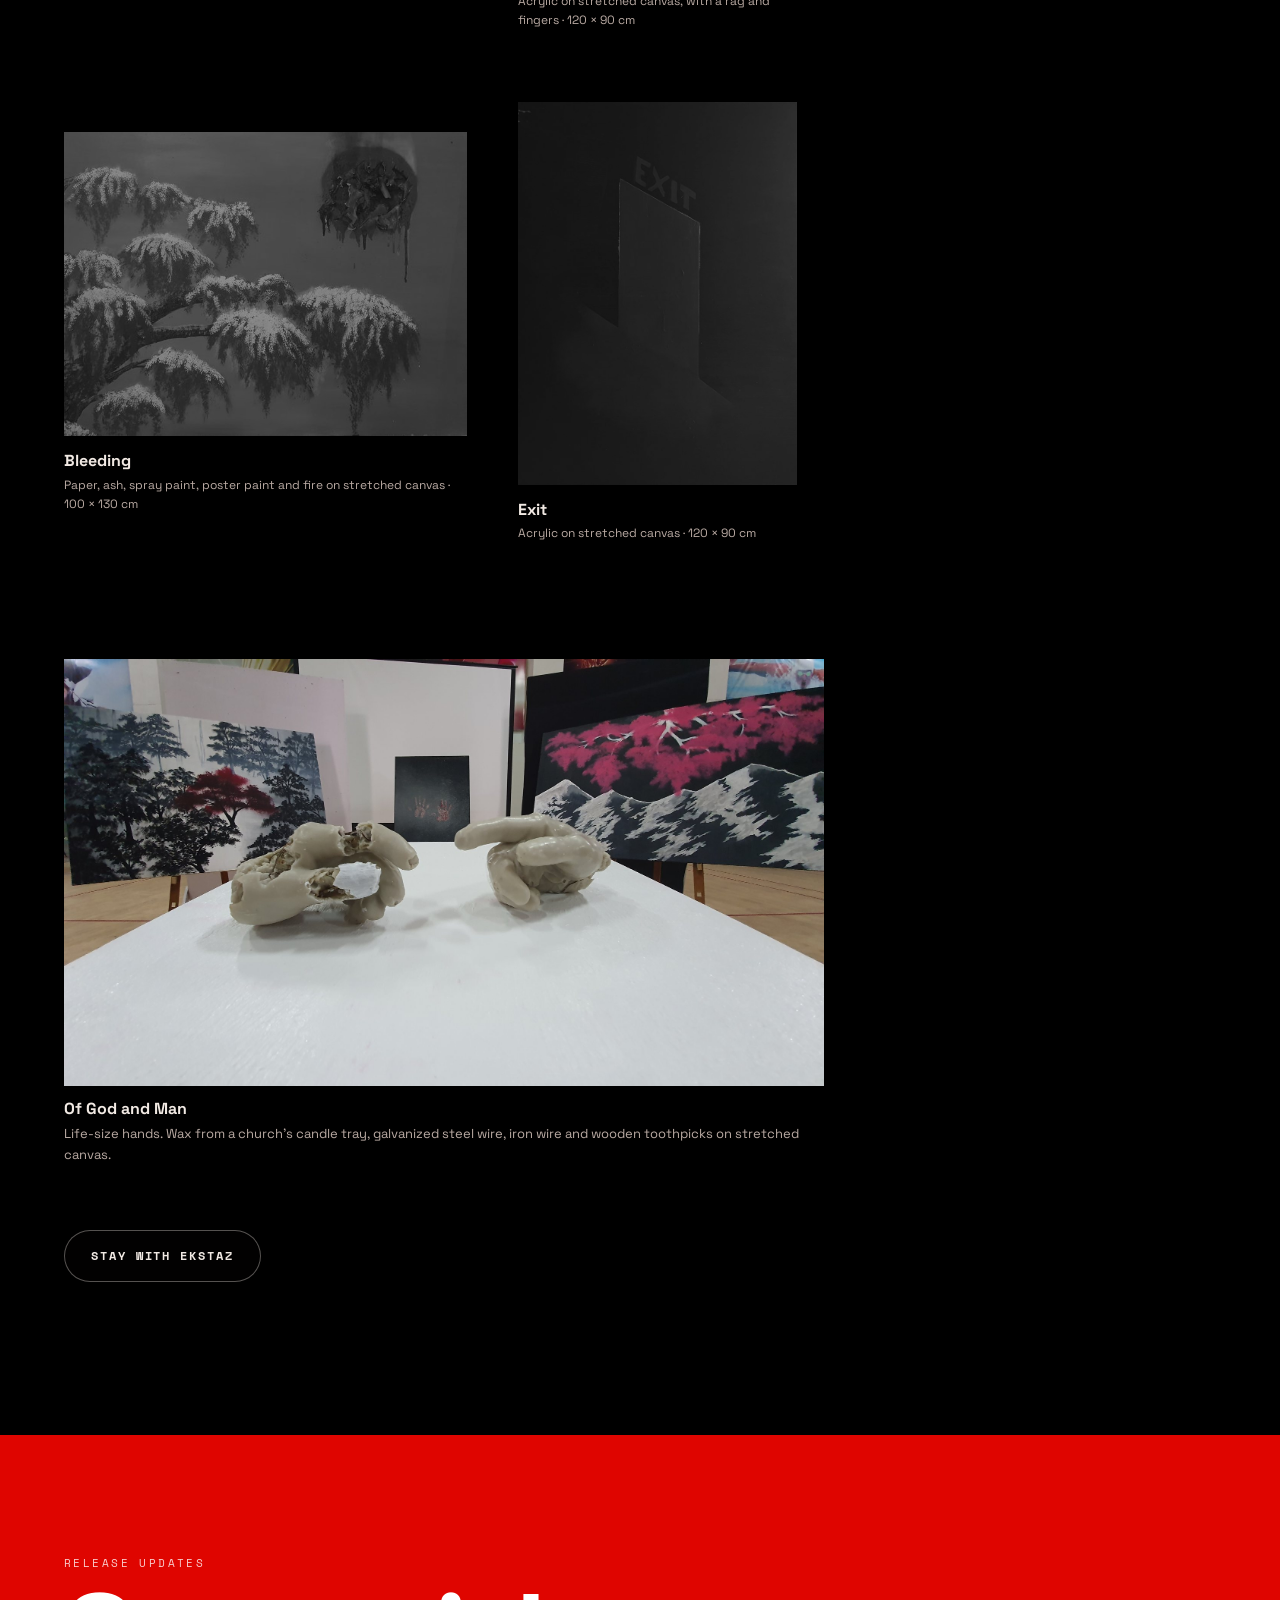
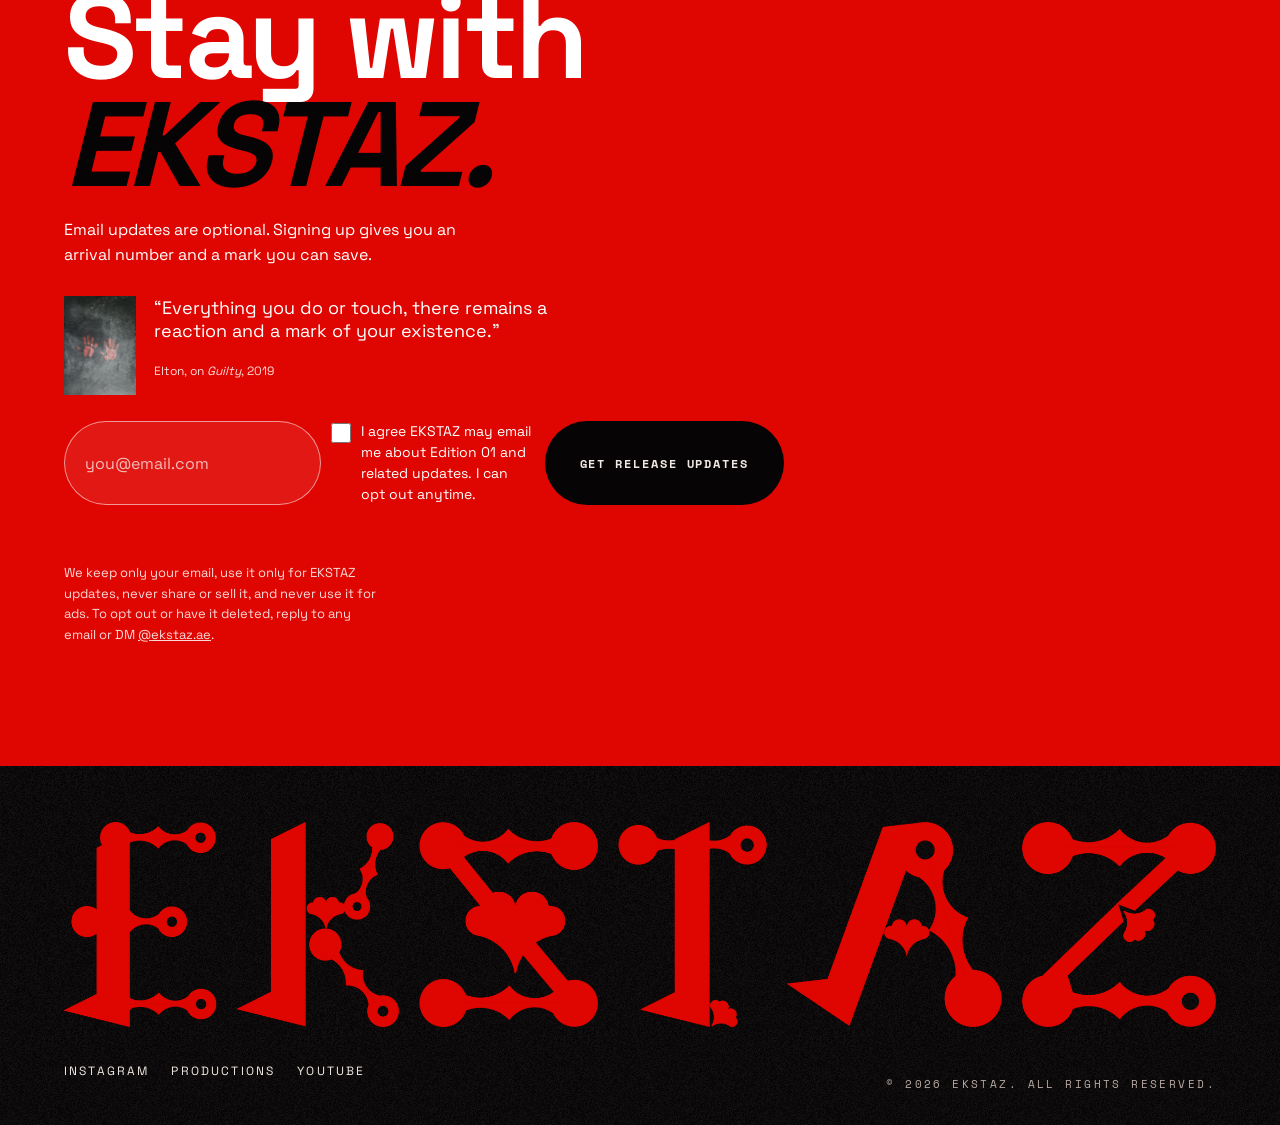
<file: work.html>
<!doctype html>
<html lang="en" data-drone="quiet">
<head>
  <meta charset="utf-8">
  <meta name="viewport" content="width=device-width, initial-scale=1, viewport-fit=cover">
  <title>EKSTAZ — The work</title>
  <meta name="description" content="Browse EKSTAZ drawings, posters and images. Look closer at the garment study and read the December 2021 magazine.">
  <link rel="canonical" href="https://ekstaz.art/work.html">
  <meta name="theme-color" content="#060404">
  <link rel="icon" type="image/png" href="assets/favicon.png">
  <link rel="apple-touch-icon" href="assets/apple-touch-icon.png">
  <meta property="og:type" content="website">
  <meta property="og:url" content="https://ekstaz.art/work.html">
  <meta property="og:title" content="EKSTAZ — The work">
  <meta property="og:description" content="Drawings, posters, images, a garment study and the December 2021 archive.">
  <meta property="og:image" content="https://ekstaz.art/assets/og.jpg">
  <meta property="og:image:width" content="1200">
  <meta property="og:image:height" content="630">
  <meta property="og:image:alt" content="EKSTAZ in red letters on black, over a faded red star">
  <meta name="twitter:card" content="summary_large_image">
  <meta name="twitter:image" content="https://ekstaz.art/assets/og.jpg">
  <link rel="preconnect" href="https://fonts.googleapis.com">
  <link rel="preconnect" href="https://fonts.gstatic.com" crossorigin>
  <link href="https://fonts.googleapis.com/css2?family=Space+Grotesk:wght@400;500;700&family=Space+Mono:wght@400;700&display=swap" rel="stylesheet">
  <link rel="preload" as="image" href="assets/art/kenosha.jpg">
  <link rel="stylesheet" href="styles.css">
  <link rel="stylesheet" href="artwork.css">
  <link rel="stylesheet" href="site-nav.css">
</head>
<body>
<canvas id="field" aria-hidden="true"></canvas>

<header class="bar site-header">
  <a class="bar-logo" href="/" aria-label="EKSTAZ home"><img src="assets/wordmark-crimson-sm.png" alt="EKSTAZ" width="135" height="24"></a>
  <nav class="bar-nav site-nav" aria-label="Main">
    <a href="collection.html">Collection</a>
    <a href="work.html" aria-current="page">Explore</a>
    <a href="whips.html">Whips</a>
    <a href="about.html">About</a>
    <a href="/#carry">Updates</a>
  </nav>
  <div class="bar-end"><a id="return-mark" class="bar-return" href="/" hidden>Your signal</a><button type="button" id="sound" class="bar-sound" aria-pressed="true">Sound on</button></div>
</header>

<main>
  <section id="top" class="hero hero-work">
    <img class="hero-art" src="assets/art/kenosha.jpg" srcset="assets/art/kenosha-sm.jpg 640w, assets/art/kenosha.jpg 2000w" sizes="100vw" alt="">
    <div class="hero-inner">
      <nav class="bar-nav site-context" aria-label="Explore formats"><a href="#work">Artwork</a><a href="#print">Print</a><a href="#productions">Listen</a></nav>
      <div class="hero-letters" aria-hidden="true"><img src="assets/letters/e.png" alt=""><img src="assets/letters/k.png" alt=""><img src="assets/letters/s.png" alt=""><img src="assets/letters/t.png" alt=""><img src="assets/letters/a.png" alt=""><img src="assets/letters/z.png" alt=""></div>
      <p class="label">EKSTAZ · Artwork and studies</p>
      <h1 class="sec-title">The work</h1>
      <p class="work-lead">Drawings, posters and images. Open a piece to see it in full, explore its details or keep its link.</p>
      <div class="hero-actions">
        <a class="btn btn-red" href="#work">Browse the artwork</a>
        <a class="btn btn-ghost" href="#garment">Garment study</a>
      </div>
    </div>
  </section>

  <div class="ticker" aria-hidden="true">
    <div class="ticker-track">
      <span>Don’t fit in</span><span>✦</span><span>Sound, design and thread</span><span>✦</span><span>Recognition made tangible</span><span>✦</span>
      <span>Don’t fit in</span><span>✦</span><span>Sound, design and thread</span><span>✦</span><span>Recognition made tangible</span><span>✦</span>
      <span>Don’t fit in</span><span>✦</span><span>Sound, design and thread</span><span>✦</span><span>Recognition made tangible</span><span>✦</span>
      <span>Don’t fit in</span><span>✦</span><span>Sound, design and thread</span><span>✦</span><span>Recognition made tangible</span><span>✦</span>
    </div>
  </div>

  <section id="work" class="work" data-reveal>
    <header class="sec-head">
      <p class="label">01 — Work</p>
      <h2 class="sec-title">The artwork</h2>
      <p class="work-note">Select a piece to look closer.</p>
    </header>
    <ul class="gallery">
      <li><a class="g-item art-open" href="assets/art/imagine.jpg" data-art="imagine" data-title="Imagine In Peace" data-medium="Poster" data-full="assets/art/imagine.jpg"><img src="assets/art/imagine-sm.jpg" width="640" height="853" loading="lazy" alt="Poster: ‘Imagine all the people living in peace’ in red type around a blue line drawing of a car"><span>Imagine In Peace</span></a></li>
      <li><a class="g-item art-open" href="assets/art/kenosha.jpg" data-art="kenosha" data-title="Kenosha" data-medium="Drawing" data-full="assets/art/kenosha.jpg"><img src="assets/art/kenosha-sm.jpg" width="640" height="640" loading="lazy" alt="Red line drawing of a kneeling figure with a halo and faceted lines projecting from one eye"><span>Kenosha</span></a></li>
      <li><a class="g-item art-open" href="assets/art/feel-it.jpg" data-art="feel-it" data-title="Ares" data-medium="Drawing" data-full="assets/art/feel-it.jpg"><img src="assets/art/feel-it-sm.jpg" width="640" height="686" loading="lazy" alt="Red line drawing of a helmeted classical bust marked EKSTAZ, over sweeping blue brush strokes"><span>Ares</span></a></li>
      <li><a class="g-item art-open" href="assets/art/ribcage.jpg" data-art="ribcage" data-title="What’s inside?" data-medium="Drawing" data-full="assets/art/ribcage.jpg"><img src="assets/art/ribcage-sm.jpg" width="640" height="640" loading="lazy" alt="White line drawing of a ribcage with the red EKSTAZ mark at its centre"><span>What’s inside?</span></a></li>
      <li><a class="g-item art-open" href="assets/art/crown.jpg" data-art="crown" data-title="Crown Vic" data-medium="Drawing" data-full="assets/art/crown.jpg"><img src="assets/art/crown-sm.jpg" width="640" height="640" loading="lazy" alt="Blue and red line drawing of a sedan on black"><span>Crown Vic</span></a></li>
      <li><a class="g-item art-open" href="assets/art/dont-fit-in.jpg" data-art="dont-fit-in" data-title="Calling" data-medium="Poster" data-full="assets/art/dont-fit-in.jpg"><img src="assets/art/dont-fit-in-sm.jpg" width="640" height="853" loading="lazy" alt="Red and black poster of a flying saucer beaming over a planet"><span>Calling</span></a></li>
      <li><a class="g-item art-open" href="assets/art/before-thee.jpg" data-art="before-thee" data-title="Ghost of Kenosha" data-medium="Drawing" data-full="assets/art/before-thee.jpg"><img src="assets/art/before-thee-sm.jpg" width="640" height="640" loading="lazy" alt="White line drawing of a kneeling figure with a halo and an open chest exposing the spine"><span>Ghost of Kenosha</span></a></li>
      <li><a class="g-item art-open" href="assets/art/hands.jpg" data-art="hands" data-title="Blinding" data-medium="Image" data-full="assets/art/hands.jpg"><img src="assets/art/hands-sm.jpg" width="640" height="640" loading="lazy" alt="Raised palm covering a face against a starfield, with split red, green and blue edges"><span>Blinding</span></a></li>
      <li><a class="g-item art-open" href="assets/art/cross.jpg" data-art="cross" data-title="Cross" data-medium="Drawing" data-full="assets/art/cross.jpg"><img src="assets/art/cross-sm.jpg" width="640" height="896" loading="lazy" alt="Red pencil sketch of an ornate cross with handwritten notes radiating outward"><span>Cross</span></a></li>
      <li><a class="g-item art-open" href="assets/art/red.jpg" data-art="red" data-title="I Was There" data-medium="Image" data-full="assets/art/red.jpg"><img src="assets/art/red-sm.jpg" width="640" height="640" loading="lazy" alt="A mushroom cloud glowing through rows of repeated red EKSTAZ type, captioned ‘I was there’"><span>I Was There</span></a></li>
      <li><a class="g-item art-open" href="assets/art/field.jpg" data-art="field" data-title="Create" data-medium="Poster" data-full="assets/art/field.jpg"><img src="assets/art/field-sm.jpg" width="640" height="731" loading="lazy" alt="Poster: ‘CREATE’ in outlined red type above three pairs of glowing red reaching hands"><span>Create</span></a></li>
      <li><a class="g-item art-open" href="assets/art/falling.jpg" data-art="falling" data-title="Falling" data-medium="Drawing" data-full="assets/art/falling.jpg"><img src="assets/art/falling-sm.jpg" width="640" height="1280" loading="lazy" alt="Red line drawing of a winged figure above water beneath a red and black disc, beside the characters 落下"><span>Falling</span></a></li>
      <li><a class="g-item art-open" href="assets/art/pain.jpg" data-art="pain" data-title="Pain or Pleasure" data-medium="Image" data-full="assets/art/pain.jpg"><img src="assets/art/pain-sm.jpg" width="640" height="640" loading="lazy" alt="Distorted face washed in red"><span>Pain or Pleasure</span></a></li>
      <li><a class="g-item art-open" href="assets/art/burnout.jpg" data-art="burnout" data-title="Burnout" data-medium="Drawing" data-full="assets/art/burnout.jpg"><img src="assets/art/burnout-sm.jpg" width="640" height="887" loading="lazy" alt="Red sketched panels of a designer at a desk, worn down, under the word Burnout"><span>Burnout</span></a></li>
      <li><a class="g-item art-open" href="assets/art/emptiness.jpg" data-art="emptiness" data-title="Emptiness" data-medium="Drawing" data-full="assets/art/emptiness.jpg"><img src="assets/art/emptiness-sm.jpg" width="640" height="887" loading="lazy" alt="Red sketched panels of figures with hollow chests, under the word Emptiness"><span>Emptiness</span></a></li>
      <li><a class="g-item art-open" href="assets/art/night.jpg" data-art="night" data-title="Night" data-medium="Drawing" data-full="assets/art/night.jpg"><img src="assets/art/night-sm.jpg" width="640" height="887" loading="lazy" alt="Red line drawing of a figure awake beside a sleeping one, a laptop glowing in the dark"><span>Night</span></a></li>
      <li><a class="g-item art-open" href="assets/art/governance.jpg" data-art="governance" data-title="Governance" data-medium="Drawing" data-full="assets/art/governance.jpg"><img src="assets/art/governance-sm.jpg" width="640" height="1105" loading="lazy" alt="Red line drawing of a winged figure rising from a mass of roots"><span>Governance</span></a></li>
      <li><a class="g-item art-open" href="assets/art/reach.jpg" data-art="reach" data-title="Reach" data-medium="Drawing" data-full="assets/art/reach.jpg"><img src="assets/art/reach-sm.jpg" width="640" height="399" loading="lazy" alt="Red line drawing of a skeletal hand reaching toward a heart"><span>Reach</span></a></li>
      <li><a class="g-item art-open" href="assets/art/the-eye.jpg" data-art="the-eye" data-title="The Eye" data-medium="Drawing" data-full="assets/art/the-eye.jpg"><img src="assets/art/the-eye-sm.jpg" width="640" height="640" loading="lazy" alt="Red symmetrical drawing of a large eye flanked by two smaller eyes and wings, above EKSTAZ"><span>The Eye</span></a></li>
      <li><a class="g-item art-open" href="assets/art/the-heart.jpg" data-art="the-heart" data-title="The Heart" data-medium="Drawing" data-full="assets/art/the-heart.jpg"><img src="assets/art/the-heart-sm.jpg" width="640" height="640" loading="lazy" alt="Red drawing of an anatomical heart in a frame, two skeletal hands reaching toward it"><span>The Heart</span></a></li>
      <li><a class="g-item art-open" href="assets/art/the-flower.jpg" data-art="the-flower" data-title="The Flower" data-medium="Drawing" data-full="assets/art/the-flower.jpg"><img src="assets/art/the-flower-sm.jpg" width="640" height="896" loading="lazy" alt="Red mandala flower with the letters E K S T A Z around it"><span>The Flower</span></a></li>
      <li><a class="g-item art-open" href="assets/art/the-mark.jpg" data-art="the-mark" data-title="The Mark" data-medium="Drawing" data-full="assets/art/the-mark.jpg"><img src="assets/art/the-mark-sm.jpg" width="640" height="640" loading="lazy" alt="Ornate red cross on black"><span>The Mark</span></a></li>
      <li><a class="g-item art-open" href="assets/art/the-star.jpg" data-art="the-star" data-title="The Star" data-medium="Drawing" data-full="assets/art/the-star.jpg"><img src="assets/art/the-star-sm.jpg" width="640" height="640" loading="lazy" alt="Red star built from leaves and the word EKSTAZ repeated around it"><span>The Star</span></a></li>
      <li><a class="g-item art-open" href="assets/art/ouroboros.jpg" data-art="ouroboros" data-title="Ouroboros null and void" data-medium="Drawing" data-full="assets/art/ouroboros.jpg"><img src="assets/art/ouroboros-sm.jpg" width="640" height="640" loading="lazy" alt="Red snake eating its own tail, a bullet marked EKSTAZ passing through it"><span>Ouroboros null and void</span></a></li>
      <li><a class="g-item art-open" href="assets/art/e30.jpg" data-art="e30" data-title="E30" data-medium="Drawing" data-full="assets/art/e30.jpg"><img src="assets/art/e30-sm.jpg" width="640" height="640" loading="lazy" alt="Blue and red line drawing of a BMW E30"><span>E30</span></a></li>
      <li><a class="g-item art-open" href="assets/art/the-coupe.jpg" data-art="the-coupe" data-title="The Coupe" data-medium="Drawing" data-full="assets/art/the-coupe.jpg"><img src="assets/art/the-coupe-sm.jpg" width="640" height="399" loading="lazy" alt="Red line drawing of a BMW coupe"><span>The Coupe</span></a></li>
      <li><a class="g-item art-open" href="assets/art/widebody.jpg" data-art="widebody" data-title="Widebody" data-medium="Drawing" data-full="assets/art/widebody.jpg"><img src="assets/art/widebody-sm.jpg" width="640" height="640" loading="lazy" alt="Blue and red line drawing of a widebody BMW"><span>Widebody</span></a></li>
      <li><a class="g-item art-open" href="assets/art/galaris.jpg" data-art="galaris" data-title="Galaris" data-medium="Design" data-full="assets/art/galaris.jpg"><img src="assets/art/galaris-sm.jpg" width="640" height="905" loading="lazy" alt="Black joined-ball typeface specimen, A to Z"><span>Galaris</span></a></li>
      <li><a class="g-item art-open" href="assets/art/of-the-heart.jpg" data-art="of-the-heart" data-title="Of The Heart" data-medium="Design" data-full="assets/art/of-the-heart.jpg"><img src="assets/art/of-the-heart-sm.jpg" width="640" height="640" loading="lazy" alt="Black and white poster: GALARIS 2021, Of The Heart, For The Heart, between angled bars and ivy leaves"><span>Of The Heart</span></a></li>
      <li><a class="g-item art-open" href="assets/art/the-creed.jpg" data-art="the-creed" data-title="The Creed" data-medium="Design" data-full="assets/art/the-creed.jpg"><img src="assets/art/the-creed-sm.jpg" width="640" height="360" loading="lazy" alt="Red card: EKSTAZ around an ornate cross, beside the line Manifesting spectacular creations of the mind"><span>The Creed</span></a></li>
    </ul>
    <div class="gallery-return">
      <p>What stayed with you?</p>
      <a class="btn btn-ghost" href="/#reflection">Return to reflection</a>
    </div>
  </section>

  <section id="garment" class="garment" data-reveal>
    <figure class="garment-art">
      <a class="art-open garment-study" href="assets/art/blueprint.jpg" data-art="hoodie-study" data-title="Elton 1a" data-medium="Garment study" data-full="assets/art/blueprint.jpg">
      <img src="assets/art/blueprint-sm.jpg" srcset="assets/art/blueprint-sm.jpg 640w, assets/art/blueprint.jpg 1200w" sizes="(min-width: 900px) 50vw, 100vw" width="640" height="640" loading="lazy" alt="Hand-drawn EKSTAZ hoodie template: front, side and back views">
      <span class="garment-study-label">Look closer</span></a>
    </figure>
    <div class="garment-copy">
      <p class="label">02 — Garment</p>
      <h2 class="sec-title">A garment <em>study.</em></h2>
      <p>Front, side and back views of a hoodie, with notes for an EKSTAZ box logo, a back design and an embroidered red cross.</p>
      <p class="muted">A design study. Nothing on sale here.</p>
      <figure class="garment-archive"><img src="assets/art/archive-tee-sm.jpg" srcset="assets/art/archive-tee-sm.jpg 640w, assets/art/archive-tee.jpg 1600w" sizes="(min-width: 900px) 24vw, 70vw" width="640" height="480" loading="lazy" alt="Black T-shirt laid flat, printed with red roses and the words Never Better"><figcaption>From the archive: an earlier T-shirt draft. Not for sale.</figcaption></figure>
      <div class="garment-specs">
        <a class="art-open" href="assets/art/hoodie-spec.jpg" data-art="hoodie-spec" data-title="Hoodie spec" data-medium="Garment study" data-full="assets/art/hoodie-spec.jpg"><img src="assets/art/hoodie-spec-sm.jpg" width="640" height="791" loading="lazy" alt="Black hoodie from four sides with handwritten notes: logo 3.5 inches, cross 1 inch, embroidered red stitch"><span>Hoodie spec</span></a>
        <a class="art-open" href="assets/art/tee-spec.jpg" data-art="tee-spec" data-title="Tee spec" data-medium="Garment study" data-full="assets/art/tee-spec.jpg"><img src="assets/art/tee-spec-sm.jpg" width="640" height="791" loading="lazy" alt="Black T-shirt from three sides with handwritten notes: red embroidery, logo 3.5 inches, cross 1 inch"><span>Tee spec</span></a>
      </div>
      <a class="btn btn-ghost" href="#list">Get release updates</a>
    </div>
  </section>

  <section id="print" class="mag" data-reveal>
    <img class="mag-cover" src="assets/art/magazine-sm.jpg" srcset="assets/art/magazine-sm.jpg 640w, assets/art/magazine.jpg 1200w" sizes="(min-width: 900px) 34vw, 78vw" width="640" height="908" loading="lazy" alt="Cover of the EKSTAZ magazine: red crane illustration, Japanese characters and the line ‘What if your lifestyle was a brand?’">
    <div class="mag-copy">
      <p class="label">03 — Print</p>
      <h2 class="sec-title">“What if your lifestyle <em>was a brand?</em>”</h2>
      <p>The EKSTAZ magazine — December 2021. An early archive of the art, cars and ideas behind the practice.</p>
      <a class="btn btn-red" href="magazine.html">Read the magazine</a>
      <ul class="print-more">
        <li><a href="assets/publications/beyond-the-octagon.pdf" rel="noopener"><img src="assets/publications/beyond-the-octagon.jpg" width="1200" height="675" loading="lazy" alt="Cover of Beyond the Octagon"><span>Beyond the Octagon</span><span class="print-kind">PDF</span></a></li>
        <li><a href="assets/publications/ekstaz-deck.pdf" rel="noopener"><span>EKSTAZ deck</span><span class="print-kind">PDF</span></a></li>
        <li><a href="assets/publications/myriad-dubai.pdf" rel="noopener"><span>The Myriad document</span><span class="print-kind">PDF</span></a></li>
      </ul>
    </div>
  </section>

  <section id="productions" class="sound" data-reveal>
    <p class="label">04 — Sound</p>
    <h2 class="sec-title">EKSTAZ <em>Productions</em></h2>
    <p>The same star, as something you hear. Playlists by EKSTAZ, on Spotify and YouTube.</p>
    <div class="sound-links">
      <a class="btn btn-ghost" href="https://www.instagram.com/ekstaz.productions" rel="noopener">@ekstaz.productions</a>
      <a class="btn btn-ghost" href="https://www.youtube.com/@ekstazdesign4151" rel="noopener">YouTube</a>
    </div>
    <div class="sound-player"><iframe title="EKSTAZ playlist on Spotify" src="https://open.spotify.com/embed/playlist/5oj10Mnw6g5nhKNHxqdWzu?utm_source=generator&amp;theme=0" width="100%" height="352" allow="autoplay; clipboard-write; encrypted-media; fullscreen; picture-in-picture" loading="lazy"></iframe></div>
    <ul class="print-more playlists" aria-label="Playlists">
        <li><a href="https://open.spotify.com/playlist/5oj10Mnw6g5nhKNHxqdWzu" rel="noopener"><span>EKSTAZ</span><span class="print-kind">Spotify ↗</span></a></li>
        <li><a href="https://open.spotify.com/playlist/2gPDLjUzuflILc1dmMFcP6" rel="noopener"><span>EKSTAZ Deep</span><span class="print-kind">Spotify ↗</span></a></li>
        <li><a href="https://open.spotify.com/playlist/6L2Nb0QnK18Cs2HYpBCTKN" rel="noopener"><span>EKSTAZ Fight Club</span><span class="print-kind">Spotify ↗</span></a></li>
        <li><a href="https://open.spotify.com/playlist/1864bOpqQSarHHbgrydq9j" rel="noopener"><span>EKSTAZ Drive</span><span class="print-kind">Spotify ↗</span></a></li>
        <li><a href="https://open.spotify.com/playlist/6NnCvgNDcViKvUcuBu7Of3" rel="noopener"><span>Classical works</span><span class="print-kind">Spotify ↗</span></a></li>
        <li><a href="https://www.youtube.com/playlist?list=PL0waeXxFmVlmstT_-oxGnBG0E9n1IkbM2" rel="noopener"><span>EKSTAZ From Now</span><span class="print-kind">YouTube ↗</span></a></li>
        <li><a href="https://www.youtube.com/playlist?list=PL0waeXxFmVlmvOezvehoCaUDIcAlq1ilz" rel="noopener"><span>rough mure</span><span class="print-kind">YouTube ↗</span></a></li>
    </ul>
  </section>

  <section id="before" class="before" aria-labelledby="before-title">
    <div class="before-head">
      <p class="label">05 — Before</p>
      <h2 class="sec-title" id="before-title">December <em>2019.</em></h2>
      <p>An exhibition by Elton: seven paintings and a pair of hands. They hang here in the order he gave them, at their sizes relative to one another.</p>
      <p class="muted">Ash, fire, wax, talc, fingers and a rag.</p>
    </div>
    <figure class="before-room">
      <img src="assets/art/2019/exhibit-sm.jpg" srcset="assets/art/2019/exhibit-sm.jpg 640w, assets/art/2019/exhibit.jpg 2000w" sizes="(min-width: 900px) 70vw, 100vw" width="640" height="296" loading="lazy" alt="The exhibition room: paintings on easels in a half circle around a black-draped table">
      <figcaption>The room, December 2019.</figcaption>
    </figure>
    <ol class="before-wall">
      <li class="before-piece" style="--cm: 90"><img src="assets/art/2019/fermi-sm.jpg" srcset="assets/art/2019/fermi-sm.jpg 640w, assets/art/2019/fermi.jpg 1357w" sizes="(min-width: 900px) 280px, 70vw" width="640" height="944" loading="lazy" alt="A white skull at the foot of a bare tree under a red sky, a dark moon above the mountains"><p class="before-label"><span class="before-title">Fermi</span><span>Acrylic, spray paint and poster paint on board canvas · 120 × 90 cm</span></p></li>
      <li class="before-piece" style="--cm: 130"><img src="assets/art/2019/aokigahara-sm.jpg" srcset="assets/art/2019/aokigahara-sm.jpg 640w, assets/art/2019/aokigahara.jpg 2000w" sizes="(min-width: 900px) 400px, 100vw" width="640" height="471" loading="lazy" alt="A forest of black and grey trees in mist, one tree in red at its centre"><p class="before-label"><span class="before-title">Aokigahara (青木ヶ原)</span><span>Acrylic and clear acrylic glaze on stretched canvas · 100 × 130 cm</span></p></li>
      <li class="before-piece" style="--cm: 90"><img src="assets/art/2019/guilty-sm.jpg" srcset="assets/art/2019/guilty-sm.jpg 640w, assets/art/2019/guilty.jpg 1450w" sizes="(min-width: 900px) 280px, 70vw" width="640" height="883" loading="lazy" alt="Two red handprints side by side on a hazy grey ground"><p class="before-label"><span class="before-title">Guilty</span><span>Acrylic and talcum powder on stretched canvas · 120 × 90 cm</span></p></li>
      <li class="before-piece" style="--cm: 130"><img src="assets/art/2019/roots-from-above-sm.jpg" srcset="assets/art/2019/roots-from-above-sm.jpg 640w, assets/art/2019/roots-from-above.jpg 2000w" sizes="(min-width: 900px) 400px, 100vw" width="640" height="377" loading="lazy" alt="Pink blossoms on white branches above black and white mountains, on a black ground"><p class="before-label"><span class="before-title">Roots from Above</span><span>Acrylic and talcum powder on stretched canvas · 100 × 130 cm</span></p></li>
      <li class="before-piece" style="--cm: 90"><img src="assets/art/2019/malevolent-sm.jpg" srcset="assets/art/2019/malevolent-sm.jpg 640w, assets/art/2019/malevolent.jpg 1500w" sizes="(min-width: 900px) 280px, 70vw" width="640" height="853" loading="lazy" alt="A black anatomical heart in a ring of grey light, bony hands reaching up toward it from the dark"><p class="before-label"><span class="before-title">Malevolent</span><span>Acrylic on stretched canvas, with a rag and fingers · 120 × 90 cm</span></p></li>
      <li class="before-piece" style="--cm: 130"><img src="assets/art/2019/bleeding-sm.jpg" srcset="assets/art/2019/bleeding-sm.jpg 640w, assets/art/2019/bleeding.jpg 2000w" sizes="(min-width: 900px) 400px, 100vw" width="640" height="483" loading="lazy" alt="Red foliage tipped with white frost on a red ground, a burnt, blackened circle in the corner"><p class="before-label"><span class="before-title">Bleeding</span><span>Paper, ash, spray paint, poster paint and fire on stretched canvas · 100 × 130 cm</span></p></li>
      <li class="before-piece" style="--cm: 90"><img src="assets/art/2019/exit-sm.jpg" srcset="assets/art/2019/exit-sm.jpg 640w, assets/art/2019/exit.jpg 1457w" sizes="(min-width: 900px) 280px, 70vw" width="640" height="878" loading="lazy" alt="A tall red doorway on a black ground, the word EXIT above it, red light spilling onto the floor"><p class="before-label"><span class="before-title">Exit</span><span>Acrylic on stretched canvas · 120 × 90 cm</span></p></li>
    </ol>
    <figure class="before-hands">
      <img src="assets/art/2019/of-god-and-man-sm.jpg" srcset="assets/art/2019/of-god-and-man-sm.jpg 640w, assets/art/2019/of-god-and-man.jpg 2000w" sizes="(min-width: 900px) 60vw, 100vw" width="640" height="360" loading="lazy" alt="Two life-size hands cast in grey wax, cracked and pierced with wire, reaching toward each other across a white surface">
      <figcaption><span class="before-title">Of God and Man</span> Life-size hands. Wax from a church’s candle tray, galvanized steel wire, iron wire and wooden toothpicks on stretched canvas.</figcaption>
    </figure>
    <a class="btn btn-ghost before-next" href="#list">Stay with EKSTAZ</a>
  </section>

  <section id="list" class="list" data-reveal>
    <div class="list-card">
      <p class="label">Release updates</p>
      <h2 class="list-title">Stay with <em>EKSTAZ.</em></h2>
      <p>Email updates are optional. Signing up gives you an arrival number and a mark you can save.</p>
      <figure class="list-mark">
        <img src="assets/art/2019/guilty-sm.jpg" width="640" height="883" loading="lazy" alt="Guilty, 2019: two red handprints on a hazy grey ground">
        <blockquote><p>“Everything you do or touch, there remains a reaction and a mark of your existence.”</p></blockquote>
        <figcaption>Elton, on <cite>Guilty</cite>, 2019</figcaption>
      </figure>
      <form class="join" id="join" action="/api/join" method="post" novalidate>
        <label class="sr-only" for="email">Email address for release updates</label>
        <input id="email" name="email" type="email" inputmode="email" autocomplete="email" required placeholder="you@email.com">
        <!-- honeypot: bots fill this, people never see it -->
        <input class="sr-only" type="text" name="website" tabindex="-1" autocomplete="off" aria-hidden="true">
        <label class="join-consent"><input type="checkbox" name="consent" required> I agree EKSTAZ may email me about Edition 01 and related updates. I can opt out anytime.</label>
        <button class="btn btn-ink" type="submit">Get release updates</button>
      </form>
      <p class="join-status" id="join-status" role="status" aria-live="polite"></p>
      <p class="join-privacy">We keep only your email, use it only for EKSTAZ updates, never share or sell it, and never use it for ads. To opt out or have it deleted, reply to any email or DM <a href="https://www.instagram.com/ekstaz.ae" rel="noopener">@ekstaz.ae</a>.</p>
    </div>
  </section>
</main>

<footer class="foot" data-reveal>
  <img class="foot-mark" src="assets/wordmark-crimson.png" alt="EKSTAZ" width="2246" height="400" loading="lazy">
  <nav class="foot-links" aria-label="Social">
    <a href="https://www.instagram.com/ekstaz.ae" rel="noopener">Instagram</a>
    <a href="https://www.instagram.com/ekstaz.productions" rel="noopener">Productions</a>
    <a href="https://www.youtube.com/@ekstazdesign4151" rel="noopener">YouTube</a>
  </nav>
  <p class="label">© 2026 EKSTAZ. All rights reserved.</p>
</footer>

<dialog class="viewer" id="viewer" aria-labelledby="art-title">
  <header class="viewer-bar">
    <p class="label">01 — Work <span id="art-count"></span></p>
    <button class="viewer-close btn btn-ghost" type="button" aria-label="Close artwork">Close</button>
  </header>
  <div class="viewer-body">
    <div class="viewer-stage" id="art-stage" tabindex="0" role="region" aria-label="Artwork image">
      <img id="art-image" alt="">
      <p class="viewer-load" id="art-load" role="status">Loading the image…</p>
    </div>
    <aside class="viewer-info">
      <div class="viewer-heading">
        <p class="label" id="art-medium"></p>
        <h2 id="art-title">The work</h2>
      </div>
      <div class="viewer-actions">
        <button class="btn btn-ghost" id="art-detail" type="button" aria-pressed="false" aria-controls="art-stage">Look closer</button>
        <button class="btn btn-ghost" id="art-share" type="button">Share this piece</button>
      </div>
      <section class="viewer-reading" id="art-reading" aria-labelledby="art-reading-label" hidden>
        <p class="label" id="art-reading-label">A reading</p>
        <p id="art-reading-text"></p>
      </section>
      <p class="viewer-status" id="art-status" role="status" aria-live="polite"></p>
      <input class="viewer-link" id="art-link" type="text" readonly hidden aria-label="Link to this artwork">
      <a class="viewer-related" id="art-related" hidden>
        <img id="art-related-image" alt="" width="160" height="160">
        <span><span class="label" id="art-related-label"></span><span id="art-related-title"></span></span>
      </a>
      <a class="viewer-related" id="art-archive" href="magazine.html?page=12" hidden>
        <img src="assets/publications/page-12-sm.webp" alt="" width="160" height="160" loading="lazy">
        <span><span class="label">December 2021</span><span>In the archive →</span></span>
      </a>
    </aside>
  </div>
  <nav class="viewer-nav" aria-label="Browse artwork">
    <button class="btn btn-ghost" id="art-prev" type="button">Previous</button>
    <p id="art-position" class="label" aria-live="polite"></p>
    <button class="btn btn-ghost" id="art-next" type="button">Next</button>
  </nav>
</dialog>

<script src="drone.js" defer></script>
<script src="ambient.js" defer></script>
<script src="join.js" defer></script>
<script src="readings.js" defer></script>
<script src="viewer.js" defer></script>
<script src="before.js" defer></script>
</body>
</html>
</file>
<file: signal.css>
:root {
  --ink: #060404;
  --bone: #f1e9e3;
  --muted: #b9aaa3;
  --red: #df0500;
  --red-text: #ff3b2f;
  --gutter: clamp(16px, 5vw, 64px);
  --display: "Space Grotesk", system-ui, -apple-system, "Segoe UI", sans-serif;
  --mono: "Space Mono", ui-monospace, Menlo, monospace;
  --sans: "Space Grotesk", system-ui, -apple-system, "Segoe UI", sans-serif;
}
* { box-sizing: border-box; }
[hidden] { display: none !important; }
html { -webkit-text-size-adjust: 100%; scroll-behavior: smooth; }
html.history-navigation { scroll-behavior: auto; }
body {
  margin: 0; background: var(--ink); color: var(--bone);
  font-family: var(--sans); font-size: 16px; line-height: 1.6;
  overflow-x: hidden;
}
:focus-visible { outline: 2px solid var(--red-text); outline-offset: 3px; }
em { font-style: italic; color: var(--red-text); }
.sr-only { position: absolute; width: 1px; height: 1px; overflow: hidden; clip: rect(0 0 0 0); white-space: nowrap; }

#field { position: fixed; inset: 0; width: 100%; height: 100%; display: block; opacity: 1; pointer-events: none; }

.s-bar {
  position: fixed; inset: 0 0 auto; z-index: 5;
  display: flex; align-items: center; justify-content: space-between;
  padding: max(12px, env(safe-area-inset-top)) var(--gutter) 12px;
  background: rgb(6 4 4 / .96); border-bottom: 1px solid rgb(241 233 227 / .1);
}
.s-bar > a { display: inline-flex; align-items: center; min-width: 44px; min-height: 44px; }
.s-bar img { height: 18px; width: auto; display: block; }
.s-nav { display: flex; flex-wrap: wrap; justify-content: flex-end; gap: 8px; }
.s-sound {
  display: inline-flex; align-items: center; text-decoration: none;
  min-height: 44px; padding: 0 14px; border: 1px solid rgb(241 233 227 / .3); border-radius: 999px;
  background: rgb(6 4 4 / .5); color: var(--bone);
  font: 700 11px/1 var(--mono); letter-spacing: .16em; text-transform: uppercase; cursor: pointer;
}
.s-sound[aria-pressed="true"] { border-color: var(--red); } /* outlined, so only the signup is a filled red action */
@media (max-width: 759px) { .s-nav .nav-more { display: none; } }

main { position: relative; z-index: 2; overflow-x: clip; }
html { scroll-padding-bottom: var(--bar-h); }
:root { --bar-h: 64px; }
.state {
  position: relative; min-height: min(100svh, 820px);
  display: flex; flex-direction: column; justify-content: center;
  padding: clamp(84px, 10vh, 120px) var(--gutter) calc(var(--bar-h) + 32px);
  scroll-margin-top: 0;
}
.j-visual { display: none; }
html.signal-staged .j-visual { display: block; width: 100%; height: clamp(150px, 26svh, 320px); margin-bottom: 24px; flex: 0 0 auto; }
/* Reading surfaces sit below the animation; full-strength particles keep their own space. */
.s-text { max-width: 700px; min-width: 0; display: grid; grid-template-columns: minmax(0, 1fr); gap: 20px; }
.s-label { margin: 0; font-size: 12px; letter-spacing: .18em; text-transform: uppercase; color: var(--muted); }
.s-line {
  margin: 0; font-family: var(--display); font-weight: 700;
  font-size: clamp(40px, 5.3vw, 72px); line-height: 1.07; letter-spacing: -.025em;
  text-wrap: balance; overflow-wrap: anywhere;
}
h1.s-line { font-size: clamp(52px, 7.5vw, 110px); }
.s-line em { font-weight: 700; }
.j-body { margin: 0; max-width: 48ch; font-size: clamp(15px, 1.2vw, 17px); line-height: 1.85; }
.j-muted { color: var(--muted); }
.j-actions { display: flex; flex-wrap: wrap; gap: 18px 26px; align-items: center; margin-top: 12px; }
.j-link { display: inline-flex; align-items: center; min-height: 44px; width: fit-content; color: var(--bone); font-size: 13px; text-underline-offset: 5px; text-decoration-thickness: 1px; }
.j-link:hover { color: var(--red-text); }
a.s-btn { display: inline-flex; align-items: center; justify-content: center; gap: 20px; text-decoration: none; line-height: 1.6; }
.j-skip { position: fixed; left: 16px; top: 12px; transform: translateY(-150%); z-index: 10000; padding: 14px; background: var(--bone); color: var(--ink); }
.j-skip:focus { transform: none; }
.j-arrival .s-text { max-width: 820px; }
.j-map { display: flex; flex-wrap: wrap; gap: 16px 36px; margin-top: clamp(40px, 7vh, 80px); }
.j-map a { display: flex; gap: 10px; align-items: center; min-height: 44px; color: var(--bone); text-decoration: none; font-size: 12px; }
.j-map a span { color: var(--muted); font-size: 11px; }
.j-map a:hover, .j-map a[aria-current="step"] { color: var(--red-text); }
.j-layout { display: grid; grid-template-columns: 1fr; gap: 40px; align-items: center; }
.j-art { margin: 0; min-width: 0; scroll-margin-top: 110px; }
.j-art > a { display: block; }
.j-art img { display: block; width: 100%; height: auto; }
.j-art figcaption { display: flex; flex-wrap: wrap; align-items: center; justify-content: space-between; gap: 8px; margin-top: 12px; font-size: 12px; }
.j-art figcaption a { display: inline-flex; align-items: center; min-height: 44px; color: var(--bone); text-underline-offset: 5px; }
.j-art figcaption a:hover { color: var(--red-text); }
.j-encounter { background: transparent; }
.j-reflection .s-text { max-width: 750px; }
.j-pause { margin-block: 16px; padding-left: 24px; border-left: 1px solid var(--red); display: grid; gap: 16px; }
.j-question { margin: 0; max-width: 30ch; font: 500 clamp(26px, 3vw, 36px)/1.4 var(--display); }
.j-form { gap: 40px; background: transparent; }
.j-form .j-visual { margin-bottom: 0; }
.j-studies { display: grid; grid-template-columns: 1fr 1fr; gap: clamp(16px, 4vw, 64px); max-width: 1020px; }
.j-studies img { height: clamp(190px, 35vw, 410px); object-fit: contain; background: var(--ink); }
.j-form-end { max-width: 1000px; display: grid; gap: 20px; }
.j-form-end .j-link { display: inline; }
.j-form-end > .j-next { display: inline-flex; }
.j-paths { margin-block: 12px; border-top: 1px solid rgb(241 233 227 / .2); }
.j-paths a { display: flex; flex-wrap: wrap; justify-content: space-between; align-items: center; gap: 8px 24px; padding: 18px 0; border-bottom: 1px solid rgb(241 233 227 / .2); color: var(--bone); text-decoration: none; font-size: 13px; min-height: 60px; }
.j-paths a > span:first-child { font: 500 26px/1.2 var(--display); }
.j-paths a:hover { color: var(--red-text); }
.j-foot { position: relative; z-index: 2; display: flex; flex-wrap: wrap; gap: 20px 32px; padding: 24px var(--gutter) calc(var(--bar-h) + 24px); border-top: 1px solid rgb(241 233 227 / .15); background: var(--ink); font-size: 12px; }
.j-foot a { display: inline-flex; min-height: 44px; align-items: center; color: var(--bone); text-underline-offset: 4px; }
.j-foot p { margin: 0; align-self: center; color: var(--muted); }
.j-progress { position: fixed; z-index: 5; bottom: 0; left: 0; right: 0; display: flex; align-items: center; justify-content: space-between; gap: 16px; padding: 8px var(--gutter) max(8px, env(safe-area-inset-bottom)); min-height: 60px; background: rgb(6 4 4 / .96); border-top: 1px solid rgb(241 233 227 / .15); font-size: 11px; }
#journey-position { color: var(--muted); }
/* Figma Simple Design System / Pagination Next: 8px gap, 8/12px padding,
   adapted to EKSTAZ's pill controls and a 44px minimum touch target. */
#journey-next { display: inline-flex; align-items: center; justify-content: center; gap: 8px; min-height: 44px; padding: 8px 12px; border: 1px solid rgb(241 233 227 / .3); border-radius: 999px; color: var(--bone); text-decoration: none; }
#journey-next:hover { background: rgb(241 233 227 / .08); border-color: var(--red-text); }

.s-join { display: grid; grid-template-columns: 1fr; gap: 10px; margin-top: 10px; }
.s-join input[type="email"] {
  min-height: 54px; width: 100%; padding: 0 18px; border-radius: 999px;
  border: 1px solid rgb(241 233 227 / .35); background: rgb(6 4 4 / .7); color: var(--bone);
  font: 16px var(--sans);
}
.s-join input[type="email"]::placeholder { color: #8d7f79; }
.s-btn {
  min-height: 54px; max-width: 100%; padding: 12px 26px; border: 0; border-radius: 999px; cursor: pointer;
  background: var(--red); color: #fff;
  font: 700 12px/1 var(--mono); letter-spacing: .18em; text-transform: uppercase;
}
.s-btn:hover:not(:disabled) { background: #c80500; }
.s-btn:disabled { opacity: .6; cursor: progress; }
.s-btn-ghost { background: transparent; color: var(--bone); border: 1px solid rgb(241 233 227 / .35); }
.s-btn-ghost:hover:not(:disabled) { background: transparent; border-color: var(--red-text); color: var(--bone); }
.s-more { margin: 4px 0 0; font-size: 13px; }
.s-piece { pointer-events: auto; }
.s-more a { color: var(--bone); }
.s-more a:hover { color: var(--red-text); }
.s-status { margin: 0; color: var(--muted); font-size: 13px; min-height: 1.6em; }
.s-consent { display: flex; gap: 10px; align-items: flex-start; color: var(--muted); font-size: 13px; line-height: 1.5; cursor: pointer; }
.s-consent input { flex: none; width: 20px; height: 20px; margin: 1px 0 0; accent-color: var(--red); }
.s-privacy { margin: 6px 0 0; color: var(--muted); font-size: 12px; line-height: 1.5; }
.s-privacy a { color: var(--bone); }

.s-card {
  width: min(440px, calc(100vw - 32px)); max-height: calc(100svh - 32px); overflow: auto;
  padding: 18px; border: 1px solid rgb(241 233 227 / .15); background: var(--ink); color: var(--bone);
}
.s-card::backdrop { background: rgb(0 0 0 / .78); }
.s-card .s-label { margin-bottom: 12px; }
#card-note { margin: 12px 0 0; color: var(--muted); font-size: 12px; line-height: 1.6; }
#mark-link {
  display: block; width: 100%; min-height: 44px; margin-top: 12px; padding: 10px;
  border: 1px solid rgb(241 233 227 / .35); border-radius: 999px;
  background: var(--ink); color: var(--bone); font: 16px/1.5 var(--mono);
}
#sigil { display: block; width: 100%; height: auto; }
.s-card-actions { display: flex; flex-wrap: wrap; gap: 8px; margin-top: 14px; }
.s-card-actions .s-btn { flex: 1 1 auto; min-height: 46px; padding: 0 18px; }

.s-noscript { position: relative; z-index: 3; padding: 120px var(--gutter); }

@media (max-width: 600px) {
  .s-bar { flex-wrap: wrap; gap: 6px; }
  .state { padding-top: 112px; scroll-margin-top: 0; }
  .s-text { gap: 18px; }
  html.signal-staged .j-visual { height: clamp(150px, 23svh, 230px); margin-bottom: 24px; }
  .j-form .j-visual { margin-bottom: 0; }
  .j-map { gap: 6px 24px; }
  .j-map a { flex: 1 1 40%; }
  .j-studies { grid-template-columns: 1fr; gap: 32px; }
  .j-studies img { height: auto; max-height: 380px; }
  .j-art figcaption { font-size: 12px; }
  .j-progress { gap: 10px; font-size: 10px; }
  #journey-position { max-width: 50%; }
  #journey-next { max-width: 50%; text-align: right; line-height: 1.6; }
  .s-nav { margin-left: auto; gap: 6px; }
  .s-sound { padding-inline: 10px; font-size: 10px; letter-spacing: .1em; }
}
@media (min-width: 900px) {
  .j-layout { grid-template-columns: 1fr 1fr; gap: clamp(40px, 6vw, 100px); }
  .j-reflection .s-text, .j-expression .s-text, .state-join .s-text { margin-left: 10vw; }
  .j-form-end { grid-template-columns: 1fr auto; align-items: center; gap: 40px; }
}
@media (max-height: 500px) {
  html.signal-staged .j-visual { height: 100px; margin-bottom: 24px; }
}
@media (min-width: 760px) {
  .s-join { grid-template-columns: 1fr auto; }
}
@media (prefers-reduced-motion: reduce) {
  .s-cue { animation: none; }
}

/* One fade through ink, shared with the work and magazine pages. */
@view-transition { navigation: none; }
html::after {
  content: ""; position: fixed; inset: 0; z-index: 9999; pointer-events: none;
  background: #060404; opacity: 0; animation: ekstaz-arrive .9s ease both;
}
html.leaving::after { animation: none; opacity: 1; transition: opacity .4s ease; }
@keyframes ekstaz-arrive { from { opacity: 1; } to { opacity: 0; } }
@media (prefers-reduced-motion: reduce) {
  html { scroll-behavior: auto; }
  html::after, html.leaving::after { animation: none; transition: none; opacity: 0; }
  ::view-transition-old(root), ::view-transition-new(root) { animation: none; }
}

/* Elton's EKSTAZ letters as a diagonal band between chapters; scroll slides it. */
.j-band { position: relative; z-index: 2; overflow: hidden; margin: 0 -10vw; padding: 18px 0; transform: rotate(-7deg); pointer-events: none; }
.j-band-track { display: flex; gap: clamp(24px, 4vw, 56px); width: max-content; transform: translate3d(var(--band-x, 0px), 0, 0); will-change: transform; }
.j-band-word { display: flex; align-items: flex-end; gap: clamp(8px, 1.4vw, 18px); }
.j-band img { display: block; height: clamp(64px, 11vw, 150px); width: auto; }
.j-band[data-band="-1"] img { opacity: .9; filter: drop-shadow(0 0 18px rgb(223 5 0 / .35)); }
@media (prefers-reduced-motion: reduce) { .j-band-track { transform: none; } }

/* Work in the first screen: one drawing beside the headline (desktop) or under it (phone). */
.j-hero-art { margin: 8px 0 0; max-width: 260px; }
.j-hero-art img { display: block; width: 100%; height: auto; max-height: 26svh; object-fit: contain; object-position: left; background: var(--ink); }
@media (min-width: 900px) {
  .j-arrival .s-text { max-width: none; display: grid; grid-template-columns: minmax(0, 1fr) minmax(220px, 30vw); column-gap: clamp(32px, 6vw, 96px); align-items: end; }
  .j-arrival .s-text > :not(.j-hero-art) { grid-column: 1; }
  .j-arrival .j-hero-art { grid-column: 2; grid-row: 1 / span 5; align-self: center; max-width: none; margin: 0; }
  .j-arrival .j-hero-art img { max-height: 44svh; }
}
}

/* chapters are as tall as their content, not a full screen each; the arrival keeps the full first screen */
.state:not(.j-arrival) { min-height: 0; }

html.signal-staged .j-arrival .j-visual { height: clamp(160px, 30svh, 360px); }

/* Glitch: Elton's own colour-shift frames of Pain flicker over the original once as it arrives. */
.j-glitchable a { position: relative; display: block; }
.j-glitch { position: absolute; inset: 0; pointer-events: none; }
.j-glitch img { position: absolute; inset: 0; width: 100%; height: 100%; object-fit: cover; opacity: 0; }
.j-glitchable.glitching .j-glitch img:nth-child(1) { animation: glitch-a .7s steps(1) both; }
.j-glitchable.glitching .j-glitch img:nth-child(2) { animation: glitch-b .7s steps(1) both; }
.j-glitchable.glitching .j-glitch img:nth-child(3) { animation: glitch-c .7s steps(1) both; }
@keyframes glitch-a { 0% { opacity: 1; transform: translateX(-6px); } 12% { opacity: 0; } 46% { opacity: 1; transform: translateX(4px); } 54%, 100% { opacity: 0; transform: none; } }
@keyframes glitch-b { 0%, 12% { opacity: 0; } 14% { opacity: 1; transform: translate(5px, -2px); } 26% { opacity: 0; } 70% { opacity: .9; transform: none; } 78%, 100% { opacity: 0; } }
@keyframes glitch-c { 0%, 28% { opacity: 0; } 30% { opacity: 1; clip-path: inset(18% 0 46% 0); transform: translateX(-8px); } 40%, 100% { opacity: 0; clip-path: none; transform: none; } }
@media (prefers-reduced-motion: reduce) { .j-glitch { display: none; } }

/* Shorter chapters: the stages keep their size; the copy and spacing around them tighten. */
@media (min-width: 601px) { .state:not(.j-arrival) { padding-top: clamp(64px, 8vh, 96px); } }
.j-paths a { padding: 12px 0; }
.j-paths a > span:first-child { font-size: 21px; }
.j-pause { margin-block: 4px; gap: 10px; }
@media (max-width: 600px) {
  .j-studies { grid-template-columns: 1fr 1fr; gap: 12px; }
  .j-studies img { max-height: 240px; }
}
.j-band img { height: clamp(48px, 6.5vw, 96px); }
.j-band { margin-block: -24px; }
.state { padding-bottom: calc(var(--bar-h) + 16px); }
.j-encounter .j-art img { max-height: min(56svh, 460px); width: auto; max-width: 100%; margin-inline: auto; }
.j-reflection .j-pause { margin-block: 0; }
@media (min-width: 900px) {
  .j-paths { display: grid; grid-template-columns: 1fr 1fr; column-gap: 32px; }
  .j-expression .s-text, .state-join .s-text { max-width: 760px; }
}
.j-body { line-height: 1.65; }
.s-text { gap: 14px; }
.j-studies img { height: clamp(180px, 26vw, 320px); }
.j-question { font-size: clamp(24px, 2.6vw, 32px); line-height: 1.3; }

/* A fifth path spans both columns. Elton's line about Guilty sits beside the signup. */
@media (min-width: 900px) { .j-paths a:last-child:nth-child(odd) { grid-column: 1 / -1; } }
.j-quote { margin: 18px 0 0; padding-left: 14px; border-left: 2px solid var(--red, #df0500); max-width: 44ch; }
.j-quote p { margin: 0; font-size: 15px; line-height: 1.45; color: var(--bone, #f1e9e3); }
.j-quote footer { margin-top: 6px; font-size: 12px; color: var(--muted, #b9aaa3); }

/* Intact garment concepts beside the existing six-state journey. */
.j-collection-preview { margin-top: 32px; max-width: 1020px; }
.j-preview-heading { display: flex; flex-wrap: wrap; justify-content: space-between; gap: 8px 24px; align-items: center; margin-bottom: 14px; }
.j-preview-heading > p { margin: 0; font-size: 12px; }
.j-preview-grid { display: grid; grid-template-columns: repeat(3, minmax(0, 1fr)); gap: clamp(10px, 2vw, 24px); }
.j-preview { min-width: 0; color: var(--bone); text-decoration: none; }
.j-preview img { display: block; width: 100%; height: clamp(160px, 26vw, 280px); object-fit: contain; background: #000; border: 1px solid rgb(241 233 227 / .14); }
.j-preview > span { display: flex; align-items: center; justify-content: space-between; min-height: 44px; font-size: 14px; }
.j-preview small { color: var(--muted); font: 11px/1.5 var(--mono); }
.j-preview:hover > span { color: var(--red-text); }
.j-preview-note { margin: 14px 0 0; max-width: 65ch; color: var(--muted); font-size: 12px; }
@media (max-width: 759px) {
  .j-arrival { padding-top: 136px; }
  .j-preview img { height: clamp(120px, 38vw, 240px); }
  .j-preview > span { font-size: 12px; }
  .j-preview small { font-size: 10px; }
}

/* The first collection glimpse precedes the original drawing. */
.j-arrival .s-text { display: grid; grid-template-columns: minmax(0, 1fr); max-width: 900px; }
.j-arrival .s-text > * { grid-column: 1; }
.j-arrival > .j-hero-art { margin-top: 28px; max-width: 170px; }
html.signal-staged .j-arrival .j-visual { height: clamp(160px, 20svh, 240px); }
</file>
<file: site-nav.css>
/* Shared primary routes stay visible at every screen width. */
.site-header { display: flex; align-items: center; justify-content: space-between; gap: 16px; padding: max(12px, env(safe-area-inset-top)) var(--gutter, 24px) 12px; background: rgb(6 4 4 / .96); border-bottom: 1px solid rgb(241 233 227 / .14); z-index: 20; }
.site-header > a { display: inline-flex; align-items: center; min-width: 44px; min-height: 44px; flex-shrink: 0; }
.site-header > a img { display: block; width: 135px; height: auto; }
.site-header .site-nav { display: flex; align-items: center; justify-content: flex-end; gap: 8px; margin-left: auto; }
.site-header .site-nav a, .site-header button { display: inline-flex; align-items: center; justify-content: center; min-height: 44px; min-width: 44px; padding: 0 12px; border: 1px solid rgb(241 233 227 / .24); border-radius: 999px; color: var(--bone, #f1e9e3); background: transparent; font: 700 11px/1.2 var(--mono, monospace); text-transform: uppercase; letter-spacing: .1em; text-decoration: none; cursor: pointer; }
.site-header .site-nav a:hover, .site-header .site-nav a[aria-current="page"] { border-color: var(--red, #df0500); color: var(--red-text, #ff3b2f); }
.site-header button[aria-pressed="true"] { border-color: var(--red, #df0500); }
.site-header [hidden] { display: none !important; }
.site-context, .bar-nav.site-context { display: flex; flex-wrap: wrap; align-items: center; gap: 12px 24px; margin: 0 0 20px; }
.site-context a, .bar-nav.site-context a { display: inline-flex; align-items: center; min-height: 44px; min-width: 44px; color: var(--bone, #f1e9e3); font: 12px/1.5 var(--mono, monospace); letter-spacing: .1em; text-transform: uppercase; text-decoration: underline; text-underline-offset: 5px; }
@media (max-width: 759px) {
  .site-header { flex-wrap: wrap; gap: 4px; }
  .site-header > a img { width: 110px; }
  .site-header .site-nav { display: grid; grid-template-columns: repeat(5, minmax(0, 1fr)); gap: 6px; width: 100%; margin: 0; }
  .site-header .site-nav a { padding-inline: 4px; font-size: 10px; letter-spacing: .04em; }
  .site-header #sound { position: absolute; top: max(12px, env(safe-area-inset-top)); right: var(--gutter, 24px); }
  .reader-header.site-header { position: relative; }
  .site-header .site-nav #return-mark { position: static; grid-column: 1 / -1; padding-inline: 6px; }
  .site-header .bar-end { display: contents; }
  .site-header .bar-end #return-mark { flex-basis: 100%; }
  body:has(.site-header #return-mark:not([hidden])) .j-arrival { padding-top: 190px; }
  body:has(.site-header #return-mark:not([hidden])) .hero-work { padding-top: 198px; }
  html:has(.site-header #return-mark:not([hidden])) { scroll-padding-top: 190px; }
  .site-header .bar-return { font-size: 10px; }
  .hero-work { padding-top: 148px; }
}
</file>
<file: second-look/style.css>
:root{color-scheme:dark;--bg:#050505;--ink:#f5f2ee;--muted:#c1bdb8;--red:#e10600;--line:#817d78;--mono:ui-monospace,SFMono-Regular,Consolas,"Liberation Mono",monospace;--serif:"Bodoni MT",Didot,"Times New Roman",serif}
*{box-sizing:border-box}[hidden]{display:none!important}html{background:var(--bg);font-size:16px}body{margin:0;background:var(--bg);color:var(--ink);font-family:var(--mono);line-height:1.5}button,input,textarea,a{-webkit-tap-highlight-color:transparent}button,input,textarea{font:inherit}button,a{touch-action:manipulation}button{cursor:pointer;color:inherit;background:none}button:disabled{cursor:default}a{color:inherit}button:focus-visible,a:focus-visible,input:focus-visible,textarea:focus-visible{outline:2px solid var(--ink);outline-offset:5px}h1:focus{outline:none}button:active:not(:disabled){opacity:.8}
.shell{max-width:440px;min-height:100svh;margin:auto;padding:16px 28px 14px;display:flex;flex-direction:column}header{display:flex;justify-content:space-between;align-items:center;margin-bottom:14px;min-height:44px}.logo-link{min-height:44px;display:flex;align-items:center}.logo{width:84px;height:auto;display:block}.exit{font-size:.875rem;padding:10px 0 10px 14px;text-decoration:none;min-height:44px}main{flex:1}h1{font-family:var(--serif);font-weight:400;font-size:2.3rem;line-height:1.05;letter-spacing:-.035em;margin:0 0 14px}.intro{margin:0 0 20px;font-size:1rem;line-height:1.5}.first-art{margin:0 0 18px}.art-open{border:0;padding:0;display:block;margin:auto;background:#000}.art-open img{display:block;width:100%;height:auto;object-fit:contain}.first-art .art-open{width:clamp(138px,calc((100svh - 350px)/2),236px);max-width:100%}figcaption{display:flex;justify-content:space-between;color:var(--muted);font-size:.75rem;line-height:1.4;margin-top:10px;gap:12px}figcaption span{white-space:nowrap}.choices{display:grid;grid-template-columns:1fr 1fr;gap:10px}.choices button{border:1px solid var(--red);padding:12px 7px;min-height:48px;font-size:.875rem}.choices button:hover{background:#e106001c}.text-button{font:inherit;font-size:.875rem;line-height:1.5;border:0;padding:10px 12px;min-height:44px;display:block;width:max-content;max-width:100%;margin:8px auto 0;text-align:center;text-decoration:underline;text-underline-offset:5px}.primary{display:block;width:100%;text-align:center;background:var(--red);border:1px solid var(--red);color:white;min-height:52px;padding:14px 12px;font-size:.875rem;text-decoration:none}.primary:hover{background:#c80500}.actions{margin-top:24px}.noticed{font-size:.75rem;color:var(--muted);margin:4px 0 16px}.reading-layout{display:grid;grid-template-columns:43% 1fr;gap:18px;align-items:start;margin-top:28px}.reading-art{width:100%}.label{font-size:.875rem;line-height:1.5;margin:0 0 10px}.reading-text blockquote{font-family:var(--serif);font-size:1.14rem;line-height:1.3;letter-spacing:-.012em;margin:0}.permission{margin:26px 0 0;font-size:1rem}.step[data-step="2"] h1{max-width:360px;margin-bottom:28px}.step[data-step="2"] .intro{margin-bottom:30px}label{display:block;font-size:.875rem;margin:0 0 8px}input,textarea{width:100%;display:block;background:transparent;border:1px solid var(--line);border-radius:0;color:var(--ink);padding:13px 14px;line-height:1.5;font-size:1rem}input::placeholder,textarea::placeholder{color:#b0aca8;opacity:1}textarea{resize:vertical;min-height:112px}input{min-height:54px}.field-hint{color:var(--muted);font-size:.75rem;line-height:1.6;margin:8px 0 24px}.privacy{color:var(--muted);font-size:.75rem;line-height:1.6;margin:26px 0 0}.back{margin-top:4px}.error{font-size:.875rem;border-left:2px solid var(--red);padding-left:12px;margin:12px 0 18px}.example{border-top:1px solid var(--red);padding-top:18px;margin:18px 0 24px}.example p:not(.label){font-family:var(--serif);font-size:1.4rem;margin:10px 0}.example span{display:block;font-family:var(--mono);font-size:.75rem;color:var(--muted);margin-bottom:6px}.keepsake{margin-top:42px}.result-line{font-family:var(--serif);font-size:2.75rem;line-height:1.1;letter-spacing:-.03em;overflow-wrap:anywhere;margin:0}.keepsake hr{border:0;height:1px;background:var(--red);margin:30px 0}.takeaway{font-size:.875rem;line-height:1.65;margin:36px 0 24px}.save-status{font-size:.875rem;color:var(--muted);line-height:1.6;margin:12px 0}.save-status:empty{display:none}#saved-preview{margin-top:24px}#saved-image{width:100%;display:block;border:1px solid #373330}#download{margin-top:12px}.continue-link{margin-top:28px;color:var(--muted)}footer{margin-top:24px;position:relative}.progress{display:flex;justify-content:center;gap:8px}.progress button{width:44px;min-height:44px;position:relative;border:0;padding:0}.progress button::after{content:"";position:absolute;left:6px;right:6px;top:20px;height:5px;background:#373737;border-radius:4px}.progress button.complete::after,.progress button[aria-current]::after{background:var(--red)}.progress button:disabled{opacity:.7}.sound{display:block;border:0;min-height:44px;font-size:.75rem;color:var(--muted);margin:0 auto;padding:8px 12px}.skip-link{position:absolute;left:16px;top:-120px;background:var(--bg);border:1px solid var(--ink);padding:14px;z-index:10}.skip-link:focus{top:10px}dialog{background:var(--bg);color:var(--ink);border:1px solid #4a4642;padding:0;width:min(94vw,680px);max-height:94svh}dialog::backdrop{background:#000e}.dialog-bar{position:sticky;top:0;display:flex;align-items:center;justify-content:space-between;gap:12px;padding:8px 16px;background:var(--bg);font-size:.875rem}.dialog-bar button{min-height:44px;padding:8px 12px;border:1px solid var(--line)}dialog>img{display:block;width:100%;height:auto}.step.entering{animation:enter .25s ease-out}@keyframes enter{from{opacity:0;transform:translateY(5px)}to{opacity:1;transform:translateY(0)}}
@media(min-width:800px){.shell{max-width:1100px;min-height:100svh;padding:28px 54px 20px}header{margin-bottom:38px}.logo{width:100px}h1{font-size:3.5rem}.step[data-step="0"]{display:grid;grid-template-columns:1fr 44%;column-gap:70px;grid-template-rows:auto auto 1fr auto;align-items:start}.step[data-step="0"] h1{grid-column:1;margin-top:70px}.step[data-step="0"] .intro{grid-column:1}.first-art{grid-column:2;grid-row:1/6;margin:0}.first-art .art-open{width:clamp(230px,calc((100svh - 190px)/2),330px)}.choices{grid-column:1;margin-top:40px}.step[data-step="0"]>.text-button{grid-column:1;margin-top:12px}.step[data-step="1"]{max-width:840px;margin:0 auto}.reading-layout{grid-template-columns:240px 1fr;gap:56px;margin-top:36px}.reading-text blockquote{font-size:1.75rem;line-height:1.4}.step[data-step="1"] .actions,.permission{max-width:520px;margin-left:auto}.step[data-step="2"],.step[data-step="3"]{max-width:590px;margin:0 auto}.step[data-step="2"] h1{max-width:none}.result-line{font-size:3.4rem}.sound{position:absolute;right:0;bottom:0}.keepsake{margin-top:40px}}
@media(max-width:359px){.shell{padding-inline:20px}h1{font-size:2rem}.reading-layout{grid-template-columns:38% 1fr;gap:14px}.reading-text blockquote{font-size:1.05rem}.result-line{font-size:2.3rem}}
@media(prefers-reduced-motion:reduce){*,*::before,*::after{animation:none!important;transition:none!important;scroll-behavior:auto!important}}
.permission{max-width:34ch;line-height:1.6}.starters{margin:6px 0 14px;padding-left:18px;color:#c1bdb8;line-height:1.7}
#noticed-result{margin:22px 0 0}#noticed-bridge{margin:14px 0 22px}
</file>
<file: styles.css>
:root {
  --ink: #060404;
  --ink-2: #0e0908;
  --bone: #f1e9e3;
  --muted: #b9aaa3;
  --red: #df0500;          /* brand crimson — fills, marks, large type */
  --red-hover: #c80500;    /* darker hover fill keeps white labels legible */
  --red-text: #ff3b2f;     /* small red text on ink (passes 4.5:1) */
  --line: rgba(241, 233, 227, 0.12);
  --gutter: clamp(16px, 5vw, 64px);
  --display: "Space Grotesk", system-ui, -apple-system, "Segoe UI", sans-serif;
  --mono: "Space Mono", ui-monospace, Menlo, monospace;
  --sans: "Space Grotesk", system-ui, -apple-system, "Segoe UI", sans-serif;
}

*, *::before, *::after { box-sizing: border-box; }
html { scroll-behavior: smooth; -webkit-text-size-adjust: 100%; }
body {
  margin: 0;
  background: var(--ink) url("assets/grain.png") repeat;
  color: var(--bone);
  font-family: var(--sans);
  font-size: 16px;
  line-height: 1.6;
  overflow-x: hidden;
}
img { display: block; max-width: 100%; height: auto; }
a { color: inherit; }
:focus-visible { outline: 2px solid var(--red-text); outline-offset: 3px; }
em { font-style: italic; color: var(--red); }

.sr-only {
  position: absolute !important; width: 1px !important; height: 1px !important;
  min-height: 0 !important; padding: 0 !important; margin: -1px !important; border: 0 !important;
  overflow: hidden; clip: rect(0 0 0 0); white-space: nowrap;
}
.label {
  margin: 0;
  font-family: var(--mono);
  font-size: 11px;
  letter-spacing: 0.22em;
  text-transform: uppercase;
  color: var(--muted);
}
.muted { color: var(--muted); }
.sec-title {
  margin: 10px 0 0;
  font-family: var(--display);
  font-weight: 800;
  font-size: clamp(40px, 11vw, 96px);
  line-height: 0.95;
  letter-spacing: -0.02em;
}
.sec-title em { font-weight: 900; }

/* buttons */
.btn {
  display: inline-flex; align-items: center; justify-content: center;
  min-height: 52px; padding: 0 26px;
  border: 1px solid transparent; border-radius: 999px;
  font-family: var(--mono); font-weight: 700; font-size: 12px;
  letter-spacing: 0.16em; text-transform: uppercase; text-decoration: none;
  cursor: pointer; transition: transform .15s ease, background .15s ease, color .15s ease;
}
.btn:active { transform: scale(0.97); }
.btn-red { background: var(--red); color: #fff; }
.btn-red:hover { background: var(--red-hover); }
.btn-ghost { border-color: rgba(241,233,227,.35); color: var(--bone); background: rgba(6,4,4,.35); }
.btn-ghost:hover { border-color: var(--bone); }
.btn-ink { background: var(--ink); color: var(--bone); }
.btn-ink:hover { background: #000; }

/* top bar */
.bar {
  position: fixed; inset: 0 0 auto 0; z-index: 20;
  display: flex; align-items: center; justify-content: space-between; gap: 16px;
  padding: max(10px, env(safe-area-inset-top)) var(--gutter) 10px;
  background: rgba(6,4,4,.78);
  -webkit-backdrop-filter: blur(14px); backdrop-filter: blur(14px);
  border-bottom: 1px solid var(--line);
}
.bar-logo { display: flex; align-items: center; min-height: 44px; }
.bar-logo img { width: 104px; }
.bar-nav { display: none; }
.bar-cta {
  display: inline-flex; align-items: center; min-height: 44px; padding: 0 18px;
  border-radius: 999px; background: var(--red); color: #fff; text-decoration: none;
  font-weight: 700; font-size: 11px; letter-spacing: .18em; text-transform: uppercase;
}
.bar-cta:hover { background: var(--red-hover); }

/* hero */
.hero {
  position: relative; min-height: 100svh;
  display: flex; align-items: flex-end;
  padding: 96px var(--gutter) clamp(40px, 8vh, 80px);
  overflow: hidden; isolation: isolate;
}
.hero-art {
  position: absolute; inset: 0; z-index: -1;
  width: 100%; height: 100%; object-fit: cover; object-position: 50% 30%;
}
.hero::after {
  content: ""; position: absolute; inset: 0; z-index: -1;
  background: linear-gradient(to top, var(--ink) 4%, rgba(6,4,4,.55) 45%, rgba(6,4,4,.1) 75%);
}
.hero-inner { width: 100%; max-width: 1100px; }
.hero-mark { margin: 14px 0 0; }
.hero-mark img { width: 100%; }
.hero-line {
  margin: 18px 0 0; max-width: 18ch;
  font-family: var(--display); font-weight: 700; font-size: clamp(26px, 7vw, 54px); line-height: 1.05;
}
.hero-actions { display: flex; flex-wrap: wrap; gap: 10px; margin-top: 26px; }
.hero-actions .btn { flex: 1 1 150px; }

/* The work page is a browsing destination, with a shorter introduction. */
.hero-work { min-height: clamp(400px, 64svh, 660px); }
.work-lead { margin: 22px 0 0; max-width: 44ch; color: var(--bone); }
.hero-work .hero-actions .btn { flex: 0 1 auto; }
.gallery-return {
  display: flex; flex-wrap: wrap; align-items: center; gap: 16px 26px;
  margin-top: 32px; padding-top: 28px; border-top: 1px solid var(--line);
}
.gallery-return p { margin: 0; font: 500 clamp(26px, 5vw, 38px)/1.1 var(--display); }
.reader-journey { display: flex; flex-wrap: wrap; justify-content: center; gap: 10px; margin-top: 32px; }
#work, #garment, #print, #productions, #list { scroll-margin-top: 92px; }

/* ticker */
.ticker { overflow: hidden; background: var(--red); color: #fff; padding: 12px 0; }
.ticker-track {
  display: flex; gap: 22px; width: max-content;
  font-weight: 700; font-size: 12px; letter-spacing: .2em; text-transform: uppercase; white-space: nowrap;
  animation: tick 28s linear infinite;
}
@keyframes tick { to { transform: translateX(-50%); } }

/* intro */
.intro { padding: clamp(56px, 12vw, 140px) var(--gutter); }
.intro p {
  margin: 0; max-width: 22ch;
  font-family: var(--display); font-weight: 700;
  font-size: clamp(30px, 8.4vw, 76px); line-height: 1.04; letter-spacing: -0.01em;
}

/* work gallery */
.work { padding: 0 var(--gutter) clamp(64px, 12vw, 140px); }
.sec-head { margin-bottom: clamp(24px, 5vw, 48px); }
.gallery {
  list-style: none; margin: 0; padding: 0;
  columns: 2; column-gap: 8px;
}
.gallery li { break-inside: avoid; margin-bottom: 8px; }
.g-item {
  position: relative; display: block; width: 100%;
  padding: 0; border: 0; background: var(--ink-2); cursor: zoom-in; overflow: hidden;
}
.g-item img { width: 100%; height: auto; transition: transform .5s ease; }
.g-item span {
  position: absolute; left: 8px; bottom: 8px;
  padding: 4px 8px; background: rgba(6,4,4,.8); color: var(--bone);
  font-family: var(--mono); font-size: 10px; letter-spacing: .16em; text-transform: uppercase;
}
@media (hover: hover) { .g-item:hover img { transform: scale(1.04); } }

/* garment */
.garment {
  display: grid; gap: 28px;
  padding: clamp(56px, 10vw, 120px) var(--gutter);
  border-top: 1px solid var(--line);
}
.garment-art { margin: 0; background: #000; border: 1px solid var(--line); }
.garment-copy > p:not(.label) { margin: 18px 0 0; max-width: 42ch; font-size: 15px; }
.garment-copy .btn { margin-top: 26px; }

/* magazine */
.mag {
  display: grid; gap: 28px; justify-items: start;
  padding: clamp(56px, 10vw, 120px) var(--gutter);
  background: var(--ink-2); border-top: 1px solid var(--line); border-bottom: 1px solid var(--line);
}
.mag-cover { width: min(78vw, 420px); box-shadow: 0 30px 80px rgba(223, 5, 0, .18); transform: rotate(-2deg); }
.mag-copy p:not(.label) { margin: 14px 0 0; color: var(--muted); }

/* sound */
.sound { padding: clamp(56px, 10vw, 120px) var(--gutter); }
.sound > p:not(.label) { margin: 16px 0 0; color: var(--muted); }
.sound-links { display: flex; flex-wrap: wrap; gap: 10px; margin-top: 24px; }
.sound-links .btn { flex: 1 1 200px; }

/* waitlist */
.list { background: var(--red); padding: clamp(48px, 10vw, 120px) var(--gutter); }
.list-card { max-width: 720px; color: #fff; }
.list .label { color: rgba(255,255,255,.8); }
.list-title {
  margin: 10px 0 0; font-family: var(--display); font-weight: 800;
  font-size: clamp(48px, 14vw, 120px); line-height: .9; letter-spacing: -0.03em;
}
.list-title em { color: var(--ink); }
.list-card > p:not(.label):not(.join-status) { margin: 18px 0 0; max-width: 40ch; }
.join { display: flex; flex-direction: column; gap: 10px; margin-top: 26px; }
.join input {
  width: 100%; min-height: 56px; padding: 0 20px;
  border: 1px solid rgba(255,255,255,.55); border-radius: 999px;
  background: rgba(255,255,255,.08); color: #fff;
  font-family: var(--sans); font-size: 16px;
}
.join input::placeholder { color: rgba(255,255,255,.7); }
.join input:focus { outline: 2px solid #fff; outline-offset: 3px; border-color: #fff; background: rgba(255,255,255,.14); }
.list :focus-visible { outline-color: #fff; }
.join .btn { min-height: 56px; }
.join .btn:disabled { opacity: .6; cursor: progress; }
.join .join-consent { display: flex; gap: 10px; align-items: flex-start; font-size: 14px; line-height: 1.5; cursor: pointer; }
.join .join-consent input { flex: none; width: 20px; height: 20px; min-height: 0; margin: 2px 0 0; padding: 0; accent-color: #fff; }
.list-card > p.join-privacy { margin: 10px 0 0; font-size: 13px; opacity: .85; }
.join-privacy a { color: inherit; }
.join-status { min-height: 1.6em; margin: 14px 0 0; font-weight: 700; }
.join-status.ok { color: #fff; }
.join-status.err { color: #fff; }

/* footer */
.foot { padding: 56px var(--gutter) max(32px, env(safe-area-inset-bottom)); display: grid; gap: 22px; }
.foot-mark { width: 100%; }
.foot-links { display: flex; flex-wrap: wrap; gap: 4px 22px; }
.foot-links a {
  display: inline-flex; align-items: center; min-height: 44px; text-decoration: none;
  font-size: 12px; letter-spacing: .18em; text-transform: uppercase;
}
.foot-links a:hover { color: var(--red-text); }

/* artwork viewer */
.viewer {
  width: 100vw; max-width: 100vw; height: 100dvh; max-height: 100dvh;
  margin: 0; padding: 0; border: 0; background: rgba(6,4,4,.96);
}
.viewer[open] { display: flex; align-items: center; justify-content: center; }
.viewer::backdrop { background: rgba(0,0,0,.8); }
.viewer img { max-width: 94vw; max-height: 86dvh; object-fit: contain; }
.viewer-close {
  position: absolute; top: max(12px, env(safe-area-inset-top)); right: 12px;
  width: 48px; height: 48px; border: 0; border-radius: 999px;
  background: var(--red); color: #fff; font-size: 26px; line-height: 1; cursor: pointer;
}

/* ≥ 700px */
@media (min-width: 700px) {
  body { font-size: 16px; }
  .gallery { columns: 3; column-gap: 12px; }
  .gallery li { margin-bottom: 12px; }
  .join { flex-direction: row; }
  .join .btn { flex: 0 0 auto; padding: 0 34px; }
  .hero-actions .btn, .sound-links .btn { flex: 0 0 auto; }
}

/* ≥ 900px */
@media (min-width: 900px) {
  .bar-logo img { width: 130px; }
  .bar-nav { display: flex; gap: 34px; margin-left: auto; }
  .bar-nav a {
    display: inline-flex; align-items: center; min-height: 44px; text-decoration: none;
    font-size: 11px; letter-spacing: .2em; text-transform: uppercase;
  }
  .bar-nav a:hover { color: var(--red-text); }
  .hero { align-items: center; }
  .hero-art { object-position: 70% 40%; }
  .hero::after { background: linear-gradient(to right, var(--ink) 10%, rgba(6,4,4,.6) 50%, rgba(6,4,4,.15)); }
  .hero-inner { max-width: 760px; }
  .garment { grid-template-columns: 1fr 1fr; align-items: center; gap: clamp(32px, 6vw, 96px); }
  .mag { grid-template-columns: auto 1fr; align-items: center; gap: clamp(40px, 7vw, 120px); }
  .mag-cover { width: min(34vw, 460px); }
  .foot { grid-template-columns: 1fr auto; align-items: end; }
  .foot-mark { grid-column: 1 / -1; }
}

.mag-copy .btn { margin-top: 24px; }

/* One fade through ink. Avoid overlapping native and manual page transitions. */
@view-transition { navigation: none; }
html::after {
  content: ""; position: fixed; inset: 0; z-index: 9999; pointer-events: none;
  background: #060404; opacity: 0; animation: ekstaz-arrive .9s ease both;
}
html.leaving::after { animation: none; opacity: 1; transition: opacity .4s ease; }
@keyframes ekstaz-arrive { from { opacity: 1; } to { opacity: 0; } }

/* ---- the signal carries on: ambient field, sound toggle, calmer ticker, reveals ---- */
#field { position: fixed; inset: 0; width: 100%; height: 100%; z-index: 0; pointer-events: none; }
main, .foot, .reader-header, .reader { position: relative; z-index: 1; }
.bar-end { display: flex; align-items: center; gap: 8px; }
.bar-sound {
  min-height: 44px; padding: 0 12px; border: 1px solid rgba(241,233,227,.3); border-radius: 999px;
  background: rgba(6,4,4,.5); color: var(--bone); cursor: pointer;
  font: 700 10px/1 var(--mono); letter-spacing: .16em; text-transform: uppercase;
}
.bar-sound[aria-pressed="true"] { border-color: var(--red); }
.ticker { background: transparent; color: var(--red-text); border-top: 1px solid var(--line); border-bottom: 1px solid var(--line); }
.hero-art { animation: ekstaz-surface 2.4s ease both; }
.hero-inner { animation: ekstaz-rise 1.2s .6s ease both; }
@keyframes ekstaz-surface { from { opacity: 0; transform: scale(1.08); filter: blur(8px); } }
@keyframes ekstaz-rise { from { opacity: 0; transform: translateY(24px); } }
.pre { opacity: 0; transform: translateY(32px); filter: blur(6px); transition: opacity 1.1s ease, transform 1.1s ease, filter 1.1s ease; }
.pre.in { opacity: 1; transform: none; filter: none; }
@media (prefers-reduced-motion: reduce) {
  html { scroll-behavior: auto; }
  @view-transition { navigation: none; }
  ::view-transition-old(root), ::view-transition-new(root) { animation: none; }
  html::after, html.leaving::after { animation: none; transition: none; opacity: 0; }
  .hero-art, .hero-inner, .ticker-track { animation: none; }
  .pre, .pre.in { opacity: 1; transform: none; filter: none; transition: none; }
  .btn, .g-item img { transition: none; }
  .btn:active, .g-item:hover img { transform: none; }
}

/* Elton's letters land one by one above the work page title. */
.hero-letters { display: flex; align-items: flex-end; gap: clamp(6px, 1.2vw, 14px); margin-bottom: 22px; }
.hero-letters img { display: block; height: clamp(44px, 8vw, 96px); width: auto; animation: letter-land .9s cubic-bezier(.2, .8, .2, 1) both; }
.hero-letters img:nth-child(2) { animation-delay: .12s; }
.hero-letters img:nth-child(3) { animation-delay: .24s; }
.hero-letters img:nth-child(4) { animation-delay: .36s; }
.hero-letters img:nth-child(5) { animation-delay: .48s; }
.hero-letters img:nth-child(6) { animation-delay: .6s; }
@keyframes letter-land { from { opacity: 0; transform: translateY(-40px) rotate(-14deg) scale(.8); } 60% { opacity: 1; } to { opacity: 1; transform: none; } }
@media (prefers-reduced-motion: reduce) { .hero-letters img { animation: none; } }

/* After the letters land, Elton's title glitches once. */
.hero-letters { animation: letters-glitch .55s 1.5s steps(1) both; }
@keyframes letters-glitch {
  0% { transform: none; filter: none; }
  10% { transform: translateX(-5px) skewX(-8deg); filter: drop-shadow(4px 0 0 rgb(40 70 255 / .8)) drop-shadow(-3px 0 0 rgb(255 40 40 / .8)); }
  25% { transform: translateX(4px); clip-path: inset(30% 0 35% 0); }
  40% { transform: none; clip-path: none; filter: drop-shadow(-4px 0 0 rgb(40 70 255 / .7)); }
  55%, 100% { transform: none; filter: none; clip-path: none; }
}
@media (prefers-reduced-motion: reduce) { .hero-letters { animation: none; } }
.garment-archive { margin: 20px 0 0; max-width: 320px; }
.garment-archive img { display: block; width: 100%; height: auto; }
.garment-archive figcaption { margin-top: 8px; font-size: 11px; letter-spacing: .12em; text-transform: uppercase; color: var(--muted); }

/* 05 — Before: Elton's December 2019 exhibition. A lower floor below the work.
   Paintings hang at their sizes relative to one another (--cm is the width in cm).
   With JavaScript, each piece starts as ash (grey) and its colour returns as it is reached. */
.before { background: #000; padding: clamp(64px, 12vw, 160px) var(--gutter); border-top: 1px solid var(--line); }
.before-head { max-width: 46ch; }
.before-head > p:not(.label) { margin: 18px 0 0; font-size: 15px; }
.before-room { margin: clamp(40px, 7vw, 80px) 0 0; max-width: 980px; }
.before-room img, .before-hands img, .before-piece img { display: block; width: 100%; height: auto; }
.before-room figcaption, .before-hands figcaption { margin-top: 10px; font-size: 13px; color: var(--muted); }
.before-wall { list-style: none; margin: clamp(48px, 8vw, 96px) 0 0; padding: 0; display: flex; flex-wrap: wrap; align-items: center; gap: clamp(40px, 6vw, 72px) clamp(24px, 4vw, 56px); }
.before-piece { width: min(calc(var(--cm) * 3.1px), calc(var(--cm) / 130 * 100%)); }
.before-label { margin: 12px 0 0; display: grid; gap: 2px; font-size: 12px; color: var(--muted); }
.before-title { font-family: var(--display); font-weight: 700; font-size: 16px; color: var(--bone); }
.before-hands { margin: clamp(56px, 9vw, 120px) 0 0; max-width: 760px; }
.before-hands figcaption .before-title { display: block; margin-bottom: 2px; }
.before-next { margin-top: clamp(40px, 6vw, 64px); }
.before-ash .before-room img, .before-ash .before-piece img, .before-ash .before-hands img { filter: grayscale(1) brightness(.62) contrast(.92); transition: filter 1.8s ease; }
.before-ash .is-lit img { filter: none; }
@media (prefers-reduced-motion: reduce) { .before-ash .before-room img, .before-ash .before-piece img, .before-ash .before-hands img { filter: none; transition: none; } }

/* Elton's own line about Guilty, beside the arrival mark */
.list-mark { margin: 28px 0 0; display: grid; grid-template-columns: 72px 1fr; gap: 6px 18px; align-items: start; max-width: 520px; }
.list-mark img { grid-row: span 2; width: 72px; height: auto; display: block; }
.list-mark blockquote { margin: 0; }
.list-mark blockquote p { margin: 0; font-family: var(--display); font-size: 18px; line-height: 1.3; }
.list-mark figcaption { font-size: 12px; opacity: .85; }
</file>
<file: pages.css>
/* About and Whips pages. Built on the tokens and components in styles.css. */

.page { padding: 140px var(--gutter) 72px; max-width: 1200px; margin: 0 auto; }
.page-head { display: grid; gap: 10px; margin-bottom: 40px; }
.page-head .sec-title { margin: 0; }

/* ---------- About ---------- */
.about-grid { display: grid; gap: 40px; }
@media (min-width: 900px) { .about-grid { grid-template-columns: minmax(0, 5fr) minmax(0, 7fr); gap: 64px; align-items: start; } }
.about-photos { display: grid; grid-template-columns: 1fr 1fr; gap: 10px; }
.about-photos img { width: 100%; height: 100%; object-fit: cover; }
.about-photos .about-main { grid-column: 1 / -1; }
@media (min-width: 900px) { .about-photos { position: sticky; top: 110px; } }
.about-copy { display: grid; gap: 22px; min-width: 0; max-width: 64ch; }
.about-copy p { margin: 0; }
.about-place { color: var(--red-text); font: 700 12px/1.5 var(--mono); letter-spacing: .14em; text-transform: uppercase; }
.about-arabic { margin: 0; padding: 18px 20px; border-right: 2px solid var(--red); background: rgb(241 233 227 / .04); font-size: 20px; line-height: 1.8; }
.about-arabic p { margin: 0; }
.about-translation { color: var(--muted); font-size: 15px; }
.about-statement p { font-size: 18px; line-height: 1.7; }
.about-statement p + p { margin-top: 16px; }
.about-practice { padding-top: 28px; border-top: 1px solid var(--line); display: grid; gap: 18px; }
.about-practice .lead { font: 500 clamp(22px, 3vw, 30px)/1.3 var(--display); }
.about-figures { display: grid; grid-template-columns: 1fr 1fr; gap: 10px; }
.about-figures figure { margin: 0; }
.about-figures figcaption { margin-top: 8px; color: var(--muted); font: 12px/1.4 var(--mono); letter-spacing: .1em; text-transform: uppercase; }
.about-listen { padding-top: 28px; border-top: 1px solid var(--line); display: grid; gap: 16px; }
.about-listen h2 { margin: 0; font: 500 22px/1.3 var(--display); }
.about-listen iframe { display: block; width: 100%; border: 0; border-radius: 12px; background: var(--ink-2); }
.about-links { display: flex; flex-wrap: wrap; gap: 10px; }

/* ---------- Whips ---------- */
.whips-hero { position: relative; min-height: min(82svh, 760px); display: flex; align-items: flex-end; padding: 140px var(--gutter) 48px; overflow: hidden; }
.whips-hero > img { position: absolute; inset: 0; width: 100%; height: 100%; object-fit: cover; }
.whips-hero::after { content: ""; position: absolute; inset: 0; background: linear-gradient(to top, var(--ink) 4%, rgb(6 4 4 / .35) 55%, rgb(6 4 4 / .55)); }
.whips-hero > div { position: relative; z-index: 1; display: grid; gap: 8px; }
.whips-hero .sec-title { margin: 0; }
.whips-section { display: grid; gap: 14px; margin-top: 56px; }
.whips-section h2 { margin: 0; }
.video-frame { position: relative; aspect-ratio: 16 / 9; max-width: 100%; background: var(--ink-2); }
.video-frame iframe, .video-frame video { position: absolute; inset: 0; width: 100%; height: 100%; border: 0; }
.video-frame.tall { aspect-ratio: auto; display: flex; justify-content: center; }
.video-frame.tall video { position: static; width: auto; max-width: 100%; height: min(82svh, 820px); }
.video-caption { margin: 0; color: var(--muted); font: 12px/1.5 var(--mono); letter-spacing: .12em; text-transform: uppercase; }
.whips-grid { list-style: none; margin: 0; padding: 0; display: grid; grid-template-columns: repeat(auto-fill, minmax(min(100%, 260px), 1fr)); gap: 12px; }
.whips-grid a { display: block; text-decoration: none; }
.whips-grid img { width: 100%; aspect-ratio: 1; object-fit: cover; background: var(--ink-2); transition: transform .3s ease; }
.whips-grid a:hover img { transform: scale(1.02); }
.whips-grid span { display: block; margin-top: 8px; font: 12px/1.4 var(--mono); letter-spacing: .1em; text-transform: uppercase; color: var(--muted); }
@media (prefers-reduced-motion: reduce) { .whips-grid img { transition: none; } }

.whips-lead { margin: 0; max-width: 36ch; font: 500 clamp(22px, 3vw, 32px)/1.3 var(--display); text-wrap: balance; }
.photo-grid { list-style: none; margin: 0; padding: 0; display: grid; gap: 10px; grid-template-columns: repeat(auto-fill, minmax(min(100%, 340px), 1fr)); }
.photo-grid img { width: 100%; aspect-ratio: 3 / 2; object-fit: cover; background: var(--ink-2); }
/* Mixed portrait and landscape shots keep their own shape */
.photo-masonry { list-style: none; margin: 14px 0 0; padding: 0; columns: 3 260px; column-gap: 10px; }
.photo-masonry li { break-inside: avoid; margin-bottom: 10px; }
.photo-masonry img { width: 100%; height: auto; background: var(--ink-2); }
.photo-grid a, .photo-masonry a { display: block; }
.photo-grid a:focus-visible img, .photo-masonry a:focus-visible img { outline: 2px solid var(--red-text); outline-offset: 2px; }

.page-foot { margin-top: 72px; }
</file>
<file: collection.css>
:root {
  --ink: #060404;
  --bone: #f1e9e3;
  --muted: #b9aaa3;
  --red: #df0500;
  --red-text: #ff5146;
  --line: rgba(241,233,227,.16);
  --gutter: clamp(18px, 4.5vw, 72px);
  --mono: 'Space Mono', ui-monospace, Menlo, monospace;
  --display: 'Bodoni Moda', Georgia, serif;
}
*, *::before, *::after { box-sizing: border-box; }
html { scroll-behavior: smooth; scroll-padding-top: 110px; -webkit-text-size-adjust: 100%; }
body { margin: 0; background: var(--ink) url('assets/grain.png') repeat; color: var(--bone); font-family: Arial, sans-serif; line-height: 1.6; }
a { color: inherit; }
img { display: block; max-width: 100%; height: auto; }
:focus-visible { outline: 2px solid var(--red-text); outline-offset: 5px; }
.collection-skip { position: fixed; left: 16px; top: -100px; z-index: 100; background: var(--bone); color: var(--ink); padding: 12px 18px; }
.collection-skip:focus { top: 12px; }
.s-bar { position: fixed; inset: 0 0 auto; z-index: 20; display: flex; justify-content: space-between; align-items: center; padding: 10px var(--gutter); gap: 16px; background: rgba(6,4,4,.94); border-bottom: 1px solid var(--line); }
.site-logo { min-height: 44px; display: flex; align-items: center; }
.site-logo img { width: 118px; height: auto; }
.s-nav { display: flex; align-items: center; gap: 16px; }
.s-sound { min-height: 44px; display: inline-flex; align-items: center; text-decoration: none; background: transparent; color: var(--bone); border: 0; font: 11px var(--mono); cursor: pointer; }
#sound { border: 1px solid var(--line); padding: 0 12px; }
main { max-width: 1680px; margin: 0 auto; padding: 100px var(--gutter) 0; }
.eyebrow { margin: 0; color: var(--muted); font: 11px/1.6 var(--mono); text-transform: uppercase; letter-spacing: .13em; }
.collection-intro { display: flex; align-items: flex-end; justify-content: space-between; gap: 24px; padding-bottom: 28px; border-bottom: 1px solid var(--line); }
h1 { margin: 8px 0 0; font: 500 clamp(36px, 4.4vw, 70px)/1 var(--display); letter-spacing: -.035em; }
.piece-nav { display: flex; align-items: center; gap: 20px; }
.piece-nav a, .text-link { display: inline-flex; align-items: center; justify-content: space-between; min-height: 44px; gap: 18px; font: 12px var(--mono); text-decoration: none; border-bottom: 1px solid var(--line); }
.piece-nav a:hover, .text-link:hover { color: var(--red-text); border-color: var(--red-text); }
.piece { display: grid; grid-template-columns: minmax(0,1.22fr) minmax(0,1fr); gap: clamp(32px,6vw,92px); align-items: start; padding: 38px 0 72px; margin: 0 0 42px; border-bottom: 1px solid var(--line); scroll-margin-top: 108px; }
.piece-visual { margin: 0; background: #020202; }
.visual-label { display: flex; justify-content: space-between; gap: 18px; padding: 15px 20px; font: 10px/1.5 var(--mono); text-transform: uppercase; letter-spacing: .09em; color: var(--muted); border-bottom: 1px solid rgba(241,233,227,.08); }
.piece-visual img { width: 100%; height: auto; }
.piece-visual figcaption { margin: 0; padding: 16px 20px 20px; color: var(--muted); font: 11px/1.7 var(--mono); border-top: 1px solid rgba(241,233,227,.08); }
.piece-copy { padding-top: clamp(12px, 3vw, 46px); }
.piece-copy h2 { font: 500 clamp(60px, 7vw, 114px)/1 var(--display); letter-spacing: -.04em; margin: 12px 0 24px; }
.piece-copy h2 span { color: var(--red); }
.piece-description { max-width: 32ch; font-size: 17px; margin: 0 0 28px; }
.piece-status { display: flex; align-items: center; gap: 10px; }
.piece-status p { margin: 0; color: var(--red-text); font: 11px/1.6 var(--mono); }
.status-dot { width: 5px; height: 5px; border-radius: 50%; background: var(--red-text); }
.price-note { margin: 8px 0 24px; color: var(--muted); font: 12px/1.6 var(--mono); }
.updates-link { display: flex; justify-content: space-between; align-items: center; gap: 24px; width: 100%; max-width: 440px; min-height: 54px; padding: 14px 20px; background: var(--red); color: #fff; text-decoration: none; font: 700 11px/1.6 var(--mono); letter-spacing: .04em; }
.updates-link:hover { background: #c80500; }
.updates-note { font: 11px/1.6 var(--mono); color: var(--muted); margin: 12px 0 28px; }
.piece-details { border-top: 1px solid var(--line); }
details { border-bottom: 1px solid var(--line); }
summary { cursor: pointer; list-style: none; min-height: 53px; padding: 16px 28px 16px 0; position: relative; font: 12px/1.6 var(--mono); }
summary::-webkit-details-marker { display: none; }
summary::after { content: '+'; position: absolute; right: 0; top: 15px; font-size: 16px; color: var(--muted); }
details[open] summary::after { content: '−'; }
details p { margin: 0; padding: 0 16px 20px 0; font-size: 14px; color: var(--muted); max-width: 50ch; }
.collection-about { display: grid; grid-template-columns: 1fr 1.2fr; gap: 32px; padding: 58px 0 90px; scroll-margin-top: 110px; }
.collection-about h2, .collection-stay h2 { margin: 0 0 24px; font: 500 clamp(42px,5vw,76px)/1.05 var(--display); letter-spacing: -.025em; }
.collection-about em { color: var(--red-text); font-weight: 500; }
.collection-about p:not(.eyebrow) { max-width: 43ch; color: var(--muted); margin-bottom: 24px; font-size: 16px; }
.collection-stay { border-top: 1px solid var(--line); padding: 64px 0; max-width: 100%; }
.collection-stay .eyebrow { margin-bottom: 20px; }
.collection-stay > p:not(.eyebrow):not(.updates-note) { color: var(--muted); max-width: 46ch; margin-bottom: 26px; }
.collection-footer { max-width: 1680px; margin: 0 auto; padding: 24px var(--gutter) 36px; display: flex; align-items: center; justify-content: space-between; gap: 20px; border-top: 1px solid var(--line); color: var(--muted); font: 10px/1.6 var(--mono); }
.collection-footer a { min-height: 44px; display: flex; align-items: center; text-decoration: none; }
html.leaving body { opacity: 0; transition: opacity .38s ease; }
@media (min-width: 1100px) { .piece-copy { position: sticky; top: 108px; } }
@media (max-width: 760px) {
  html { scroll-padding-top: 128px; }
  main { padding-top: 134px; }
  .s-bar { flex-wrap: wrap; gap: 0 16px; }
  .s-nav { width: 100%; justify-content: space-between; gap: 8px; }
  .s-sound { font-size: 10px; }
  .site-logo img { width: 104px; }
  #sound { padding: 0 8px; }
  .collection-intro { display: block; padding-bottom: 20px; }
  .piece-nav { margin-top: 14px; gap: 26px; }
  .piece-nav a { font-size: 11px; gap: 10px; }
  .piece { grid-template-columns: 1fr; gap: 24px; padding-top: 24px; padding-bottom: 48px; margin-bottom: 20px; scroll-margin-top: 126px; }
  .piece-visual { margin: 0 -6px; }
  .visual-label { padding: 12px; font-size: 9px; }
  .piece-visual figcaption { padding: 14px 12px; font-size: 10px; }
  .piece-copy { padding-top: 0; }
  .piece-copy h2 { font-size: 64px; margin-bottom: 20px; }
  .piece-description { font-size: 16px; }
  .piece-tee .piece-copy h2, .piece-cap .piece-copy h2 { font-size: 60px; }
  .collection-about { grid-template-columns: 1fr; padding: 36px 0 58px; gap: 24px; }
  .collection-about h2, .collection-stay h2 { font-size: 42px; }
  .collection-stay { padding: 44px 0; }
  .collection-footer { flex-wrap: wrap; gap: 0 20px; font-size: 10px; }
  .collection-footer p { flex-basis: 100%; }
}
@media (prefers-reduced-motion: reduce) {
  html { scroll-behavior: auto; }
  html.leaving body { transition: none; }
}

/* Hard notice from the Edition 01 brief: shopping is not open */
.collection-notice { margin: 14px 0 0; color: var(--red-text, #ff3b2f); font: 700 12px/1.5 var(--mono, monospace); letter-spacing: .1em; text-transform: uppercase; }
.collection-sub { margin: 6px 0 0; color: var(--muted, #b9aaa3); font-size: 14px; }
</file>
<file: magazine.css>
.reader-header { display:flex; align-items:center; justify-content:space-between; gap:20px; padding:16px var(--gutter); border-bottom:1px solid var(--line); }
.reader-header > a { min-height:44px; display:inline-flex; align-items:center; }
.reader-header img { width:110px; }
.reader-back { min-height:44px; min-width:44px; justify-content:center; display:inline-flex; align-items:center; font-size:12px; text-decoration:none; }
.reader { padding:40px var(--gutter) 64px; }
.reader-intro { max-width:760px; margin:0 auto 28px; }
.reader-intro h1 { font-size:clamp(48px,10vw,88px); }
.reader-intro > p:not(.label) { max-width:55ch; color:var(--muted); }
.reader-intro > a { display:inline-flex; align-items:center; min-height:44px; font-size:12px; text-underline-offset:4px; }
.reader-controls { position:sticky; top:0; z-index:2; display:flex; gap:8px; justify-content:center; align-items:center; padding:12px 0; background:rgba(6,4,4,.96); }
.reader-controls[hidden] { display:none; }
.reader-controls .btn { min-height:48px; min-width:44px; padding:0 16px; font-size:11px; letter-spacing:.06em; }
.reader-controls .btn:disabled { opacity:.5; cursor:default; }
.reader-controls select { min-width:0; width:180px; min-height:48px; border:1px solid var(--line); border-radius:999px; padding:0 12px; background:var(--ink-2); color:var(--bone); font-family:var(--mono); font-size:12px; }
.reader-status { text-align:center; font-size:12px; color:var(--muted); margin:8px 0 20px; }
.reader-page { margin:0 auto; max-width:760px; overflow:auto; background:#000; }
.reader-page img { width:100%; max-width:none; height:auto; }
.reader-page.zoomed img { width:1520px; }
.reader-join { display:flex; width:fit-content; margin:32px auto 0; }
@media (max-width:380px) { .reader-controls { gap:5px; } .reader-controls .btn { padding:0 11px; } .reader-controls select { width:145px; font-size:11px; } }

/* One header on every page: Work · Print · Listen · Updates, with sound as a small toggle. */
.reader-nav { display: flex; align-items: center; gap: 8px 22px; margin-left: auto; font-size: 12px; }
.reader-nav a { min-height: 44px; min-width: 44px; justify-content: center; display: inline-flex; align-items: center; color: var(--bone); text-decoration: none; letter-spacing: .12em; text-transform: uppercase; }
.reader-nav a:hover { color: var(--red-text); }
@media (max-width: 759px) { .reader-nav .nav-more { display: none; } .reader-nav { gap: 12px; } }
</file>
<file: artwork.css>
/* A still space for the original work. */
.work-note { margin: 18px 0 0; color: var(--muted); font-size: 13px; }
main section[id] { scroll-margin-top: 88px; }
.g-item { text-decoration: none; }
.garment-study { position: relative; display: block; }
.garment-study-label {
  position: absolute; bottom: 12px; left: 12px; padding: 4px 8px;
  background: rgba(6,4,4,.8); color: var(--bone); font: 10px/1.6 var(--mono);
  letter-spacing: .16em; text-transform: uppercase;
}
.bar-return {
  display: inline-flex; align-items: center; min-height: 44px; padding: 0 8px;
  color: var(--bone); font: 10px/1.4 var(--mono); text-decoration: none;
  letter-spacing: .1em; text-transform: uppercase;
}
.bar-return[hidden], .viewer [hidden] { display: none !important; }
.viewer {
  width: 100%; max-width: 100%; height: 100dvh; max-height: 100dvh;
  margin: 0; padding: 0; border: 0; background: var(--ink); color: var(--bone);
  overflow: hidden;
}
.viewer[open] { display: flex; flex-direction: column; align-items: stretch; justify-content: start; }
.viewer::backdrop { background: var(--ink); }
.viewer-bar {
  flex: 0 0 auto; display: flex; align-items: center; justify-content: space-between;
  gap: 16px; min-height: 76px;
  padding: max(12px, env(safe-area-inset-top)) var(--gutter) 12px;
  border-bottom: 1px solid var(--line);
}
.viewer-bar .label { letter-spacing: .16em; }
#art-count { margin-left: 16px; color: var(--bone); letter-spacing: .05em; }
.viewer-close {
  position: static; width: auto; height: auto; min-height: 44px;
  padding: 0 20px; font: 700 11px/1.6 var(--mono); background: transparent;
}
.viewer-body { min-height: 0; flex: 1; display: flex; flex-direction: column; overflow: auto; }
.viewer-stage {
  position: relative; min-height: 220px; flex: 1 0 40dvh;
  display: flex; align-items: center; justify-content: center;
  overflow: auto; overscroll-behavior: contain; background: #000;
  scrollbar-color: var(--muted) var(--ink); outline-offset: -4px;
}
.viewer #art-image {
  max-width: 100%; max-height: 40dvh; width: auto; height: auto;
  object-fit: contain; flex-shrink: 0;
}
.viewer-stage.is-detail { display: block; }
.viewer-stage.is-detail #art-image { max-width: none; max-height: none; height: auto; }
.viewer-load { position: absolute; margin: 0; padding: 24px; color: var(--muted); font-size: 12px; }
.viewer-stage.is-loading #art-image { visibility: hidden; }
.viewer-info { flex: 0 0 auto; padding: 22px var(--gutter); border-top: 1px solid var(--line); }
.viewer-heading { margin-bottom: 18px; }
#art-title {
  margin: 8px 0 0; font: 800 clamp(34px, 8vw, 64px)/.98 var(--display);
  letter-spacing: -.025em; overflow-wrap: anywhere;
}
.viewer-actions { display: flex; flex-wrap: wrap; gap: 8px; }
.viewer-actions .btn { min-height: 44px; padding: 0 18px; font-size: 11px; letter-spacing: .1em; }
.viewer-status { min-height: 1.6em; margin: 10px 0 0; color: var(--muted); font-size: 12px; }
.viewer-link {
  display: block; width: 100%; min-height: 44px; margin-top: 8px; padding: 10px;
  border: 1px solid var(--line); border-radius: 999px; background: var(--ink-2); color: var(--bone); font: 12px var(--mono);
}
.viewer-related {
  display: flex; align-items: center; gap: 14px; margin-top: 18px; padding-top: 18px;
  border-top: 1px solid var(--line); text-decoration: none;
}
.viewer .viewer-related img { width: 56px; height: 64px; object-fit: contain; background: var(--ink-2); }
.viewer-related > span { display: grid; gap: 4px; }
.viewer-related .label { font-size: 11px; letter-spacing: .14em; }
#art-related-title { font-size: 12px; }
.viewer-related:hover #art-related-title { color: var(--red-text); }
.viewer-nav {
  flex: 0 0 auto; display: flex; align-items: center; justify-content: space-between; gap: 12px;
  padding: 12px var(--gutter) max(12px, env(safe-area-inset-bottom));
  border-top: 1px solid var(--line);
}
.viewer-nav .btn { min-height: 44px; padding: 0 18px; font-size: 11px; letter-spacing: .1em; }
.viewer-nav .label { font-size: 11px; letter-spacing: .05em; white-space: nowrap; }
@media (min-width: 900px) {
  .viewer-body { display: grid; grid-template-columns: minmax(0, 1fr) 340px; overflow: hidden; }
  .viewer-stage { min-height: 0; min-width: 0; padding: 24px; }
  .viewer #art-image { max-width: 100%; max-height: calc(100dvh - 208px); }
  .viewer-stage.is-detail { padding: 0; }
  .viewer-info { padding: 40px 28px; border-top: 0; border-left: 1px solid var(--line); overflow: auto; }
  .viewer-heading { margin-bottom: 32px; }
  .viewer-actions { flex-direction: column; align-items: start; gap: 12px; }
  .viewer-related { margin-top: 32px; padding-top: 24px; }
}
@media (max-width: 400px) {
  .bar:has(.bar-return:not([hidden])) { gap: 6px; }
  .bar:has(.bar-return:not([hidden])) .bar-logo img { width: 84px; }
  .bar-end { gap: 4px; }
  .bar-return { padding: 0 4px; font-size: 10px; letter-spacing: 0; }
  .bar-sound { padding: 0 8px; letter-spacing: .08em; }
  .bar-cta { padding: 0 12px; }
}
@media (prefers-reduced-motion: reduce) {
  .viewer .btn { transition: none; }
  .viewer .btn:active { transform: none; }
}

/* A reading: Elton's own words for the piece, in the detail card. */
.viewer-reading { margin: 18px 0 4px; padding-top: 16px; border-top: 1px solid rgb(241 233 227 / .15); display: grid; gap: 10px; }
.viewer-reading .label { margin: 0; color: var(--red-text, #ff3b2f); }
#art-reading-text { margin: 0; font: italic 500 clamp(16px, 1.25vw, 18px)/1.6 var(--display, Georgia, serif); color: var(--bone, #f1e9e3); max-width: 46ch; }
.viewer-reading-note { margin: 0; font-size: 12px; line-height: 1.5; color: var(--muted, #b9aaa3); max-width: 46ch; }

/* Extra print files and playlists (merged from the Grok site) */
.print-more { list-style: none; margin: 28px 0 0; padding: 0; display: grid; gap: 0; border-top: 1px solid var(--line); }
.print-more li { border-bottom: 1px solid var(--line); }
.print-more a { display: flex; align-items: center; gap: 16px; min-height: 56px; padding: 10px 0; text-decoration: none; font: 500 18px/1.3 var(--display); }
.print-more a:hover span:first-of-type, .print-more a:focus-visible span:first-of-type { color: var(--red-text); }
.print-more img { width: 96px; height: auto; flex-shrink: 0; }
.print-more .print-kind { margin-left: auto; font: 700 11px/1 var(--mono); letter-spacing: .12em; text-transform: uppercase; color: var(--muted); }
.sound-player { margin-top: 28px; max-width: 720px; }
.sound-player iframe { display: block; border: 0; border-radius: 12px; background: var(--ink-2); }
.playlists { max-width: 720px; }


/* Elton's spec sheets beside the garment study */
.garment-specs { display: grid; grid-template-columns: 1fr 1fr; gap: 10px; margin: 18px 0; max-width: 420px; }
.garment-specs a { display: block; text-decoration: none; }
.garment-specs img { width: 100%; height: auto; background: #fff; }
.garment-specs span { display: block; margin-top: 6px; font: 11px/1.4 var(--mono); letter-spacing: .1em; text-transform: uppercase; color: var(--muted); }
</file>
